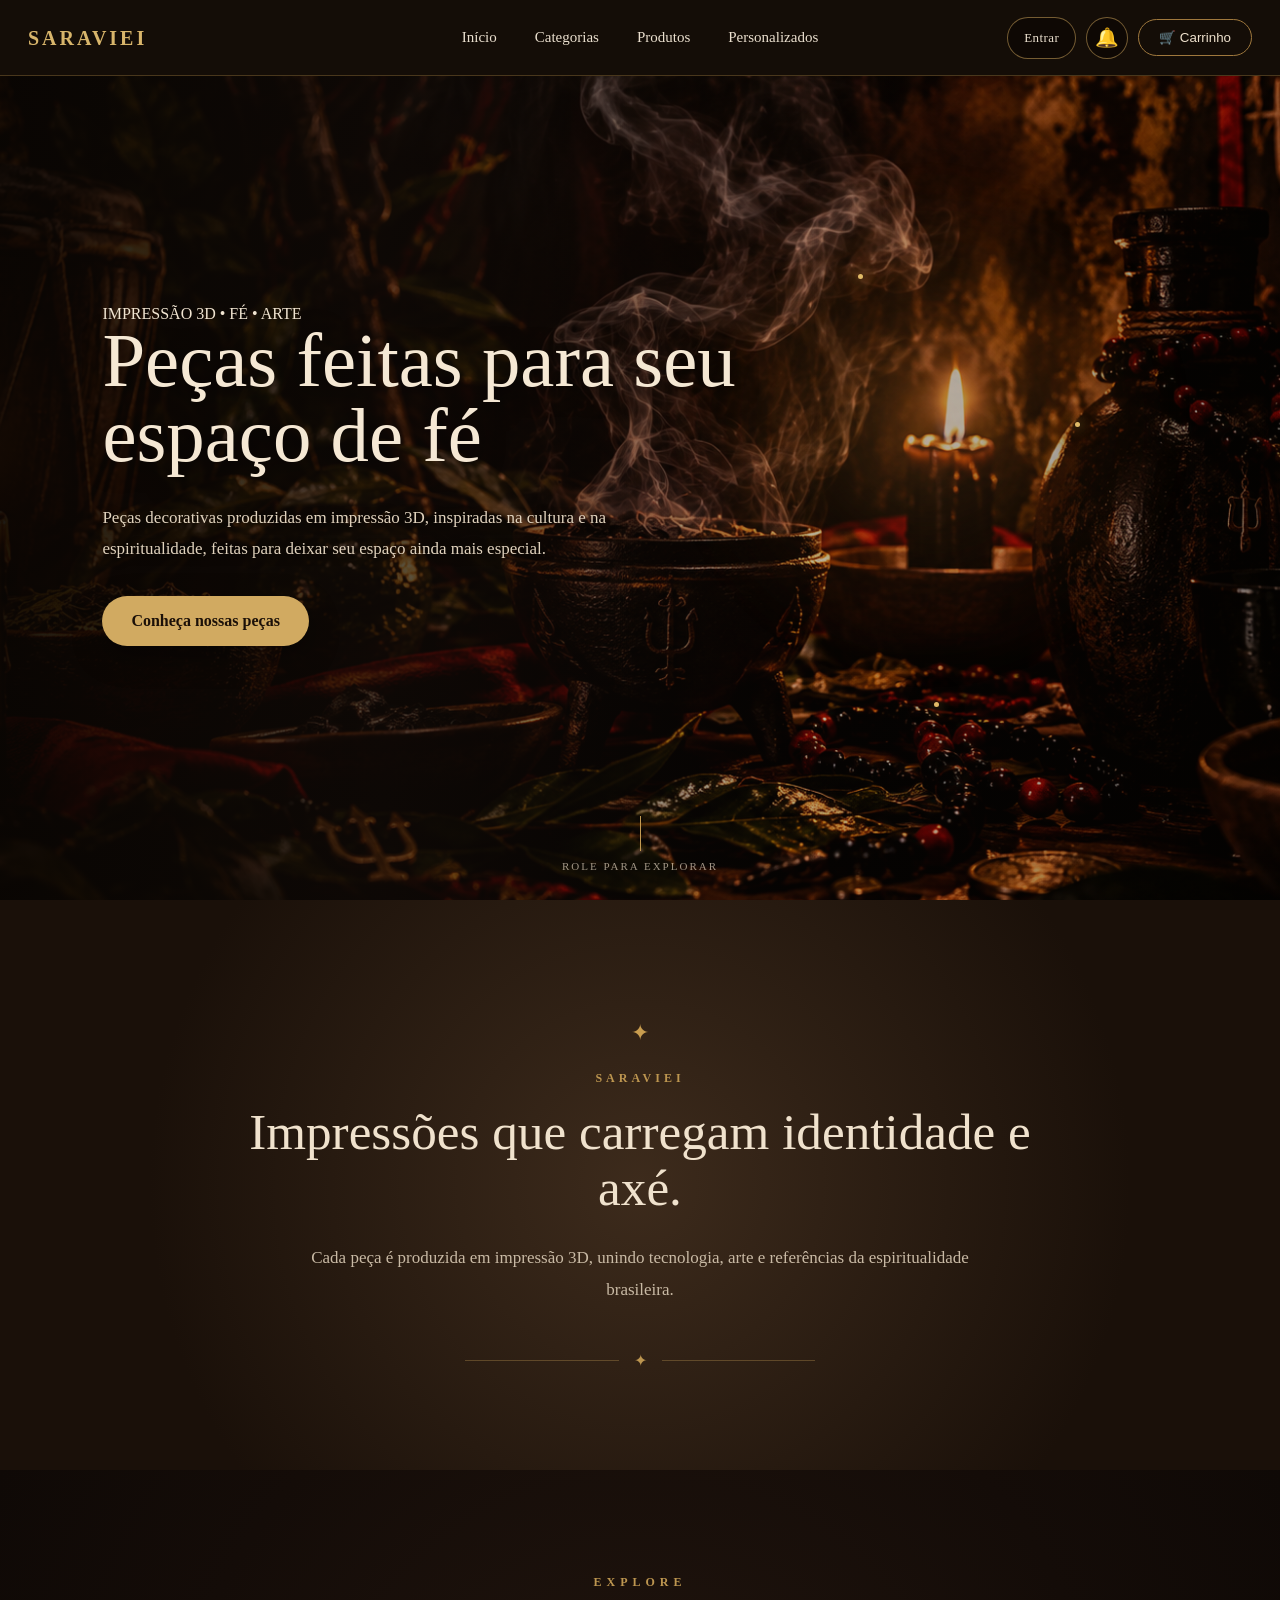
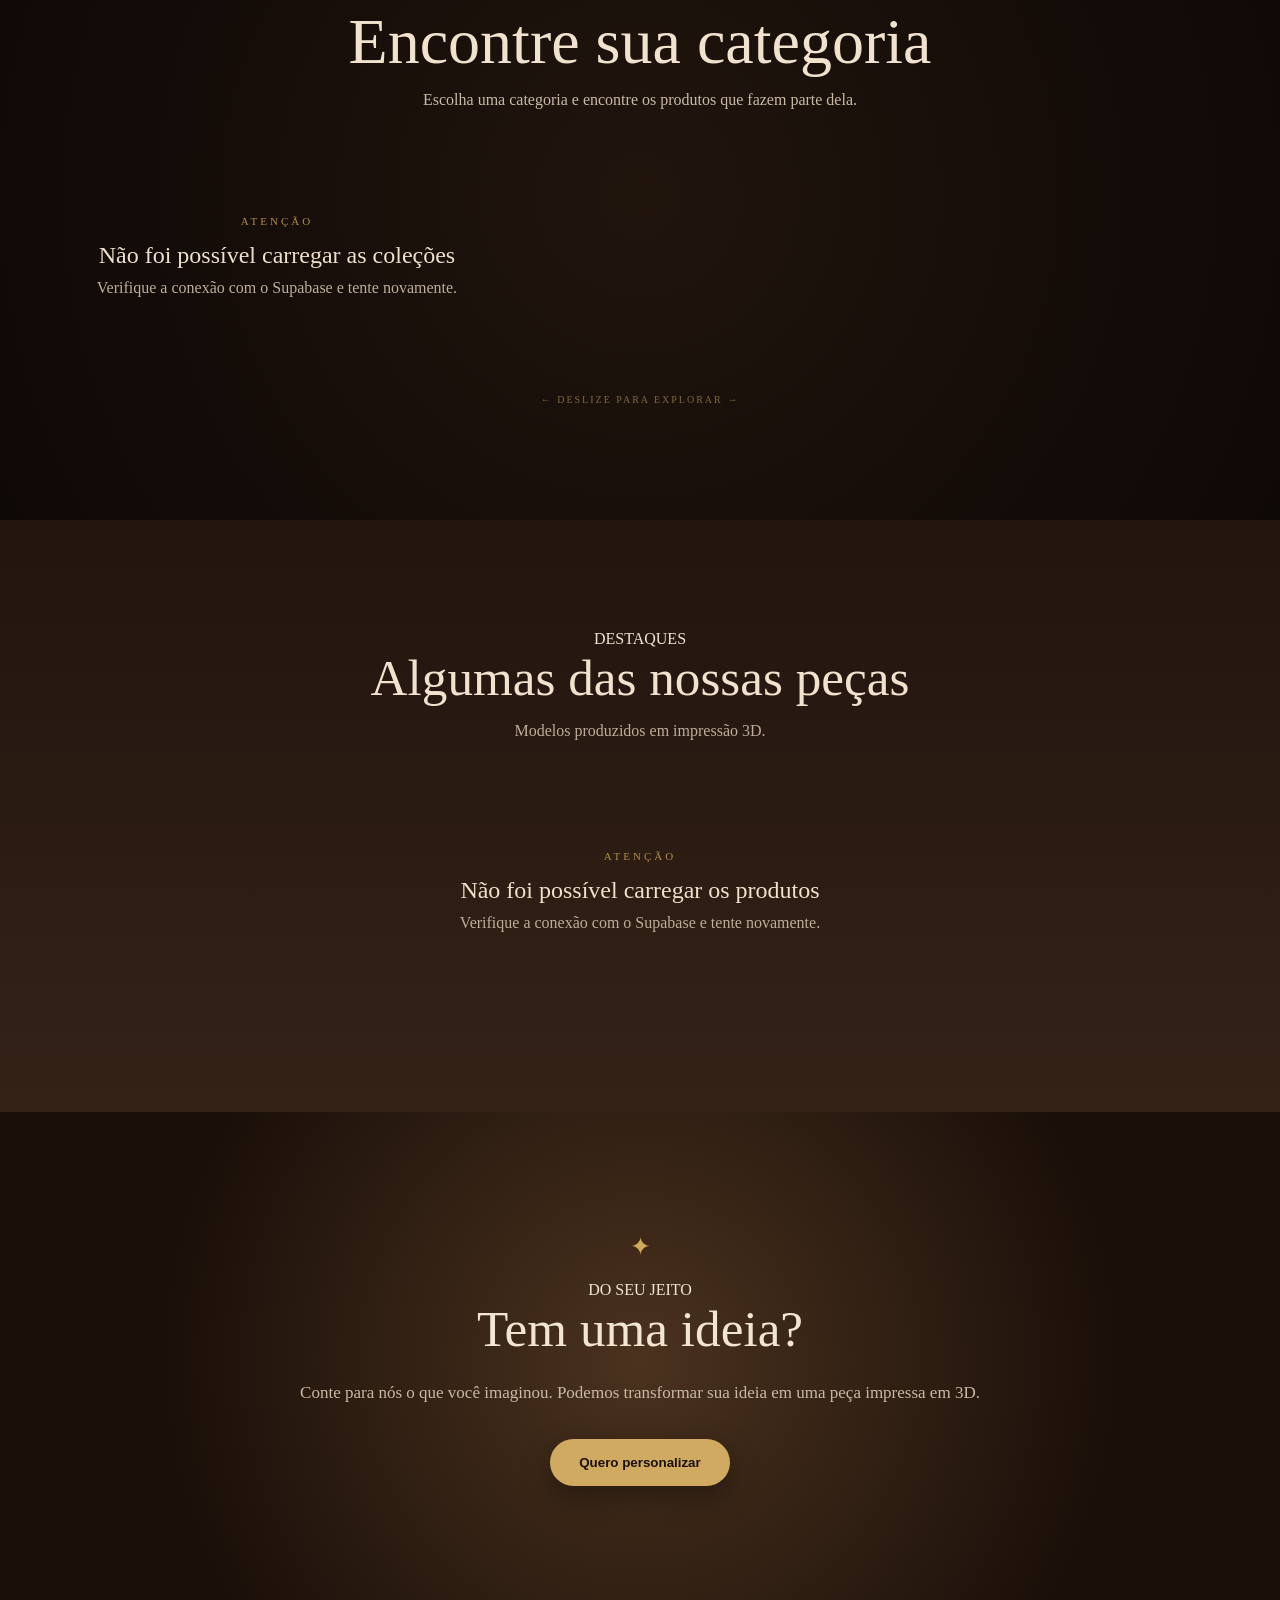
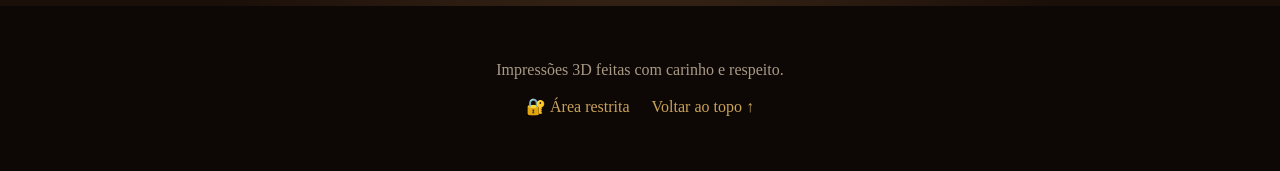
<file: index.html>
<!DOCTYPE html>
<html lang="pt-BR">

<head>
    <meta charset="UTF-8">
    <meta name="viewport" content="width=device-width, initial-scale=1.0">

    <title>Saraviei | Impressões 3D</title>

    <link rel="stylesheet" href="style.css">

<style>
    .cabecalho {
        position: relative !important;
        display: flex !important;
        align-items: center !important;
        justify-content: center !important;
        width: 100%;
    }

    .logo {
        position: absolute !important;
        left: 28px;
        top: 50%;
        transform: translateY(-50%);
    }

    .menu {
        display: flex !important;
        align-items: center;
        justify-content: center;
        margin: 0 auto !important;
    }

    .acoes-cliente {
        position: absolute !important;
        right: 28px;
        top: 50%;
        transform: translateY(-50%);
        display: flex;
        align-items: center;
        justify-content: flex-end;
        gap: 10px;
        margin: 0 !important;
        white-space: nowrap;
    }

    .acoes-cliente .botao-carrinho {
        position: static !important;
        margin: 0 !important;
        flex-shrink: 0;
    }

    .acoes-cliente .botao-conta,
    .acoes-cliente .botao-notificacoes {
        flex-shrink: 0;
    }

    .botao-conta,
    .botao-notificacoes {
        display: inline-flex;
        align-items: center;
        justify-content: center;
        min-height: 42px;
        border: 1px solid rgba(202, 163, 90, 0.55);
        background: rgba(13, 8, 5, 0.72);
        color: #eadfce;
        text-decoration: none;
        cursor: pointer;
        transition: 0.3s ease;
        box-sizing: border-box;
    }

    .botao-conta {
        padding: 0 16px;
        border-radius: 999px;
        font-size: 13px;
        letter-spacing: 0.4px;
    }

    .botao-notificacoes {
        width: 42px;
        padding: 0;
        border-radius: 50%;
        font-size: 19px;
        position: relative;
    }

    .botao-conta:hover,
    .botao-notificacoes:hover {
        color: #f0cc7b;
        border-color: #caa35a;
        background: rgba(118, 80, 43, 0.28);
        transform: translateY(-1px);
    }

    @media (max-width: 900px) {
        .logo {
            position: static !important;
            transform: none !important;
        }

        .acoes-cliente {
            position: static !important;
            transform: none !important;
            margin-left: 0 !important;
            gap: 8px;
        }

        .acoes-cliente .botao-carrinho {
            flex-shrink: 0;
        }

        .botao-conta {
            padding: 0 12px;
            font-size: 12px;
        }

        .botao-notificacoes {
            width: 40px;
            min-height: 40px;
        }
    }

    @media (max-width: 600px) {
        .acoes-cliente {
            gap: 6px;
        }

        .botao-conta {
            min-height: 38px;
            padding: 0 10px;
            font-size: 11px;
        }

        .botao-notificacoes {
            width: 38px;
            min-height: 38px;
            font-size: 17px;
        }
    }
</style>

</head>

<body>

    <!-- CABEÇALHO -->
    <header class="cabecalho">

        <div class="logo">
            SARAVIEI
        </div>

        <nav class="menu">
            <a href="index.html">Início</a>
            <a href="#categorias">Categorias</a>
            <a href="produtos.html">Produtos</a>
            <a href="#personalizados">Personalizados</a>
        </nav>

        <div class="acoes-cliente">
            <a
                href="cliente-login.html"
                class="botao-conta"
                aria-label="Entrar ou acessar minha conta"
            >
                Entrar
            </a>

            <a
                href="meus-pedidos.html"
                class="botao-notificacoes"
                aria-label="Acompanhar pedidos e notificações"
                title="Acompanhar pedidos"
            >
                🔔
            </a>

            <button
                class="botao-carrinho"
                type="button"
                onclick="window.location.href='carrinho.html'"
            >
                🛒 Carrinho
            </button>
        </div>

    </header>


    <!-- CONTEÚDO -->
    <main>

        <!-- HERO -->
        <section class="hero-preto">

            <div class="hero-imagem"></div>

            <div class="hero-sombra"></div>

            <div class="brilho brilho-1"></div>
            <div class="brilho brilho-2"></div>
            <div class="brilho brilho-3"></div>

            <div class="folha-flutuante folha-1"></div>
            <div class="folha-flutuante folha-2"></div>
            <div class="folha-flutuante folha-3"></div>
            <div class="folha-flutuante folha-4"></div>

            <div class="fumaca fumaca-1"></div>
            <div class="fumaca fumaca-2"></div>

            <div class="hero-conteudo">

                <span class="hero-label">
                    IMPRESSÃO 3D • FÉ • ARTE
                </span>

                <h1>
                    Peças feitas para
                    <span>seu espaço de fé</span>
                </h1>

                <p>
                    Peças decorativas produzidas em impressão 3D,
                    inspiradas na cultura e na espiritualidade,
                    feitas para deixar seu espaço ainda mais especial.
                </p>

                <a
                    href="#categorias"
                    class="botao-principal"
                >
                    Conheça nossas peças
                </a>

                <div class="linha-decorativa"></div>

            </div>

            <div class="indicador-scroll">
                <span></span>
                ROLE PARA EXPLORAR
            </div>

        </section>


        <!-- INTRODUÇÃO -->
        <section class="introducao">

            <div class="ornamento">
                ✦
            </div>

            <span class="pequeno-titulo">
                SARAVIEI
            </span>

            <h2>
                Impressões que carregam
                <span>identidade e axé.</span>
            </h2>

            <p>
                Cada peça é produzida em impressão 3D,
                unindo tecnologia, arte e referências
                da espiritualidade brasileira.
            </p>

            <div class="linha-ornamental">
                <span></span>
                ✦
                <span></span>
            </div>

        </section>


        <!-- CATEGORIAS / COLEÇÕES -->
        <section
            class="categorias"
            id="categorias"
        >

            <div class="titulo-secao">

                <span>
                    EXPLORE
                </span>

                <h2>
                    Encontre sua categoria
                </h2>

                <p>
                    Escolha uma categoria e encontre os produtos que fazem parte dela.
                </p>

            </div>


            <div
                class="grade-categorias"
                id="gradeColecoes"
            >

                <div
                    style="
                        grid-column: 1 / -1;
                        text-align: center;
                        padding: 50px 20px;
                        color: #bcae9a;
                    "
                >
                    Carregando coleções...
                </div>

            </div>

        </section>


        <!-- PRODUTOS EM DESTAQUE -->
        <section
            class="pecas"
            id="produtos"
        >

            <div class="titulo-secao">

                <span>
                    DESTAQUES
                </span>

                <h2>
                    Algumas das nossas peças
                </h2>

                <p>
                    Modelos produzidos em impressão 3D.
                </p>

            </div>


            <div
                class="grade-produtos"
                id="gradeProdutos"
            >

                <article class="produto">

                    <div class="produto-imagem imagem-madeira">

                        <div style="font-size: 70px;">
                            ✨
                        </div>

                    </div>

                    <div class="produto-info">

                        <span class="produto-categoria">
                            CARREGANDO
                        </span>

                        <h3>
                            Carregando produtos...
                        </h3>

                        <p>
                            Aguarde enquanto buscamos as peças disponíveis.
                        </p>

                        <div class="produto-final">

                            <strong>
                                —
                            </strong>

                        </div>

                    </div>

                </article>

            </div>

        </section>


        <!-- PERSONALIZADOS -->
        <section
            class="personalizados"
            id="personalizados"
        >

            <div class="personalizados-conteudo">

                <div class="ornamento-dourado">
                    ✦
                </div>

                <span>
                    DO SEU JEITO
                </span>

                <h2>
                    Tem uma ideia?
                </h2>

                <p>
                    Conte para nós o que você imaginou.
                    Podemos transformar sua ideia em uma peça
                    impressa em 3D.
                </p>

                <button
                    class="botao-principal"
                    type="button"
                    onclick="window.location.href='personalizados.html'"
                >
                    Quero personalizar
                </button>

            </div>

        </section>

    </main>


    <!-- RODAPÉ -->
    <footer class="rodape">

        <div class="logo">
            SARAVIEI
        </div>

        <p>
            Impressões 3D feitas com carinho e respeito.
        </p>

        <div
            style="
                display: flex;
                align-items: center;
                justify-content: center;
                gap: 22px;
                flex-wrap: wrap;
                margin-top: 18px;
            "
        >

            <a
                href="admin-login.html"
                class="voltar"
            >
                🔐 Área restrita
            </a>

            <a
                href="#"
                class="voltar"
                onclick="window.scrollTo({top: 0, behavior: 'smooth'}); return false;"
            >
                Voltar ao topo ↑
            </a>

        </div>

    </footer>


    <script>

        const SUPABASE_URL =
            "https://gmimzvnuvraletepczrp.supabase.co";

        const SUPABASE_ANON_KEY =
            "sb_publishable_NtJmSYaKmuQuLY2QvfQKLQ_rFA8Ceqx";


        const gradeProdutos =
            document.getElementById("gradeProdutos");

        const gradeColecoes =
            document.getElementById("gradeColecoes");


        function escaparHTML(valor) {

            if (
                valor === null ||
                valor === undefined
            ) {
                return "";
            }

            return String(valor)
                .replaceAll("&", "&amp;")
                .replaceAll("<", "&lt;")
                .replaceAll(">", "&gt;")
                .replaceAll('"', "&quot;")
                .replaceAll("'", "&#039;");
        }


        function formatarPreco(valor) {

            const numero =
                Number(valor);

            if (!Number.isFinite(numero)) {
                return "R$ 0,00";
            }

            return numero.toLocaleString(
                "pt-BR",
                {
                    style: "currency",
                    currency: "BRL"
                }
            );
        }


        function escolherImagemProduto(produto) {

            return (
                produto.imagem_url ||
                produto.imagem ||
                produto.image_url ||
                produto.foto_url ||
                ""
            );
        }


        function escolherDescricao(produto) {

            return (
                produto.descricao ||
                produto.description ||
                "Peça produzida em impressão 3D."
            );
        }


        function escolherPreco(produto) {

            const promocional =
                Number(
                    produto.preco_promocional
                );

            const preco =
                Number(
                    produto.preco
                );

            if (
                Number.isFinite(promocional) &&
                promocional > 0
            ) {
                return promocional;
            }

            if (
                Number.isFinite(preco)
            ) {
                return preco;
            }

            return 0;
        }


        function escolherNomeProduto(produto) {

            return (
                produto.nome ||
                produto.name ||
                produto.titulo ||
                produto.title ||
                "Produto Saraviei"
            );
        }


        function classeImagem(indice) {

            const classes = [
                "imagem-ervas",
                "imagem-madeira",
                "imagem-placa"
            ];

            return classes[
                indice % classes.length
            ];
        }


        function simboloProduto(indice) {

            const simbolos = [
                "🕯️",
                "🌿",
                "✨"
            ];

            return simbolos[
                indice % simbolos.length
            ];
        }


        function criarCardProduto(
            produto,
            indice
        ) {

            const nome =
                escolherNomeProduto(
                    produto
                );

            const descricao =
                escolherDescricao(
                    produto
                );

            const preco =
                escolherPreco(
                    produto
                );

            const imagem =
                escolherImagemProduto(
                    produto
                );


            const card =
                document.createElement(
                    "article"
                );

            card.className =
                "produto";

            card.setAttribute(
                "role",
                "button"
            );

            card.setAttribute(
                "tabindex",
                "0"
            );


            let imagemHTML;


            if (imagem) {

                const imagemSegura =
                    String(imagem)
                        .replaceAll(
                            "'",
                            "\\'"
                        );

                imagemHTML = `
                    <div
                        class="produto-imagem"
                        style="
                            background-image:
                                url('${imagemSegura}');
                            background-size: cover;
                            background-position: center;
                        "
                    ></div>
                `;

            } else {

                imagemHTML = `
                    <div
                        class="produto-imagem ${classeImagem(indice)}"
                    >
                        <div style="font-size: 70px;">
                            ${simboloProduto(indice)}
                        </div>
                    </div>
                `;
            }


            card.innerHTML = `

                ${imagemHTML}

                <div class="produto-info">

                    <span class="produto-categoria">
                        SARAVIEI
                    </span>

                    <h3>
                        ${escaparHTML(
                            nome
                        )}
                    </h3>

                    <p>
                        ${escaparHTML(
                            descricao
                        )}
                    </p>

                    <div class="produto-final">

                        <strong>
                            ${formatarPreco(
                                preco
                            )}
                        </strong>

                        <button
                            type="button"
                            class="botao-ver-produto"
                        >
                            Ver produto
                        </button>

                    </div>

                </div>
            `;


            function abrirProduto() {

                if (!produto.id) {
                    return;
                }

                window.location.href =
                    "produto.html?id=" +
                    encodeURIComponent(
                        produto.id
                    );
            }


            card.addEventListener(
                "click",
                abrirProduto
            );


            card.addEventListener(
                "keydown",
                function(evento) {

                    if (
                        evento.key === "Enter" ||
                        evento.key === " "
                    ) {

                        evento.preventDefault();

                        abrirProduto();
                    }
                }
            );


            return card;
        }


        function criarCardColecao(
            colecao,
            indice
        ) {

            const id =
                colecao.id;

            const nome =
                colecao.nome ||
                colecao.name ||
                "Coleção";


            const icones = [
                "🖨️",
                "🕯️",
                "🌿",
                "📿",
                "✨",
                "🎨",
                "🎁",
                "🕊️",
                "🔮",
                "🌙",
                "⭐",
                "🪬"
            ];


            const etiquetas = [
                "CRIATIVIDADE",
                "LUZ",
                "AROMA",
                "FÉ",
                "AMBIENTE",
                "EXCLUSIVO",
                "COMBINAÇÕES",
                "TRADIÇÃO",
                "ESSÊNCIA",
                "ENERGIA",
                "ESPECIAL",
                "SARAVIEI"
            ];


            const classes = [
                "categoria-impressao",
                "categoria-velas",
                "categoria-defumacao",
                "categoria-acessorios",
                "categoria-decoracao",
                "categoria-personalizados",
                "categoria-kits",
                "categoria-artigos"
            ];


            const card =
                document.createElement("a");


            card.href =
                "produtos.html?colecao=" +
                encodeURIComponent(
                    String(id)
                );


            card.className =
                "categoria " +
                classes[
                    indice % classes.length
                ];


            card.innerHTML = `

                <div class="categoria-icone">
                    ${icones[indice % icones.length]}
                </div>

                <div class="categoria-texto">

                    <span>
                        ${etiquetas[indice % etiquetas.length]}
                    </span>

                    <h3>
                        ${escaparHTML(nome)}
                    </h3>

                    <p>
                        Encontre os produtos desta coleção.
                    </p>

                </div>

                <div class="seta">
                    →
                </div>
            `;


            return card;
        }


        async function carregarColecoes() {

            gradeColecoes.innerHTML = `

                <div
                    style="
                        grid-column: 1 / -1;
                        text-align: center;
                        padding: 50px 20px;
                        color: #bcae9a;
                    "
                >
                    Carregando coleções...
                </div>
            `;


            try {

                const resposta =
                    await fetch(
                        SUPABASE_URL +
                        "/rest/v1/collections" +
                        "?select=*" +
                        "&order=created_at.asc",
                        {
                            method: "GET",

                            headers: {
                                "apikey":
                                    SUPABASE_ANON_KEY,

                                "Authorization":
                                    "Bearer " +
                                    SUPABASE_ANON_KEY,

                                "Content-Type":
                                    "application/json"
                            }
                        }
                    );


                if (!resposta.ok) {

                    const texto =
                        await resposta.text();

                    throw new Error(
                        texto ||
                        "Não foi possível carregar as coleções."
                    );
                }


                const colecoes =
                    await resposta.json();


                if (
                    !Array.isArray(colecoes) ||
                    colecoes.length === 0
                ) {

                    gradeColecoes.innerHTML = `

                        <div
                            style="
                                grid-column: 1 / -1;
                                text-align: center;
                                padding: 50px 20px;
                                color: #bcae9a;
                            "
                        >

                            <span
                                style="
                                    display: block;
                                    color: #b68d4b;
                                    letter-spacing: 3px;
                                    font-size: 11px;
                                    margin-bottom: 15px;
                                "
                            >
                                SARAVIEI
                            </span>

                            <h3
                                style="
                                    color: #eee0ca;
                                    font-size: 24px;
                                    font-weight: normal;
                                    margin-bottom: 10px;
                                "
                            >
                                Nenhuma coleção disponível
                            </h3>

                            <p>
                                As coleções cadastradas no painel aparecerão aqui.
                            </p>

                        </div>
                    `;

                    return;
                }


                gradeColecoes.innerHTML = "";


                colecoes.forEach(
                    function(
                        colecao,
                        indice
                    ) {

                        gradeColecoes.appendChild(
                            criarCardColecao(
                                colecao,
                                indice
                            )
                        );

                    }
                );


            } catch (erro) {

                console.error(
                    "Erro ao carregar coleções:",
                    erro
                );


                gradeColecoes.innerHTML = `

                    <div
                        style="
                            grid-column: 1 / -1;
                            text-align: center;
                            padding: 50px 20px;
                            color: #bcae9a;
                        "
                    >

                        <span
                            style="
                                display: block;
                                color: #b68d4b;
                                letter-spacing: 3px;
                                font-size: 11px;
                                margin-bottom: 15px;
                            "
                        >
                            ATENÇÃO
                        </span>

                        <h3
                            style="
                                color: #eee0ca;
                                font-size: 24px;
                                font-weight: normal;
                                margin-bottom: 10px;
                            "
                        >
                            Não foi possível carregar as coleções
                        </h3>

                        <p>
                            Verifique a conexão com o Supabase e tente novamente.
                        </p>

                    </div>
                `;
            }
        }


        async function carregarProdutosHome() {

            gradeProdutos.innerHTML = `

                <article class="produto">

                    <div class="produto-imagem imagem-madeira">

                        <div style="font-size: 70px;">
                            ✨
                        </div>

                    </div>

                    <div class="produto-info">

                        <span class="produto-categoria">
                            SARAVIEI
                        </span>

                        <h3>
                            Carregando produtos...
                        </h3>

                        <p>
                            Buscando os produtos disponíveis.
                        </p>

                    </div>

                </article>
            `;


            try {

                const resposta =
                    await fetch(
                        SUPABASE_URL +
                        "/rest/v1/products" +
                        "?select=*" +
                        "&mostrar_na_home=eq.true",
                        {
                            method: "GET",

                            headers: {
                                "apikey":
                                    SUPABASE_ANON_KEY,

                                "Authorization":
                                    "Bearer " +
                                    SUPABASE_ANON_KEY,

                                "Content-Type":
                                    "application/json"
                            }
                        }
                    );


                if (!resposta.ok) {

                    const erroTexto =
                        await resposta.text();

                    throw new Error(
                        erroTexto ||
                        "Erro ao consultar produtos."
                    );
                }


                let produtos =
                    await resposta.json();


                if (!Array.isArray(produtos)) {
                    produtos = [];
                }


                produtos =
                    produtos.filter(
                        function(produto) {

                            return (
                                produto.ativo !== false &&
                                produto.active !== false
                            );

                        }
                    );


                if (produtos.length === 0) {

                    gradeProdutos.innerHTML = `

                        <div
                            style="
                                grid-column: 1 / -1;
                                text-align: center;
                                padding: 50px 20px;
                                color: #bcae9a;
                            "
                        >

                            <span
                                style="
                                    display: block;
                                    color: #b68d4b;
                                    letter-spacing: 3px;
                                    font-size: 11px;
                                    margin-bottom: 15px;
                                "
                            >
                                DESTAQUES
                            </span>

                            <h3
                                style="
                                    color: #eee0ca;
                                    font-size: 24px;
                                    font-weight: normal;
                                    margin-bottom: 10px;
                                "
                            >
                                Nenhum produto selecionado ainda
                            </h3>

                            <p>
                                Escolha no painel administrativo quais peças devem aparecer aqui.
                            </p>

                        </div>
                    `;

                    return;
                }


                gradeProdutos.innerHTML = "";


                produtos.forEach(
                    function(
                        produto,
                        indice
                    ) {

                        gradeProdutos.appendChild(
                            criarCardProduto(
                                produto,
                                indice
                            )
                        );

                    }
                );


            } catch (erro) {

                console.error(
                    "Erro ao carregar produtos:",
                    erro
                );


                gradeProdutos.innerHTML = `

                    <div
                        style="
                            grid-column: 1 / -1;
                            text-align: center;
                            padding: 50px 20px;
                            color: #bcae9a;
                        "
                    >

                        <span
                            style="
                                display: block;
                                color: #b68d4b;
                                letter-spacing: 3px;
                                font-size: 11px;
                                margin-bottom: 15px;
                            "
                        >
                            ATENÇÃO
                        </span>

                        <h3
                            style="
                                color: #eee0ca;
                                font-size: 24px;
                                font-weight: normal;
                                margin-bottom: 10px;
                            "
                        >
                            Não foi possível carregar os produtos
                        </h3>

                        <p>
                            Verifique a conexão com o Supabase e tente novamente.
                        </p>

                    </div>
                `;
            }
        }


        carregarColecoes();
        carregarProdutosHome();

    </script>

</body>

</html>
</file>
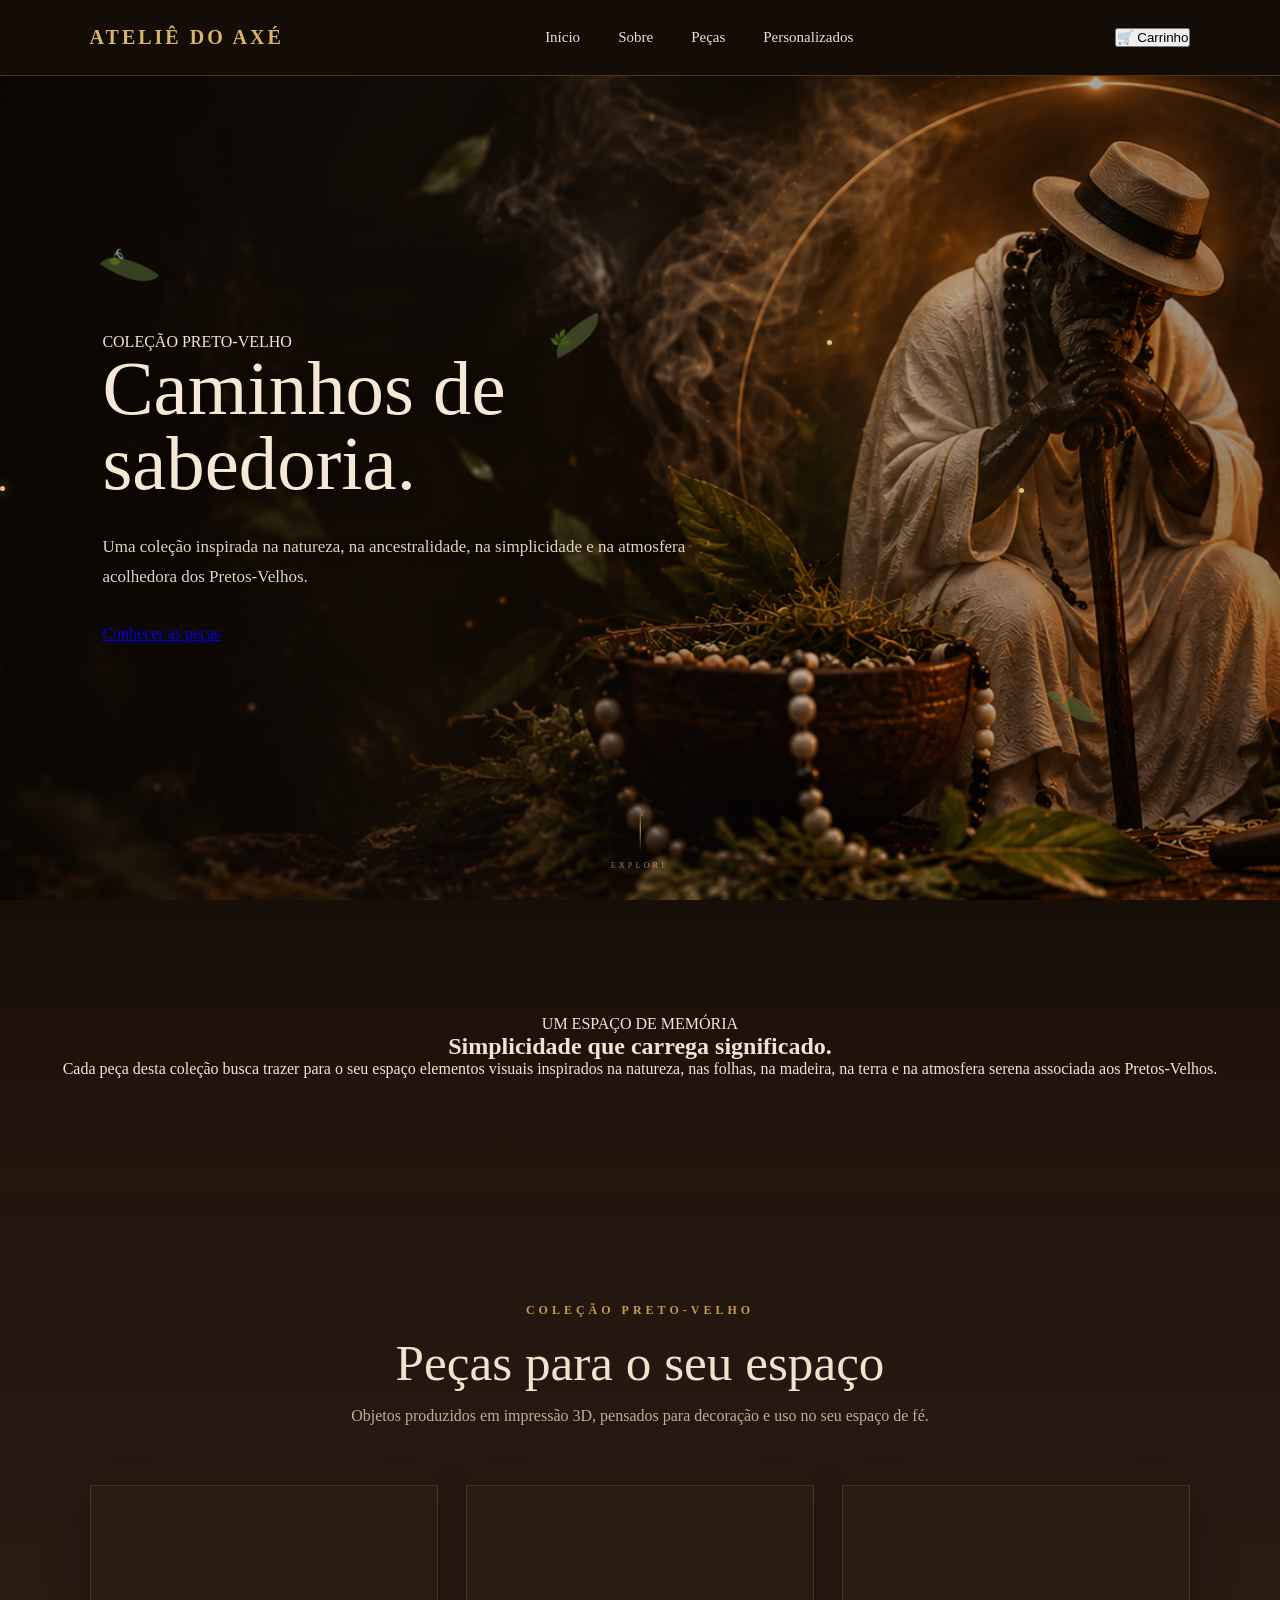
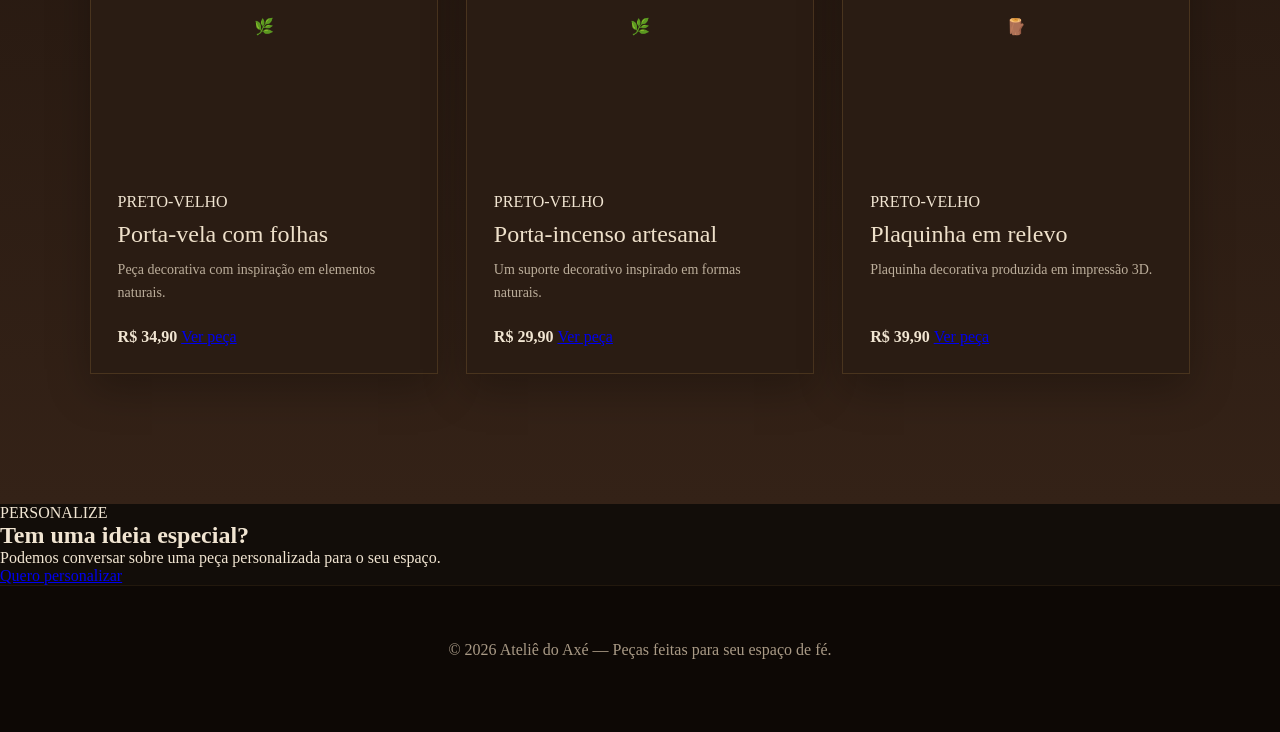
<file: colecao.html>
<!DOCTYPE html>
<html lang="pt-BR">

<head>
    <meta charset="UTF-8">
    <meta name="viewport" content="width=device-width, initial-scale=1.0">

    <title>Preto-Velho | Ateliê do Axé</title>

    <link rel="stylesheet" href="preto-velho.css">
</head>

<body>

    <header class="cabecalho">

        <a href="index.html" class="logo">
            ATELIÊ DO AXÉ
        </a>


        <nav class="menu">

            <a href="index.html">
                Início
            </a>

            <a href="#sobre">
                Sobre
            </a>

            <a href="#pecas">
                Peças
            </a>

            <a href="#personalizados">
                Personalizados
            </a>

        </nav>


        <button class="carrinho" type="button">
            🛒 Carrinho
        </button>

    </header>


    <main>


        <!-- =========================
             HERO
        ========================== -->

        <section class="hero-preto">

            <div class="hero-imagem"></div>

            <div class="hero-sombra"></div>

            <div class="luz-ambiente"></div>


            <div class="hero-conteudo">

                <span class="hero-legenda">
                    COLEÇÃO PRETO-VELHO
                </span>


                <h1>
                    Caminhos de sabedoria.
                </h1>


                <p>
                    Uma coleção inspirada na natureza,
                    na ancestralidade, na simplicidade
                    e na atmosfera acolhedora dos
                    Pretos-Velhos.
                </p>


                <a href="#pecas" class="hero-botao">
                    Conhecer as peças
                </a>

            </div>


            <div class="folha folha-1">
                🍃
            </div>

            <div class="folha folha-2">
                🌿
            </div>

            <div class="folha folha-3">
                🍂
            </div>


            <div class="fumaça fumaça-1"></div>

            <div class="fumaça fumaça-2"></div>

            <div class="fumaça fumaça-3"></div>


            <div class="brilho brilho-1"></div>

            <div class="brilho brilho-2"></div>

            <div class="brilho brilho-3"></div>


            <div class="scroll-indicator">

                <span>
                    ↓
                </span>

                <small>
                    explore
                </small>

            </div>

        </section>



        <!-- =========================
             SOBRE
        ========================== -->

        <section class="intro-preto" id="sobre">

            <div class="intro-texto">

                <span class="secao-legenda">
                    UM ESPAÇO DE MEMÓRIA
                </span>


                <h2>
                    Simplicidade que carrega significado.
                </h2>


                <p>
                    Cada peça desta coleção busca trazer
                    para o seu espaço elementos visuais
                    inspirados na natureza, nas folhas,
                    na madeira, na terra e na atmosfera
                    serena associada aos Pretos-Velhos.
                </p>

            </div>

        </section>



        <!-- =========================
             PEÇAS
        ========================== -->

        <section class="pecas-preto" id="pecas">


            <div class="titulo-secao">

                <span>
                    COLEÇÃO PRETO-VELHO
                </span>


                <h2>
                    Peças para o seu espaço
                </h2>


                <p>
                    Objetos produzidos em impressão 3D,
                    pensados para decoração e uso no
                    seu espaço de fé.
                </p>

            </div>



            <div class="produtos-grid">


                <!-- PRODUTO 1 -->

                <article class="produto-card">


                    <div class="produto-visual produto-folhas">

                        <span>
                            🌿
                        </span>

                    </div>


                    <div class="produto-info">

                        <span>
                            PRETO-VELHO
                        </span>


                        <h3>
                            Porta-vela com folhas
                        </h3>


                        <p>
                            Peça decorativa com inspiração
                            em elementos naturais.
                        </p>


                        <strong>
                            R$ 34,90
                        </strong>


                        <a
                            href="produto.html"
                            class="produto-botao">

                            Ver peça

                        </a>

                    </div>

                </article>



                <!-- PRODUTO 2 -->

                <article class="produto-card">


                    <div class="produto-visual produto-incenso">

                        <span>
                            🌿
                        </span>

                    </div>


                    <div class="produto-info">

                        <span>
                            PRETO-VELHO
                        </span>


                        <h3>
                            Porta-incenso artesanal
                        </h3>


                        <p>
                            Um suporte decorativo inspirado
                            em formas naturais.
                        </p>


                        <strong>
                            R$ 29,90
                        </strong>


                        <a
                            href="produto.html"
                            class="produto-botao">

                            Ver peça

                        </a>

                    </div>

                </article>



                <!-- PRODUTO 3 -->

                <article class="produto-card">


                    <div class="produto-visual produto-placa">

                        <span>
                            🪵
                        </span>

                    </div>


                    <div class="produto-info">

                        <span>
                            PRETO-VELHO
                        </span>


                        <h3>
                            Plaquinha em relevo
                        </h3>


                        <p>
                            Plaquinha decorativa produzida
                            em impressão 3D.
                        </p>


                        <strong>
                            R$ 39,90
                        </strong>


                        <a
                            href="produto.html"
                            class="produto-botao">

                            Ver peça

                        </a>

                    </div>

                </article>


            </div>

        </section>



        <!-- =========================
             PERSONALIZADOS
        ========================== -->

        <section
            class="personalizados-preto"
            id="personalizados">


            <div>

                <span>
                    PERSONALIZE
                </span>


                <h2>
                    Tem uma ideia especial?
                </h2>


                <p>
                    Podemos conversar sobre uma peça
                    personalizada para o seu espaço.
                </p>


                <a href="index.html#personalizados">

                    Quero personalizar

                </a>

            </div>

        </section>


    </main>



    <!-- =========================
         RODAPÉ
    ========================== -->

    <footer class="rodape">

        <p>
            © 2026 Ateliê do Axé —
            Peças feitas para seu espaço de fé.
        </p>

    </footer>



    <script>

        const elementosFumaca =
            document.querySelectorAll(".fumaça");


        elementosFumaca.forEach(
            (elemento, indice) => {

                elemento.style.animationDelay =
                    `${indice * 1.5}s`;

            }
        );


        const brilhos =
            document.querySelectorAll(".brilho");


        brilhos.forEach(
            (brilho, indice) => {

                brilho.style.animationDelay =
                    `${indice * 1.2}s`;

            }
        );

    </script>

</body>

</html>
</file>
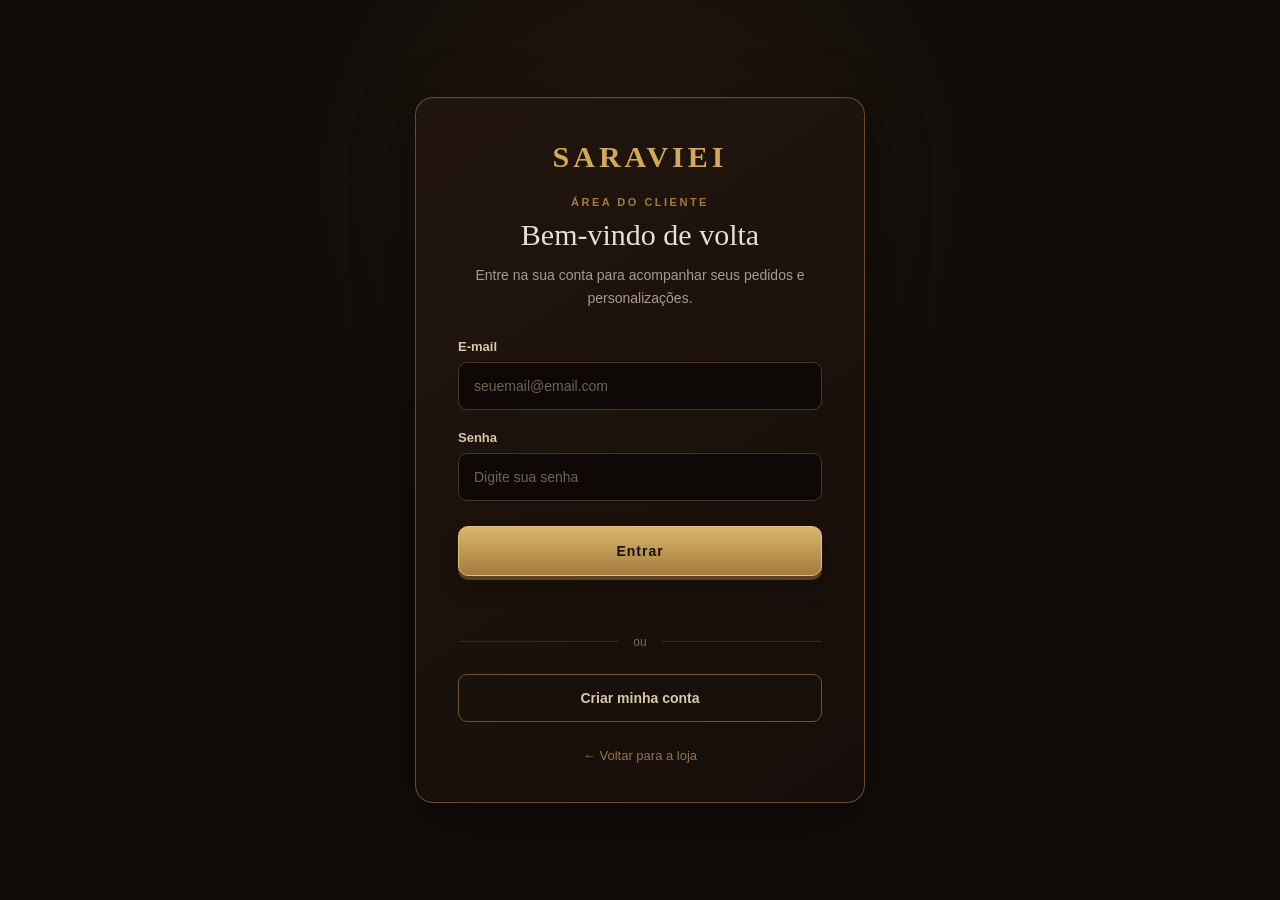
<file: login.html>
<!DOCTYPE html>
<html lang="pt-BR">

<head>

    <meta charset="UTF-8">

    <meta
        name="viewport"
        content="width=device-width, initial-scale=1.0"
    >

    <title>
        Entrar | Saraviei
    </title>

    <link
        rel="stylesheet"
        href="login.css"
    >

</head>


<body>


    <main class="pagina-login">


        <section class="caixa-login">


            <a
                href="index.html"
                class="logo"
            >
                SARAVIEI
            </a>


            <span class="subtitulo">
                ÁREA DO CLIENTE
            </span>


            <h1>
                Bem-vindo de volta
            </h1>


            <p class="descricao">
                Entre na sua conta para acompanhar seus pedidos
                e personalizações.
            </p>


            <form id="form-login">


                <div class="campo">

                    <label for="email">
                        E-mail
                    </label>

                    <input
                        type="email"
                        id="email"
                        placeholder="seuemail@email.com"
                        required
                    >

                </div>


                <div class="campo">

                    <label for="senha">
                        Senha
                    </label>

                    <input
                        type="password"
                        id="senha"
                        placeholder="Digite sua senha"
                        required
                    >

                </div>


                <button
                    type="submit"
                    class="botao-entrar"
                >
                    Entrar
                </button>


                <p
                    id="mensagem"
                    class="mensagem"
                ></p>


            </form>


            <div class="divisor">

                <span>
                    ou
                </span>

            </div>


            <button
                type="button"
                class="botao-cadastro"
                onclick="window.location.href='cadastro.html'"
            >
                Criar minha conta
            </button>


            <a
                href="index.html"
                class="voltar"
            >
                ← Voltar para a loja
            </a>


        </section>


    </main>


</body>

</html>
</file>
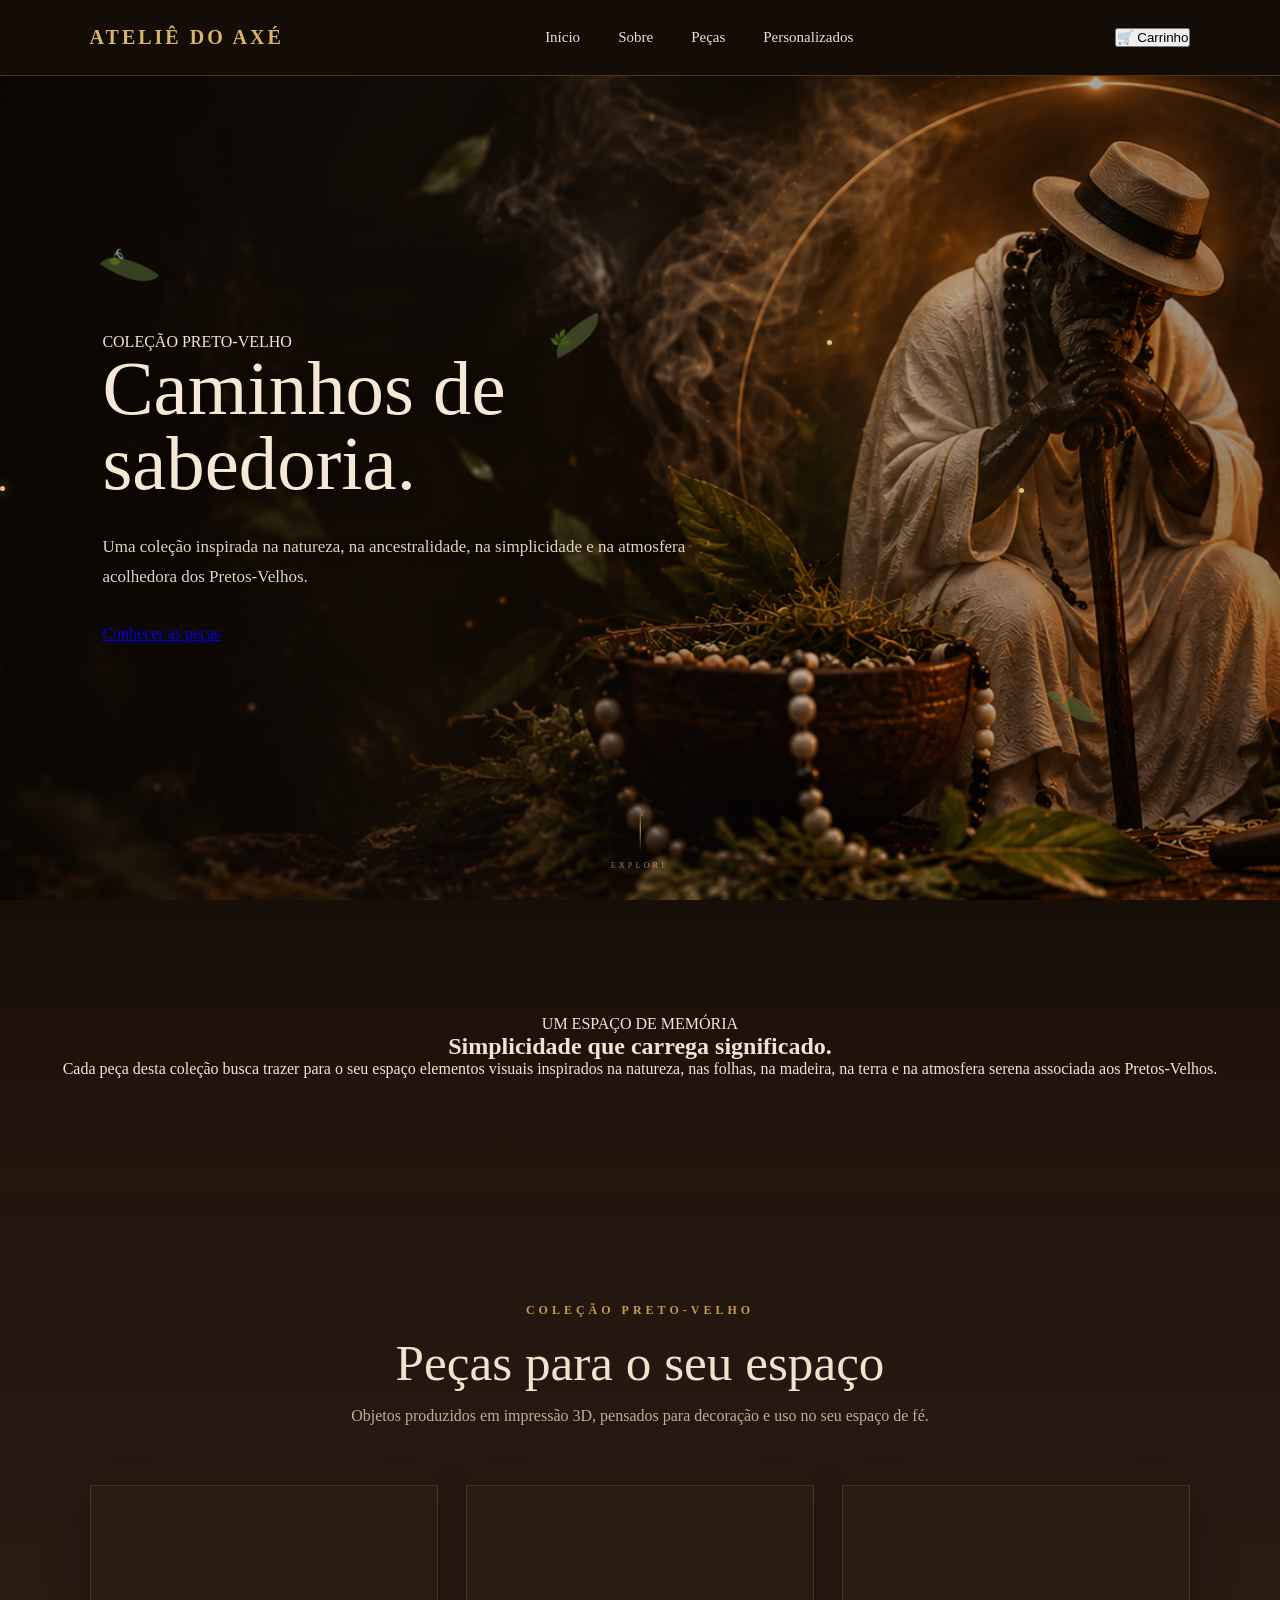
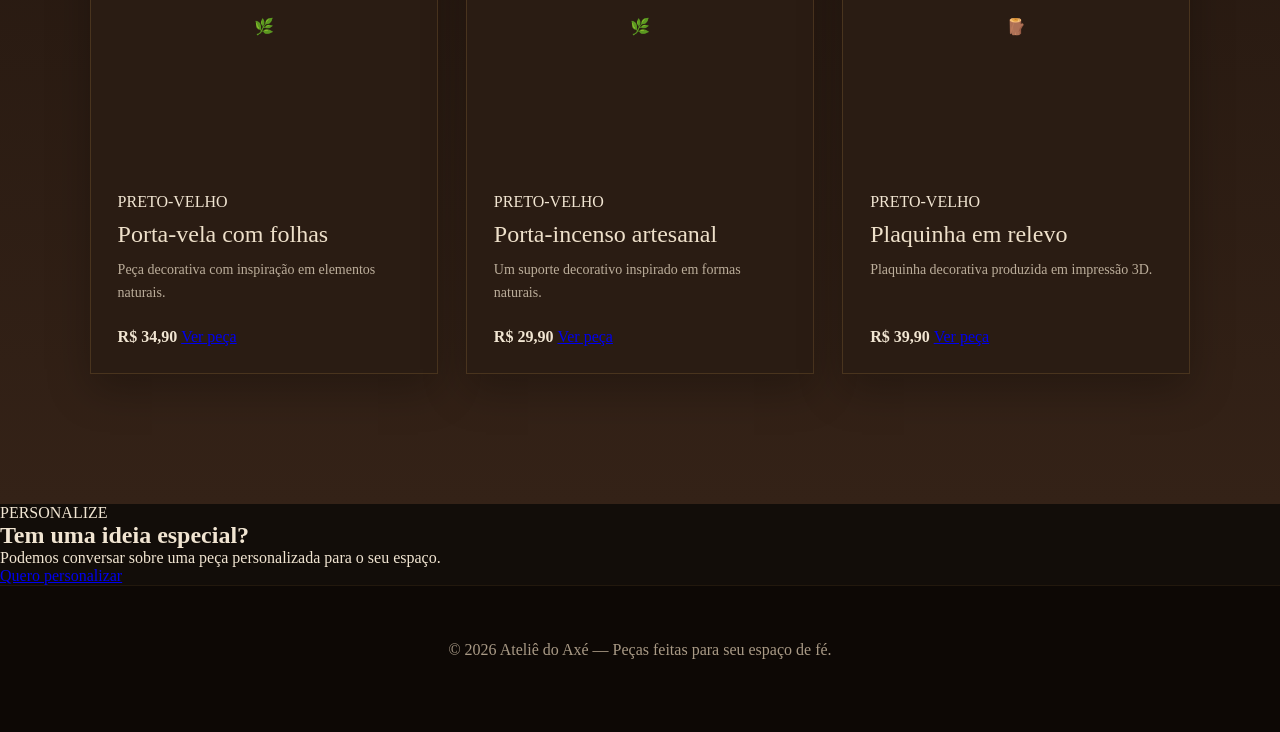
<file: preto-velho.html>
<!DOCTYPE html>
<html lang="pt-BR">

<head>
    <meta charset="UTF-8">
    <meta name="viewport" content="width=device-width, initial-scale=1.0">

    <title>Preto-Velho | Ateliê do Axé</title>

    <link rel="stylesheet" href="preto-velho.css">
</head>

<body>

    <header class="cabecalho">

        <a href="index.html" class="logo">
            ATELIÊ DO AXÉ
        </a>


        <nav class="menu">

            <a href="index.html">
                Início
            </a>

            <a href="#sobre">
                Sobre
            </a>

            <a href="#pecas">
                Peças
            </a>

            <a href="#personalizados">
                Personalizados
            </a>

        </nav>


        <button
            class="carrinho"
            type="button"
            id="botao-carrinho">

            🛒 Carrinho

        </button>

    </header>


    <main>


        <!-- HERO -->

        <section class="hero-preto">

            <div class="hero-imagem"></div>

            <div class="hero-sombra"></div>

            <div class="luz-ambiente"></div>


            <div class="hero-conteudo">

                <span class="hero-legenda">
                    COLEÇÃO PRETO-VELHO
                </span>


                <h1>
                    Caminhos de sabedoria.
                </h1>


                <p>
                    Uma coleção inspirada na natureza,
                    na ancestralidade, na simplicidade
                    e na atmosfera acolhedora dos
                    Pretos-Velhos.
                </p>


                <a href="#pecas" class="hero-botao">
                    Conhecer as peças
                </a>

            </div>


            <div class="folha folha-1">
                🍃
            </div>

            <div class="folha folha-2">
                🌿
            </div>

            <div class="folha folha-3">
                🍂
            </div>


            <div class="fumaça fumaça-1"></div>

            <div class="fumaça fumaça-2"></div>

            <div class="fumaça fumaça-3"></div>


            <div class="brilho brilho-1"></div>

            <div class="brilho brilho-2"></div>

            <div class="brilho brilho-3"></div>


            <div class="scroll-indicator">

                <span>
                    ↓
                </span>

                <small>
                    explore
                </small>

            </div>

        </section>


        <!-- SOBRE -->

        <section class="intro-preto" id="sobre">

            <div class="intro-texto">

                <span class="secao-legenda">
                    UM ESPAÇO DE MEMÓRIA
                </span>


                <h2>
                    Simplicidade que carrega significado.
                </h2>


                <p>
                    Cada peça desta coleção busca trazer
                    para o seu espaço elementos visuais
                    inspirados na natureza, nas folhas,
                    na madeira, na terra e na atmosfera
                    serena associada aos Pretos-Velhos.
                </p>

            </div>

        </section>


        <!-- PEÇAS -->

        <section class="pecas-preto" id="pecas">


            <div class="titulo-secao">

                <span>
                    COLEÇÃO PRETO-VELHO
                </span>


                <h2>
                    Peças para o seu espaço
                </h2>


                <p>
                    Objetos produzidos em impressão 3D,
                    pensados para decoração e uso no
                    seu espaço de fé.
                </p>

            </div>


            <div class="produtos-grid">


                <!-- PRODUTO 1 -->

                <article class="produto-card">

                    <div class="produto-visual produto-folhas">

                        <span>
                            🌿
                        </span>

                    </div>


                    <div class="produto-info">

                        <span>
                            PRETO-VELHO
                        </span>


                        <h3>
                            Porta-vela com folhas
                        </h3>


                        <p>
                            Peça decorativa com inspiração
                            em elementos naturais.
                        </p>


                        <strong>
                            R$ 34,90
                        </strong>


                        <a
                            href="produto.html?produto=porta-vela"
                            class="produto-botao">

                            Ver peça

                        </a>

                    </div>

                </article>


                <!-- PRODUTO 2 -->

                <article class="produto-card">

                    <div class="produto-visual produto-incenso">

                        <span>
                            🌿
                        </span>

                    </div>


                    <div class="produto-info">

                        <span>
                            PRETO-VELHO
                        </span>


                        <h3>
                            Porta-incenso artesanal
                        </h3>


                        <p>
                            Um suporte decorativo inspirado
                            em formas naturais.
                        </p>


                        <strong>
                            R$ 29,90
                        </strong>


                        <a
                            href="produto.html?produto=porta-incenso"
                            class="produto-botao">

                            Ver peça

                        </a>

                    </div>

                </article>


                <!-- PRODUTO 3 -->

                <article class="produto-card">

                    <div class="produto-visual produto-placa">

                        <span>
                            🪵
                        </span>

                    </div>


                    <div class="produto-info">

                        <span>
                            PRETO-VELHO
                        </span>


                        <h3>
                            Plaquinha em relevo
                        </h3>


                        <p>
                            Plaquinha decorativa produzida
                            em impressão 3D.
                        </p>


                        <strong>
                            R$ 39,90
                        </strong>


                        <a
                            href="produto.html?produto=plaquinha"
                            class="produto-botao">

                            Ver peça

                        </a>

                    </div>

                </article>


            </div>

        </section>


        <!-- PERSONALIZADOS -->

        <section
            class="personalizados-preto"
            id="personalizados">


            <div>

                <span>
                    PERSONALIZE
                </span>


                <h2>
                    Tem uma ideia especial?
                </h2>


                <p>
                    Podemos conversar sobre uma peça
                    personalizada para o seu espaço.
                </p>


                <a href="index.html#personalizados">

                    Quero personalizar

                </a>

            </div>

        </section>


    </main>


    <footer class="rodape">

        <p>
            © 2026 Ateliê do Axé —
            Peças feitas para seu espaço de fé.
        </p>

    </footer>


    <script>

        /*
        ============================================
        ANIMAÇÕES EXISTENTES
        ============================================
        */

        const elementosFumaca =
            document.querySelectorAll(".fumaça");


        elementosFumaca.forEach(
            (elemento, indice) => {

                elemento.style.animationDelay =
                    `${indice * 1.5}s`;

            }
        );


        const brilhos =
            document.querySelectorAll(".brilho");


        brilhos.forEach(
            (brilho, indice) => {

                brilho.style.animationDelay =
                    `${indice * 1.2}s`;

            }
        );


        /*
        ============================================
        BOTÃO CARRINHO
        ============================================
        */

        document
            .getElementById("botao-carrinho")
            .addEventListener("click", () => {

                window.location.href =
                    "carrinho.html";

            });

    </script>

</body>

</html>
</file>
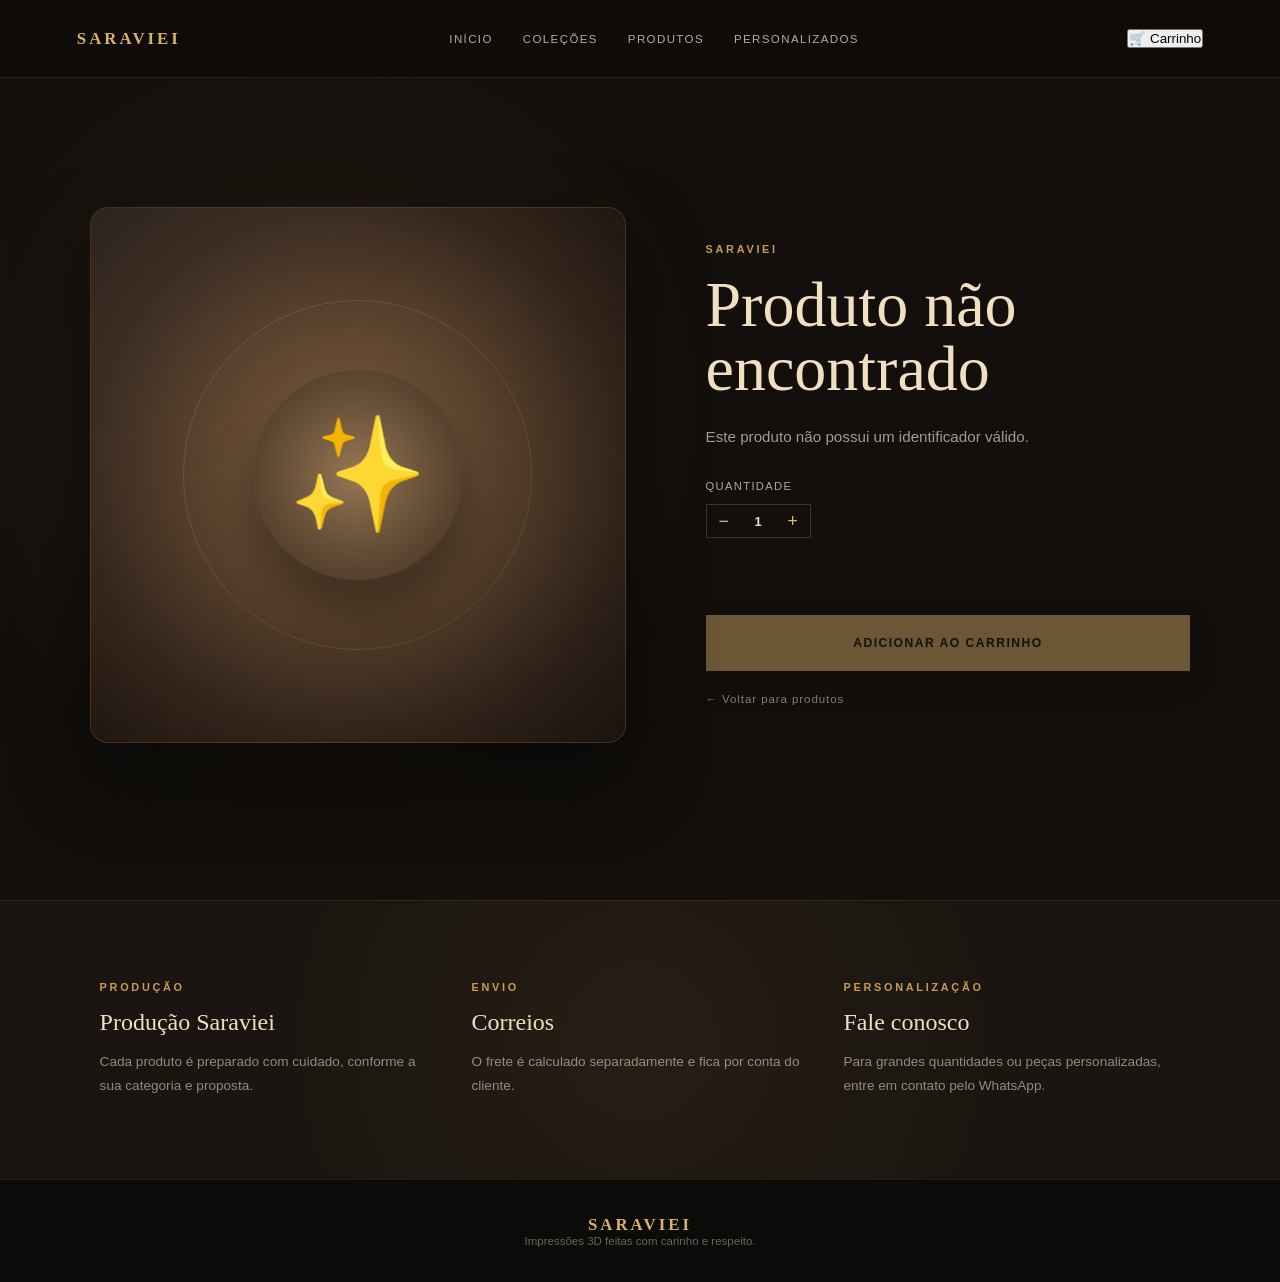
<file: produto.html>
<!DOCTYPE html>
<html lang="pt-BR">

<head>

    <meta charset="UTF-8">

    <meta
        name="viewport"
        content="width=device-width, initial-scale=1.0"
    >

    <title>Produto | Saraviei</title>

    <link
        rel="stylesheet"
        href="produto.css"
    >

    <style>
        .botao-adicionar {
            appearance: none;
            -webkit-appearance: none;
            display: inline-flex;
            align-items: center;
            justify-content: center;
            width: 100%;
            min-height: 56px;
            padding: 16px 24px;
            color: #1b1008;
            background: #d1aa61;
            border: 1px solid #d1aa61;
            border-radius: 35px;
            font-family: inherit;
            font-size: 15px;
            font-weight: bold;
            cursor: pointer;
            opacity: 1;
            filter: none;
            box-shadow: 0 10px 30px rgba(0, 0, 0, 0.25);
            transition: transform 0.3s, background 0.3s, box-shadow 0.3s, opacity 0.3s;
        }

        .botao-adicionar:hover:not(:disabled) {
            transform: translateY(-3px);
            background: #e2c17e;
            border-color: #e2c17e;
            box-shadow: 0 14px 35px rgba(202, 158, 76, 0.3);
        }

        .botao-adicionar:active:not(:disabled) {
            transform: translateY(-1px);
        }

        .botao-adicionar:disabled {
            cursor: not-allowed;
            opacity: 0.55;
            filter: grayscale(0.15);
        }

        .produto-esgotado-aviso {
            display: none;
            margin: 18px 0;
            padding: 14px 16px;
            border: 1px solid rgba(196, 154, 76, .45);
            border-radius: 14px;
            background: rgba(196, 154, 76, .08);
            font-weight: 700;
            line-height: 1.45;
        }

        .produto-esgotado-aviso.visivel {
            display: block;
        }

        .quantidade button:disabled,
        .cor:disabled {
            cursor: not-allowed;
            opacity: .45;
        }
    
        .opcoes-variacao {
            display: flex;
            flex-wrap: wrap;
            gap: 10px;
            margin-top: 10px;
        }

        .botao-opcao-variacao {
            min-width: 48px;
            min-height: 42px;
            padding: 8px 14px;
            border: 1px solid rgba(118, 80, 43, .45);
            border-radius: 999px;
            background: #fffaf3;
            color: #3b2718;
            cursor: pointer;
            font: inherit;
            transition: .2s ease;
        }

        .botao-opcao-variacao:hover:not(:disabled) {
            transform: translateY(-1px);
            border-color: #76502b;
        }

        .botao-opcao-variacao.selecionado {
            border-color: #76502b;
            box-shadow: 0 0 0 2px rgba(118, 80, 43, .14);
            font-weight: 700;
        }

        .botao-opcao-variacao:disabled {
            opacity: .42;
            cursor: not-allowed;
            text-decoration: line-through;
        }

        .botao-opcao-variacao.indisponivel {
            opacity: .42;
            text-decoration: line-through;
        }

        .produto-combinacao-aviso {
            display: none;
            margin: 12px 0 0;
            font-size: 14px;
            opacity: .78;
        }

        .produto-combinacao-aviso.visivel {
            display: block;
        }

    
        /* =====================================================
           COMPATIBILIDADE COM O PRODUTO.CSS ATUAL
           ===================================================== */

        body {
            background: #120f0c;
            color: #f4ead9;
        }

        main {
            display: block;
            width: 100%;
            min-height: 100vh;
        }

        .produto-detalhe {
            min-height: 100vh;
            padding: 150px 7% 100px;
            display: grid;
            grid-template-columns: 1.05fr 0.95fr;
            gap: 80px;
            align-items: center;
            background:
                radial-gradient(
                    circle at 25% 45%,
                    rgba(115, 82, 48, 0.18),
                    transparent 38%
                ),
                #120f0c;
        }

        .produto-visual {
            width: 100%;
        }

        .produto-imagem-detalhe {
            position: relative;
            width: 100%;
            aspect-ratio: 1 / 1;
            min-height: 420px;
            overflow: hidden;
            border-radius: 18px;
            border: 1px solid rgba(201, 155, 82, 0.18);
            background:
                radial-gradient(
                    circle at center,
                    #896b4d 0%,
                    #624831 35%,
                    #36271d 72%,
                    #211811 100%
                );
            box-shadow: 0 35px 80px rgba(0, 0, 0, 0.45);
            display: flex;
            align-items: center;
            justify-content: center;
        }

        .produto-imagem-detalhe::before {
            content: "";
            position: absolute;
            width: 65%;
            height: 65%;
            border-radius: 50%;
            border: 1px solid rgba(235, 201, 131, 0.15);
            animation: produtoCirculo 12s linear infinite;
            pointer-events: none;
        }

        .produto-imagem-detalhe::after {
            content: "";
            position: absolute;
            inset: 0;
            background:
                linear-gradient(
                    135deg,
                    rgba(255, 255, 255, 0.05),
                    transparent 35%,
                    rgba(0, 0, 0, 0.22)
                );
            pointer-events: none;
        }

        .produto-simbolo {
            position: relative;
            z-index: 2;
            width: 210px;
            height: 210px;
            display: flex;
            align-items: center;
            justify-content: center;
            border-radius: 50%;
            background:
                radial-gradient(
                    circle,
                    rgba(209, 175, 117, 0.25),
                    rgba(53, 39, 28, 0.65)
                );
            box-shadow: 0 30px 45px rgba(0, 0, 0, 0.35);
            animation: produtoFlutuar 5s ease-in-out infinite;
            font-size: 7rem;
        }

        .produto-informacoes {
            max-width: 570px;
            width: 100%;
        }

        .produto-informacoes h1 {
            margin: 0 0 22px;
            color: #f1dfc1;
            font-size: clamp(2.8rem, 5vw, 5rem);
            font-weight: normal;
            line-height: 1;
        }

        .produto-categoria {
            display: block;
            margin-bottom: 18px;
            color: #c99b52;
            font-family: Arial, Helvetica, sans-serif;
            font-size: 0.68rem;
            font-weight: bold;
            letter-spacing: 0.25em;
        }

        .produto-descricao {
            max-width: 510px;
            color: rgba(244, 234, 217, 0.64);
            font-family: Arial, Helvetica, sans-serif;
            font-size: 0.95rem;
            line-height: 1.8;
        }

        .controle-produto {
            margin: 30px 0;
        }

        .controle-produto > span {
            display: block;
            margin-bottom: 12px;
            color: rgba(244, 234, 217, 0.7);
            font-family: Arial, Helvetica, sans-serif;
            font-size: 0.7rem;
            text-transform: uppercase;
            letter-spacing: 0.12em;
        }

        .opcoes-variacao {
            display: flex;
            flex-wrap: wrap;
            gap: 10px;
            margin-top: 10px;
        }

        .botao-opcao-variacao {
            min-width: 48px;
            min-height: 42px;
            padding: 8px 14px;
            border: 1px solid rgba(201, 155, 82, 0.35);
            border-radius: 999px;
            background: rgba(201, 155, 82, 0.06);
            color: #f1dfc1;
            cursor: pointer;
            font: inherit;
            transition: 0.2s ease;
        }

        .botao-opcao-variacao:hover:not(:disabled) {
            transform: translateY(-1px);
            border-color: #c99b52;
        }

        .botao-opcao-variacao.selecionado {
            border-color: #e1c27d;
            background: rgba(201, 155, 82, 0.14);
            box-shadow: 0 0 0 2px rgba(201, 155, 82, 0.12);
            font-weight: 700;
        }

        .botao-opcao-variacao:disabled {
            opacity: 0.42;
            cursor: not-allowed;
            text-decoration: line-through;
        }

        .produto-combinacao-aviso {
            display: none;
            margin: 12px 0 0;
            color: rgba(244, 234, 217, 0.58);
            font-family: Arial, Helvetica, sans-serif;
            font-size: 0.8rem;
            line-height: 1.5;
        }

        .produto-combinacao-aviso.visivel {
            display: block;
        }

        .quantidade {
            display: flex;
            align-items: center;
            width: max-content;
            height: 34px;
            border: 1px solid rgba(201, 155, 82, 0.25);
        }

        .quantidade button {
            width: 34px;
            height: 32px;
            border: 0;
            background: transparent;
            color: #d7b875;
            font-size: 1.1rem;
            cursor: pointer;
        }

        .quantidade button:disabled {
            cursor: not-allowed;
            opacity: 0.4;
        }

        .quantidade strong {
            min-width: 35px;
            text-align: center;
            color: #f1dfc1;
            font-family: Arial, Helvetica, sans-serif;
            font-size: 0.8rem;
        }

        .preco-produto {
            display: flex;
            flex-direction: column;
            gap: 4px;
            margin: 25px 0;
        }

        .preco-produto span {
            min-height: 18px;
            color: rgba(244, 234, 217, 0.35);
            font-family: Arial, Helvetica, sans-serif;
            font-size: 0.8rem;
            text-decoration: line-through;
        }

        .preco-produto strong {
            color: #e0c17d;
            font-family: Arial, Helvetica, sans-serif;
            font-size: 2rem;
            font-weight: bold;
        }

        .botao-adicionar {
            width: 100%;
            min-height: 56px;
            padding: 17px 25px;
            border: 1px solid #c99b52;
            border-radius: 0;
            background: #c99b52;
            color: #17130f;
            font-family: Arial, Helvetica, sans-serif;
            font-size: 0.76rem;
            font-weight: bold;
            letter-spacing: 0.12em;
            text-transform: uppercase;
            cursor: pointer;
            transition: 0.3s ease;
        }

        .botao-adicionar:hover:not(:disabled) {
            background: #dfbd78;
            border-color: #dfbd78;
            transform: translateY(-2px);
            box-shadow: 0 15px 30px rgba(201, 155, 82, 0.15);
        }

        .botao-adicionar:disabled {
            cursor: not-allowed;
            opacity: 0.5;
        }

        .voltar-produtos {
            display: inline-block;
            margin-top: 22px;
            color: rgba(244, 234, 217, 0.5);
            font-family: Arial, Helvetica, sans-serif;
            font-size: 0.72rem;
            letter-spacing: 0.08em;
            transition: color 0.3s ease;
        }

        .voltar-produtos:hover {
            color: #d8b36a;
        }

        .produto-esgotado-aviso {
            display: none;
            margin: 18px 0;
            padding: 14px 16px;
            border: 1px solid rgba(196, 154, 76, 0.45);
            border-radius: 10px;
            background: rgba(196, 154, 76, 0.08);
            color: #f1dfc1;
            font-family: Arial, Helvetica, sans-serif;
            font-size: 0.82rem;
            line-height: 1.45;
        }

        .produto-esgotado-aviso.visivel {
            display: block;
        }

        .produto-extra {
            display: grid;
            grid-template-columns: repeat(3, 1fr);
            gap: 15px;
            margin: 0;
            padding: 70px 7%;
            border-top: 1px solid rgba(201, 155, 82, 0.12);
            background:
                radial-gradient(
                    circle at center,
                    rgba(201, 155, 82, 0.07),
                    transparent 55%
                ),
                #1a1510;
        }

        .produto-extra > div {
            padding: 10px;
        }

        .produto-extra > div > span {
            display: block;
            margin-bottom: 16px;
            color: #c99b52;
            font-family: Arial, Helvetica, sans-serif;
            font-size: 0.68rem;
            font-weight: bold;
            letter-spacing: 0.25em;
        }

        .produto-extra h2 {
            margin-bottom: 14px;
            color: #f1dfc1;
            font-size: 1.5rem;
            font-weight: normal;
        }

        .produto-extra p {
            color: rgba(244, 234, 217, 0.55);
            font-family: Arial, Helvetica, sans-serif;
            font-size: 0.85rem;
            line-height: 1.8;
        }

        @keyframes produtoCirculo {
            from {
                transform: rotate(0deg) scale(1);
            }
            to {
                transform: rotate(360deg) scale(1.05);
            }
        }

        @keyframes produtoFlutuar {
            0%, 100% {
                transform: translateY(0) rotate(-2deg);
            }
            50% {
                transform: translateY(-12px) rotate(2deg);
            }
        }

        @media (max-width: 900px) {
            .produto-detalhe {
                grid-template-columns: 1fr;
                gap: 55px;
                padding-top: 130px;
            }

            .produto-informacoes {
                max-width: 100%;
            }

            .produto-extra {
                grid-template-columns: 1fr;
            }
        }

        @media (max-width: 650px) {
            .produto-detalhe {
                padding: 115px 6% 70px;
            }

            .produto-imagem-detalhe {
                min-height: 300px;
            }

            .produto-simbolo {
                width: 160px;
                height: 160px;
                font-size: 5rem;
            }

            .produto-informacoes h1 {
                font-size: 3rem;
            }

            .menu {
                display: none;
            }

            .produto-extra {
                padding: 55px 7%;
            }
        }

    </style>

</head>


<body>

    <!-- CABEÇALHO -->

    <header class="cabecalho">

        <div class="logo">
            SARAVIEI
        </div>

        <nav class="menu">

            <a href="index.html">
                Início
            </a>

            <a href="index.html#categorias">
                Coleções
            </a>

            <a href="index.html#produtos">
                Produtos
            </a>

            <a href="index.html#personalizados">
                Personalizados
            </a>

        </nav>

        <button
            class="botao-carrinho"
            type="button"
            onclick="window.location.href='carrinho.html'"
        >
            🛒 Carrinho
        </button>

    </header>


    <!-- PRODUTO -->

    <main>

        <section class="produto-detalhe">

            <div class="produto-visual">

                <div
                    class="produto-imagem-detalhe"
                    id="produtoImagem"
                >

                    <div
                        class="produto-simbolo"
                        id="produtoSimbolo"
                    >
                        ✨
                    </div>

                </div>

            </div>


            <div class="produto-informacoes">

                <span
                    class="produto-categoria"
                    id="produtoCategoria"
                >
                    PRODUTO SARAVIEI
                </span>


                <h1 id="produtoNome">
                    Carregando produto...
                </h1>


                <p
                    class="produto-descricao"
                    id="produtoDescricao"
                >
                    Carregando informações da peça...
                </p>


                <!-- OPÇÕES DE COR E TAMANHO -->

                <div
                    class="controle-produto"
                    id="controleCor"
                    hidden
                >

                    <span>
                        Cor
                    </span>

                    <div
                        class="opcoes-variacao"
                        id="opcoesCores"
                    ></div>

                </div>


                <div
                    class="controle-produto"
                    id="controleTamanho"
                    hidden
                >

                    <span>
                        Tamanho
                    </span>

                    <div
                        class="opcoes-variacao"
                        id="opcoesTamanhos"
                    ></div>

                </div>


                <p
                    class="produto-combinacao-aviso"
                    id="produtoCombinacaoAviso"
                ></p>


                <!-- QUANTIDADE -->

                <div class="controle-produto">

                    <span>
                        Quantidade
                    </span>

                    <div class="quantidade">

                        <button
                            type="button"
                            id="diminuirQuantidade"
                        >
                            −
                        </button>

                        <strong id="quantidade">
                            1
                        </strong>

                        <button
                            type="button"
                            id="aumentarQuantidade"
                        >
                            +
                        </button>

                    </div>

                </div>


                <!-- PREÇO -->

                <div
                    class="produto-esgotado-aviso"
                    id="produtoEsgotadoAviso"
                >
                    Este produto está esgotado no momento e não pode ser adicionado ao carrinho.
                </div>


                <div class="preco-produto">

                    <span id="precoAntigo"></span>

                    <strong id="preco">
                        —
                    </strong>

                </div>


                <!-- BOTÃO -->

                <button
                    type="button"
                    class="botao-adicionar"
                    id="botaoAdicionar"
                >
                    Adicionar ao carrinho
                </button>


                <a
                    href="index.html#produtos"
                    class="voltar-produtos"
                >
                    ← Voltar para produtos
                </a>

            </div>

        </section>


        <!-- INFORMAÇÕES -->

        <section class="produto-extra">

            <div>

                <span>
                    PRODUÇÃO
                </span>

                <h2>
                    Produção Saraviei
                </h2>

                <p>
                    Cada produto é preparado com cuidado, conforme a sua categoria e proposta.
                </p>

            </div>


            <div>

                <span>
                    ENVIO
                </span>

                <h2>
                    Correios
                </h2>

                <p>
                    O frete é calculado separadamente
                    e fica por conta do cliente.
                </p>

            </div>


            <div>

                <span>
                    PERSONALIZAÇÃO
                </span>

                <h2>
                    Fale conosco
                </h2>

                <p>
                    Para grandes quantidades ou peças
                    personalizadas, entre em contato pelo WhatsApp.
                </p>

            </div>

        </section>

    </main>


    <!-- RODAPÉ -->

    <footer class="rodape">

        <div class="logo">
            SARAVIEI
        </div>

        <p>
            Impressões 3D feitas com carinho e respeito.
        </p>

    </footer>


    <script>

        const SUPABASE_URL =
            "https://gmimzvnuvraletepczrp.supabase.co";

        const SUPABASE_ANON_KEY =
            "sb_publishable_NtJmSYaKmuQuLY2QvfQKLQ_rFA8Ceqx";

        const CHAVE_CARRINHO =
            "atelieDoAxeCarrinho";


        const parametros =
            new URLSearchParams(
                window.location.search
            );

        const produtoId =
            parametros.get("id");


        const elementos = {

            imagem:
                document.getElementById(
                    "produtoImagem"
                ),

            simbolo:
                document.getElementById(
                    "produtoSimbolo"
                ),

            categoria:
                document.getElementById(
                    "produtoCategoria"
                ),

            nome:
                document.getElementById(
                    "produtoNome"
                ),

            descricao:
                document.getElementById(
                    "produtoDescricao"
                ),

            preco:
                document.getElementById(
                    "preco"
                ),

            precoAntigo:
                document.getElementById(
                    "precoAntigo"
                ),

            quantidade:
                document.getElementById(
                    "quantidade"
                ),

            botaoAdicionar:
                document.getElementById(
                    "botaoAdicionar"
                ),

            avisoEsgotado:
                document.getElementById(
                    "produtoEsgotadoAviso"
                ),

            controleCor:
                document.getElementById(
                    "controleCor"
                ),

            opcoesCores:
                document.getElementById(
                    "opcoesCores"
                ),

            controleTamanho:
                document.getElementById(
                    "controleTamanho"
                ),

            opcoesTamanhos:
                document.getElementById(
                    "opcoesTamanhos"
                ),

            combinacaoAviso:
                document.getElementById(
                    "produtoCombinacaoAviso"
                )

        };


        let produtoAtual =
            null;


        let variacoesProduto =
            [];


        let quantidadeAtual =
            1;


        let corSelecionada =
            "";


        let tamanhoSelecionado =
            "";


        let varianteSelecionada =
            null;


        function escaparHTML(valor) {

            if (
                valor === null ||
                valor === undefined
            ) {
                return "";
            }

            return String(valor)
                .replaceAll("&", "&amp;")
                .replaceAll("<", "&lt;")
                .replaceAll(">", "&gt;")
                .replaceAll('"', "&quot;")
                .replaceAll("'", "&#039;");

        }


        function formatarPreco(valor) {

            const numero =
                Number(valor);

            if (
                !Number.isFinite(numero)
            ) {
                return "R$ 0,00";
            }

            return numero.toLocaleString(
                "pt-BR",
                {
                    style: "currency",
                    currency: "BRL"
                }
            );

        }


        function obterNome(produto) {

            return (
                produto.nome ||
                produto.name ||
                produto.titulo ||
                produto.title ||
                "Produto Saraviei"
            );

        }


        function obterDescricao(produto) {

            return (
                produto.descricao ||
                produto.description ||
                "Peça produzida em impressão 3D."
            );

        }


        function obterCategoria(produto) {

            return (
                produto.colecao ||
                produto.categoria ||
                produto.category ||
                "SARAVIEI"
            );

        }


        function obterPrecoBase(produto) {

            const preco =
                Number(
                    produto?.preco
                );

            return Number.isFinite(preco)
                ? preco
                : 0;

        }


        function obterPrecoPromocionalBase(produto) {

            const promocional =
                Number(
                    produto?.preco_promocional
                );

            return (
                Number.isFinite(promocional) &&
                promocional > 0
            )
                ? promocional
                : null;

        }


        function obterPrecoAtual() {

            if (varianteSelecionada) {
                const promocional =
                    Number(
                        varianteSelecionada.preco_promocional
                    );

                if (
                    Number.isFinite(promocional) &&
                    promocional > 0
                ) {
                    return promocional;
                }

                const preco =
                    Number(
                        varianteSelecionada.preco
                    );

                return Number.isFinite(preco)
                    ? preco
                    : 0;
            }

            const promocional =
                obterPrecoPromocionalBase(
                    produtoAtual
                );

            if (promocional !== null) {
                return promocional;
            }

            return obterPrecoBase(
                produtoAtual
            );

        }


        function obterPrecoNormalAtual() {

            if (varianteSelecionada) {
                const preco =
                    Number(
                        varianteSelecionada.preco
                    );

                return Number.isFinite(preco)
                    ? preco
                    : obterPrecoBase(
                        produtoAtual
                    );
            }

            return obterPrecoBase(
                produtoAtual
            );

        }


        function obterPrecoPromocionalAtual() {

            if (varianteSelecionada) {
                const promocional =
                    Number(
                        varianteSelecionada.preco_promocional
                    );

                return (
                    Number.isFinite(promocional) &&
                    promocional > 0
                )
                    ? promocional
                    : null;
            }

            return obterPrecoPromocionalBase(
                produtoAtual
            );

        }


        function gerarUrlImagemStorage(caminho) {

            if (!caminho) {
                return "";
            }

            caminho =
                String(caminho).trim();

            if (
                /^https?:\/\//i.test(
                    caminho
                )
            ) {
                return caminho;
            }

            caminho =
                caminho.replace(
                    /^\/+/,
                    ""
                );

            if (
                caminho.startsWith(
                    "storage/v1/object/public/"
                )
            ) {
                return `${SUPABASE_URL}/${caminho}`;
            }

            const partes =
                caminho
                    .split("/")
                    .filter(Boolean)
                    .map(
                        (parte) =>
                            encodeURIComponent(
                                parte
                            )
                    );

            return `${SUPABASE_URL}/storage/v1/object/public/produtos/${partes.join("/")}`;

        }


        function obterImagem(produto) {

            if (!produto) {
                return "";
            }

            if (produto.imagem_url) {
                return String(
                    produto.imagem_url
                ).trim();
            }

            if (produto.imagem_path) {
                return gerarUrlImagemStorage(
                    produto.imagem_path
                );
            }

            return (
                produto.imagem ||
                produto.image_url ||
                produto.foto_url ||
                produto.image ||
                produto.foto ||
                ""
            );

        }


        function produtoEsgotado(produto) {

            return (
                produto?.esgotado === true ||
                produto?.esgotado === 1 ||
                produto?.esgotado === "1" ||
                String(
                    produto?.esgotado
                ).toLowerCase() === "true"
            );

        }


        function varianteEsgotada(variante) {

            if (!variante) {
                return true;
            }

            const estoque =
                Number(
                    variante.estoque
                );

            return (
                variante.esgotado === true ||
                variante.esgotado === 1 ||
                variante.esgotado === "1" ||
                String(
                    variante.esgotado
                ).toLowerCase() === "true" ||
                !Number.isFinite(estoque) ||
                estoque <= 0
            );

        }


        function obterCampo(produto, nomes) {

            for (
                const nome
                of nomes
            ) {

                if (
                    produto?.[nome] !== undefined &&
                    produto?.[nome] !== null
                ) {
                    return produto[nome];
                }

            }

            return null;

        }


        function obterOpcoesUnicas(campo) {

            return [
                ...new Set(
                    variacoesProduto
                        .map(
                            (variante) =>
                                String(
                                    variante?.[campo] || ""
                                ).trim()
                        )
                        .filter(Boolean)
                )
            ];

        }


        function encontrarVariante() {

            const temCor =
                produtoAtual?.tem_cor === true;

            const temTamanho =
                produtoAtual?.tem_tamanho === true;

            if (!temCor && !temTamanho) {
                return null;
            }

            return (
                variacoesProduto.find(
                    (variante) => {

                        const corConfere =
                            !temCor ||
                            String(
                                variante.cor || ""
                            ).trim() ===
                            String(
                                corSelecionada || ""
                            ).trim();

                        const tamanhoConfere =
                            !temTamanho ||
                            String(
                                variante.tamanho || ""
                            ).trim() ===
                            String(
                                tamanhoSelecionado || ""
                            ).trim();

                        return (
                            corConfere &&
                            tamanhoConfere
                        );

                    }
                ) ||
                null
            );

        }


        function selecionarPrimeirasOpcoes() {

            const temCor =
                produtoAtual?.tem_cor === true;

            const temTamanho =
                produtoAtual?.tem_tamanho === true;

            const cores =
                obterOpcoesUnicas(
                    "cor"
                );

            const tamanhos =
                obterOpcoesUnicas(
                    "tamanho"
                );

            if (temCor) {
                corSelecionada =
                    cores[0] || "";
            } else {
                corSelecionada = "";
            }

            if (temTamanho) {
                tamanhoSelecionado =
                    tamanhos[0] || "";
            } else {
                tamanhoSelecionado = "";
            }

            varianteSelecionada =
                encontrarVariante();

        }


        function renderizarOpcoesVariacao() {

            const temCor =
                produtoAtual?.tem_cor === true;

            const temTamanho =
                produtoAtual?.tem_tamanho === true;


            if (elementos.controleCor) {
                elementos.controleCor.hidden =
                    !temCor;
            }


            if (elementos.controleTamanho) {
                elementos.controleTamanho.hidden =
                    !temTamanho;
            }


            if (
                elementos.opcoesCores &&
                temCor
            ) {

                const cores =
                    obterOpcoesUnicas(
                        "cor"
                    );

                elementos.opcoesCores.innerHTML =
                    cores
                        .map(
                            (cor) => `
                                <button
                                    type="button"
                                    class="botao-opcao-variacao ${
                                        cor === corSelecionada
                                            ? "selecionado"
                                            : ""
                                    }"
                                    data-tipo-opcao="cor"
                                    data-valor-opcao="${escaparHTML(cor)}"
                                >
                                    ${escaparHTML(cor)}
                                </button>
                            `
                        )
                        .join("");

            } else if (elementos.opcoesCores) {
                elementos.opcoesCores.innerHTML = "";
            }


            if (
                elementos.opcoesTamanhos &&
                temTamanho
            ) {

                const tamanhos =
                    obterOpcoesUnicas(
                        "tamanho"
                    );

                elementos.opcoesTamanhos.innerHTML =
                    tamanhos
                        .map(
                            (tamanho) => `
                                <button
                                    type="button"
                                    class="botao-opcao-variacao ${
                                        tamanho === tamanhoSelecionado
                                            ? "selecionado"
                                            : ""
                                    }"
                                    data-tipo-opcao="tamanho"
                                    data-valor-opcao="${escaparHTML(tamanho)}"
                                >
                                    ${escaparHTML(tamanho)}
                                </button>
                            `
                        )
                        .join("");

            } else if (elementos.opcoesTamanhos) {
                elementos.opcoesTamanhos.innerHTML = "";
            }


            configurarCliquesOpcoes();

            atualizarDisponibilidadeOpcoes();

        }


        function configurarCliquesOpcoes() {

            document
                .querySelectorAll(
                    ".botao-opcao-variacao"
                )
                .forEach(
                    (botao) => {

                        botao.addEventListener(
                            "click",
                            () => {

                                if (
                                    botao.disabled
                                ) {
                                    return;
                                }

                                const tipo =
                                    botao.dataset.tipoOpcao;

                                const valor =
                                    botao.dataset.valorOpcao || "";

                                if (tipo === "cor") {
                                    corSelecionada =
                                        valor;
                                }

                                if (
                                    tipo ===
                                    "tamanho"
                                ) {
                                    tamanhoSelecionado =
                                        valor;
                                }

                                quantidadeAtual =
                                    1;

                                varianteSelecionada =
                                    encontrarVariante();

                                renderizarOpcoesVariacao();
                                atualizarPreco();
                                atualizarQuantidade();
                                atualizarEstadoEsgotado();

                            }
                        );

                    }
                );

        }


        function combinacaoDisponivel(
            cor,
            tamanho
        ) {

            const temCor =
                produtoAtual?.tem_cor === true;

            const temTamanho =
                produtoAtual?.tem_tamanho === true;

            return variacoesProduto.some(
                (variante) => {

                    if (
                        temCor &&
                        String(
                            variante.cor || ""
                        ).trim() !==
                        String(
                            cor || ""
                        ).trim()
                    ) {
                        return false;
                    }

                    if (
                        temTamanho &&
                        String(
                            variante.tamanho || ""
                        ).trim() !==
                        String(
                            tamanho || ""
                        ).trim()
                    ) {
                        return false;
                    }

                    return !varianteEsgotada(
                        variante
                    );

                }
            );

        }


        function atualizarDisponibilidadeOpcoes() {

            if (!produtoAtual) {
                return;
            }

            const temCor =
                produtoAtual.tem_cor === true;

            const temTamanho =
                produtoAtual.tem_tamanho === true;


            document
                .querySelectorAll(
                    '.botao-opcao-variacao[data-tipo-opcao="cor"]'
                )
                .forEach(
                    (botao) => {

                        const valor =
                            botao.dataset.valorOpcao || "";

                        const disponivel =
                            combinacaoDisponivel(
                                valor,
                                temTamanho
                                    ? tamanhoSelecionado
                                    : ""
                            );

                        botao.disabled =
                            !disponivel;

                        botao.classList.toggle(
                            "indisponivel",
                            !disponivel
                        );

                    }
                );


            document
                .querySelectorAll(
                    '.botao-opcao-variacao[data-tipo-opcao="tamanho"]'
                )
                .forEach(
                    (botao) => {

                        const valor =
                            botao.dataset.valorOpcao || "";

                        const disponivel =
                            combinacaoDisponivel(
                                temCor
                                    ? corSelecionada
                                    : "",
                                valor
                            );

                        botao.disabled =
                            !disponivel;

                        botao.classList.toggle(
                            "indisponivel",
                            !disponivel
                        );

                    }
                );

        }


        function atualizarQuantidade() {

            if (elementos.quantidade) {
                elementos.quantidade.textContent =
                    quantidadeAtual;
            }

        }


        function atualizarPreco() {

            if (!produtoAtual) {
                return;
            }


            const precoUnitario =
                obterPrecoAtual();


            const total =
                precoUnitario *
                quantidadeAtual;


            elementos.preco.textContent =
                formatarPreco(
                    total
                );


            const precoNormal =
                obterPrecoNormalAtual();

            const precoPromocional =
                obterPrecoPromocionalAtual();


            if (
                precoPromocional !== null &&
                precoNormal >
                precoPromocional
            ) {

                elementos.precoAntigo.textContent =
                    formatarPreco(
                        precoNormal *
                        quantidadeAtual
                    );

            } else {

                elementos.precoAntigo.textContent =
                    "";

            }

        }


        function atualizarEstadoEsgotado() {

            const produtoIndisponivel =
                produtoEsgotado(
                    produtoAtual
                );

            const temVariacoes =
                produtoAtual?.tem_cor === true ||
                produtoAtual?.tem_tamanho === true;

            const varianteIndisponivel =
                temVariacoes &&
                (
                    !varianteSelecionada ||
                    varianteEsgotada(
                        varianteSelecionada
                    )
                );

            const esgotado =
                produtoIndisponivel ||
                varianteIndisponivel;


            const controlesQuantidade =
                document.querySelectorAll(
                    "#diminuirQuantidade, #aumentarQuantidade"
                );


            controlesQuantidade.forEach(
                (botao) => {
                    botao.disabled =
                        esgotado;
                }
            );


            if (
                !esgotado &&
                varianteSelecionada
            ) {

                const estoque =
                    Number(
                        varianteSelecionada.estoque
                    );

                if (
                    Number.isFinite(estoque) &&
                    estoque > 0
                ) {
                    quantidadeAtual =
                        Math.min(
                            quantidadeAtual,
                            estoque
                        );

                    document
                        .getElementById(
                            "aumentarQuantidade"
                        )
                        .disabled =
                        quantidadeAtual >= estoque;
                }

            }


            if (elementos.botaoAdicionar) {
                elementos.botaoAdicionar.disabled =
                    esgotado;

                elementos.botaoAdicionar.textContent =
                    esgotado
                        ? (
                            produtoIndisponivel
                                ? "Produto esgotado"
                                : "Variação esgotada"
                        )
                        : "Adicionar ao carrinho";
            }


            if (elementos.avisoEsgotado) {
                elementos.avisoEsgotado.classList.toggle(
                    "visivel",
                    esgotado
                );

                if (esgotado) {
                    elementos.avisoEsgotado.textContent =
                        produtoIndisponivel
                            ? "Este produto está esgotado no momento e não pode ser adicionado ao carrinho."
                            : "Esta combinação de cor/tamanho está esgotada no momento.";
                }
            }


            if (elementos.combinacaoAviso) {

                const mostrar =
                    temVariacoes &&
                    (
                        !varianteSelecionada ||
                        varianteIndisponivel
                    ) &&
                    !produtoIndisponivel;

                elementos.combinacaoAviso.classList.toggle(
                    "visivel",
                    mostrar
                );

                elementos.combinacaoAviso.textContent =
                    mostrar
                        ? "Essa combinação de cor e tamanho não está disponível."
                        : "";

            }

        }


        function carregarVisual(produto) {

            const imagem =
                obterImagem(produto);


            if (imagem) {

                elementos.imagem.style.backgroundImage =
                    "url('" +
                    imagem.replaceAll(
                        "'",
                        "\\'"
                    ) +
                    "')";

                elementos.imagem.style.backgroundSize =
                    "cover";

                elementos.imagem.style.backgroundPosition =
                    "center";

                elementos.imagem.style.backgroundRepeat =
                    "no-repeat";


                elementos.simbolo.style.display =
                    "none";

            } else {

                elementos.imagem.style.backgroundImage =
                    "radial-gradient(circle at center, #76502b, #21140b)";

                elementos.simbolo.style.display =
                    "block";

            }

        }


        function preencherProduto(produto) {

            produtoAtual =
                produto;


            elementos.nome.textContent =
                obterNome(
                    produto
                );


            elementos.categoria.textContent =
                String(
                    obterCategoria(
                        produto
                    )
                ).toUpperCase();


            elementos.descricao.textContent =
                obterDescricao(
                    produto
                );


            carregarVisual(
                produto
            );


            quantidadeAtual =
                1;

            corSelecionada =
                "";

            tamanhoSelecionado =
                "";

            varianteSelecionada =
                null;

            selecionarPrimeirasOpcoes();

            renderizarOpcoesVariacao();

            atualizarQuantidade();

            atualizarPreco();

            atualizarEstadoEsgotado();

        }


        function mostrarErro(mensagem) {

            elementos.nome.textContent =
                "Produto não encontrado";


            elementos.categoria.textContent =
                "SARAVIEI";


            elementos.descricao.textContent =
                mensagem;


            elementos.preco.textContent =
                "";


            elementos.precoAntigo.textContent =
                "";


            elementos.botaoAdicionar.disabled =
                true;

        }


        async function buscarVariacoesProduto(
            id
        ) {

            const url =
                SUPABASE_URL +
                "/rest/v1/product_variants" +
                "?select=*" +
                "&product_id=eq." +
                encodeURIComponent(
                    String(id)
                ) +
                "&order=ordem.asc,created_at.asc";


            const resposta =
                await fetch(
                    url,
                    {
                        method: "GET",

                        headers: {

                            "apikey":
                                SUPABASE_ANON_KEY,

                            "Authorization":
                                "Bearer " +
                                SUPABASE_ANON_KEY,

                            "Content-Type":
                                "application/json"

                        }
                    }
                );


            if (!resposta.ok) {

                const texto =
                    await resposta.text();

                throw new Error(
                    texto ||
                    "Erro ao consultar as variações do produto."
                );

            }


            const dados =
                await resposta.json();


            return Array.isArray(
                dados
            )
                ? dados
                : [];

        }


        async function carregarProduto() {

            if (!produtoId) {

                mostrarErro(
                    "Este produto não possui um identificador válido."
                );

                return;

            }


            try {

                const url =
                    SUPABASE_URL +
                    "/rest/v1/products" +
                    "?select=*" +
                    "&id=eq." +
                    encodeURIComponent(
                        produtoId
                    ) +
                    "&limit=1";


                const resposta =
                    await fetch(
                        url,
                        {
                            method: "GET",

                            headers: {

                                "apikey":
                                    SUPABASE_ANON_KEY,

                                "Authorization":
                                    "Bearer " +
                                    SUPABASE_ANON_KEY,

                                "Content-Type":
                                    "application/json"

                            }
                        }
                    );


                if (!resposta.ok) {

                    const texto =
                        await resposta.text();

                    throw new Error(
                        texto ||
                        "Erro ao consultar o produto."
                    );

                }


                const dados =
                    await resposta.json();


                if (
                    !Array.isArray(dados) ||
                    dados.length === 0
                ) {

                    mostrarErro(
                        "A peça não foi encontrada no catálogo."
                    );

                    return;

                }


                const produto =
                    dados[0];


                variacoesProduto =
                    [];


                if (
                    produto.tem_cor === true ||
                    produto.tem_tamanho === true
                ) {
                    variacoesProduto =
                        await buscarVariacoesProduto(
                            produto.id
                        );
                }


                preencherProduto(
                    produto
                );


            } catch (erro) {

                console.error(
                    "Erro ao carregar produto:",
                    erro
                );


                mostrarErro(
                    "Não foi possível carregar os dados desta peça."
                );

            }

        }


        function adicionarAoCarrinho() {

            if (!produtoAtual) {
                return;
            }


            const temVariacoes =
                produtoAtual.tem_cor === true ||
                produtoAtual.tem_tamanho === true;


            if (
                produtoEsgotado(
                    produtoAtual
                )
            ) {
                alert(
                    "Este produto está esgotado e não pode ser adicionado ao carrinho."
                );

                return;
            }


            if (
                temVariacoes &&
                (
                    !varianteSelecionada ||
                    varianteEsgotada(
                        varianteSelecionada
                    )
                )
            ) {
                alert(
                    "Escolha uma combinação de cor/tamanho disponível."
                );

                return;
            }


            const precoNormal =
                obterPrecoNormalAtual();


            const precoPromocional =
                obterPrecoPromocionalAtual();


            const estoque =
                varianteSelecionada
                    ? Number(
                        varianteSelecionada.estoque
                    )
                    : null;


            if (
                Number.isFinite(estoque) &&
                estoque > 0 &&
                quantidadeAtual > estoque
            ) {
                quantidadeAtual =
                    estoque;

                atualizarQuantidade();

                return;
            }


            const item = {

                id:
                    produtoAtual.id,

                variant_id:
                    varianteSelecionada?.id ||
                    null,

                nome:
                    obterNome(
                        produtoAtual
                    ),

                colecao:
                    obterCategoria(
                        produtoAtual
                    ),

                preco:
                    precoNormal,

                precoPromocional:
                    precoPromocional,

                cor:
                    corSelecionada,

                tamanho:
                    tamanhoSelecionado,

                estoque:
                    Number.isFinite(
                        estoque
                    )
                        ? estoque
                        : null,

                esgotado:
                    false,

                quantidade:
                    quantidadeAtual,

                imagem_url:
                    obterImagem(
                        produtoAtual
                    ),

                peso_gramas:
                    obterCampo(
                        produtoAtual,
                        [
                            "peso_gramas",
                            "pesoGramas",
                            "peso"
                        ]
                    ),

                altura_cm:
                    obterCampo(
                        produtoAtual,
                        [
                            "altura_cm",
                            "alturaCm",
                            "altura"
                        ]
                    ),

                largura_cm:
                    obterCampo(
                        produtoAtual,
                        [
                            "largura_cm",
                            "larguraCm",
                            "largura"
                        ]
                    ),

                comprimento_cm:
                    obterCampo(
                        produtoAtual,
                        [
                            "comprimento_cm",
                            "comprimentoCm",
                            "comprimento"
                        ]
                    )

            };


            let carrinho = [];


            try {

                carrinho =
                    JSON.parse(
                        localStorage.getItem(
                            CHAVE_CARRINHO
                        )
                    ) || [];

            } catch {

                carrinho = [];

            }


            const existente =
                carrinho.find(
                    (itemCarrinho) => {

                        if (
                            String(
                                itemCarrinho.id
                            ) !==
                            String(
                                produtoAtual.id
                            )
                        ) {
                            return false;
                        }

                        if (
                            varianteSelecionada?.id
                        ) {
                            return (
                                String(
                                    itemCarrinho.variant_id ||
                                    ""
                                ) ===
                                String(
                                    varianteSelecionada.id
                                )
                            );
                        }

                        return (
                            String(
                                itemCarrinho.cor || ""
                            ) ===
                            String(
                                corSelecionada || ""
                            ) &&
                            String(
                                itemCarrinho.tamanho || ""
                            ) ===
                            String(
                                tamanhoSelecionado || ""
                            )
                        );

                    }
                );


            if (existente) {

                const novaQuantidade =
                    Number(
                        existente.quantidade || 0
                    ) +
                    quantidadeAtual;

                if (
                    Number.isFinite(estoque) &&
                    estoque > 0 &&
                    novaQuantidade > estoque
                ) {
                    alert(
                        `Só há ${estoque} unidade(s) dessa combinação em estoque.`
                    );

                    return;
                }

                existente.quantidade =
                    novaQuantidade;

            } else {

                carrinho.push(
                    item
                );

            }


            localStorage.setItem(
                CHAVE_CARRINHO,
                JSON.stringify(
                    carrinho
                )
            );


            window.location.href =
                "carrinho.html";

        }


        document
            .getElementById(
                "diminuirQuantidade"
            )
            .addEventListener(
                "click",
                function() {

                    if (
                        !produtoAtual ||
                        produtoEsgotado(
                            produtoAtual
                        ) ||
                        (
                            varianteSelecionada &&
                            varianteEsgotada(
                                varianteSelecionada
                            )
                        )
                    ) {
                        return;
                    }


                    if (
                        quantidadeAtual > 1
                    ) {

                        quantidadeAtual--;

                        atualizarQuantidade();

                        atualizarPreco();

                        atualizarEstadoEsgotado();

                    }

                }
            );


        document
            .getElementById(
                "aumentarQuantidade"
            )
            .addEventListener(
                "click",
                function() {

                    if (
                        !produtoAtual ||
                        produtoEsgotado(
                            produtoAtual
                        ) ||
                        (
                            varianteSelecionada &&
                            varianteEsgotada(
                                varianteSelecionada
                            )
                        )
                    ) {
                        return;
                    }


                    const estoque =
                        varianteSelecionada
                            ? Number(
                                varianteSelecionada.estoque
                            )
                            : null;


                    if (
                        Number.isFinite(
                            estoque
                        ) &&
                        estoque > 0 &&
                        quantidadeAtual >= estoque
                    ) {
                        return;
                    }


                    quantidadeAtual++;

                    atualizarQuantidade();

                    atualizarPreco();

                    atualizarEstadoEsgotado();

                }
            );


        elementos.botaoAdicionar.addEventListener(
            "click",
            adicionarAoCarrinho
        );


        carregarProduto();

    </script>

</body>

</html>
</file>
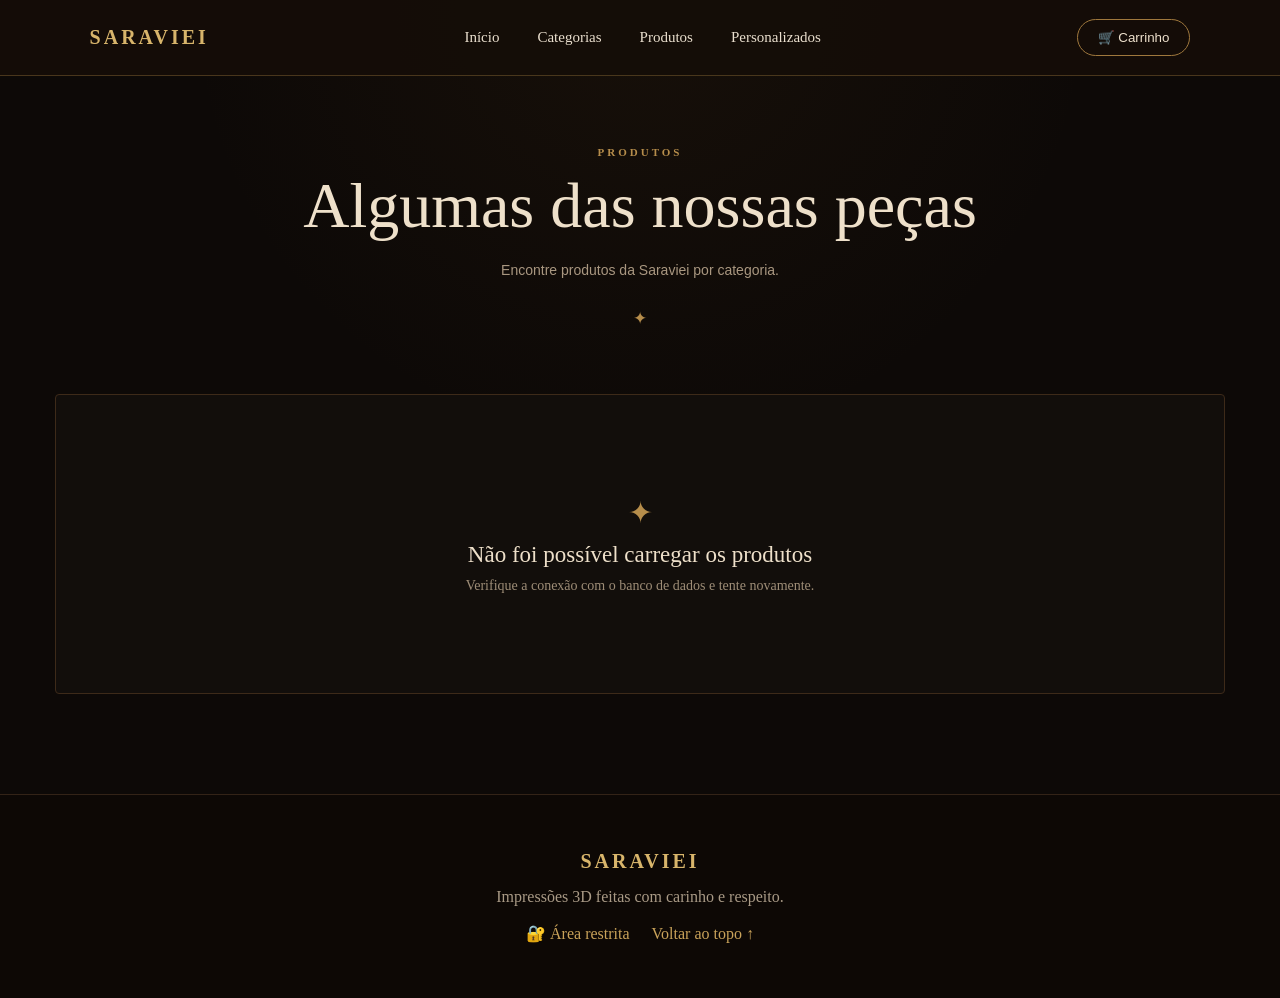
<file: produtos.html>
<!DOCTYPE html>
<html lang="pt-BR">

<head>

    <meta charset="UTF-8">

    <meta
        name="viewport"
        content="width=device-width, initial-scale=1.0"
    >

    <title>Produtos | Saraviei</title>

    <link
        rel="stylesheet"
        href="style.css"
    >

    <style>

        /* =====================================================
           AJUSTES VISUAIS DA PÁGINA DE PRODUTOS
           ===================================================== */

        .pagina-produtos {
            min-height: 100vh;
            background:
                radial-gradient(
                    circle at top center,
                    rgba(112, 75, 28, .10),
                    transparent 38%
                ),
                #0d0907;
            color: #eadcc8;
        }


        /* =====================================================
           CABEÇALHO
           ===================================================== */

        .cabecalho {
            position: relative;
            z-index: 20;
        }


        /* =====================================================
           ÁREA PRINCIPAL
           ===================================================== */

        .produtos-page {
            width: 100%;
            max-width: 1280px;
            margin: 0 auto;
            padding: 70px 55px 100px;
        }

        .produtos-cabecalho {
            text-align: center;
            margin-bottom: 65px;
        }

        .produtos-cabecalho .eyebrow {
            display: block;
            margin-bottom: 13px;
            color: #b68d4b;
            font-family:
                Georgia,
                "Times New Roman",
                serif;
            font-size: 11px;
            font-weight: 600;
            letter-spacing: 3px;
            text-transform: uppercase;
        }

        .produtos-cabecalho h1 {
            margin: 0;
            color: #eee0ca;
            font-family:
                Georgia,
                "Times New Roman",
                serif;
            font-size: clamp(40px, 5vw, 64px);
            font-weight: 400;
            line-height: 1.1;
        }

        .produtos-cabecalho p {
            max-width: 650px;
            margin: 18px auto 0;
            color: #a99780;
            font-family:
                Arial,
                Helvetica,
                sans-serif;
            font-size: 14px;
            line-height: 1.7;
        }


        /* =====================================================
           ORNAMENTO
           ===================================================== */

        .produtos-cabecalho::after {
            content: "✦";
            display: block;
            margin-top: 25px;
            color: #b68d4b;
            font-size: 17px;
        }


        /* =====================================================
           GRADE
           ===================================================== */

        .produtos-grid {
            width: 100%;
            display: grid;
            grid-template-columns:
                repeat(
                    3,
                    minmax(0, 1fr)
                );
            gap: 42px 28px;
        }


        /* =====================================================
           CARD
           ===================================================== */

        .produto-card {
            position: relative;
            display: flex;
            flex-direction: column;
            min-width: 0;
            color: inherit;
            text-decoration: none;
            background:
                linear-gradient(
                    180deg,
                    #15100d 0%,
                    #100c0a 100%
                );
            border: 1px solid #3d2a19;
            border-radius: 3px;
            overflow: hidden;
            transition:
                transform .3s ease,
                border-color .3s ease,
                box-shadow .3s ease;
        }

        .produto-card:hover {
            transform: translateY(-5px);
            border-color: #806036;
            box-shadow:
                0 18px 40px
                rgba(0, 0, 0, .30);
        }


        /* =====================================================
           CARD ESGOTADO
           ===================================================== */

        .produto-card-esgotado {
            cursor: default;
            opacity: .78;
        }

        .produto-card-esgotado:hover {
            transform: none;
            border-color: #3d2a19;
            box-shadow: none;
        }


        /* =====================================================
           IMAGEM
           ===================================================== */

        .produto-card-imagem {
            position: relative;
            width: 100%;
            aspect-ratio: 1 / 1;
            overflow: hidden;
            background:
                radial-gradient(
                    circle,
                    #211811 0%,
                    #100c0a 75%
                );
            border-bottom: 1px solid #342418;
        }

        .produto-card-imagem::after {
            content: "";
            position: absolute;
            inset: 0;
            pointer-events: none;
            background:
                linear-gradient(
                    180deg,
                    transparent 55%,
                    rgba(0, 0, 0, .30)
                );
        }

        .produto-card-imagem img {
            width: 100%;
            height: 100%;
            display: block;
            object-fit: cover;
            transition:
                transform .5s ease;
        }

        .produto-card:hover
        .produto-card-imagem img {
            transform: scale(1.045);
        }

        .produto-card-esgotado
        .produto-card-imagem img {
            filter: grayscale(.55);
        }

        .produto-card-esgotado:hover
        .produto-card-imagem img {
            transform: none;
        }

        .produto-card-sem-imagem {
            width: 100%;
            height: 100%;
            display: flex;
            align-items: center;
            justify-content: center;
            color: #b68d4b;
            font-family:
                Georgia,
                "Times New Roman",
                serif;
            font-size: 42px;
            opacity: .8;
        }


        /* =====================================================
           SELO ESGOTADO
           ===================================================== */

        .produto-selo-esgotado {
            position: absolute;
            top: 16px;
            right: 16px;
            z-index: 5;

            display: inline-flex;
            align-items: center;
            justify-content: center;

            padding: 8px 13px;

            color: #f0e5d3;

            background:
                rgba(20, 14, 10, .94);

            border:
                1px solid #806036;

            font-family:
                Arial,
                Helvetica,
                sans-serif;

            font-size: 10px;
            font-weight: 700;
            letter-spacing: 1.5px;
            text-transform: uppercase;

            box-shadow:
                0 5px 18px
                rgba(0, 0, 0, .30);
        }


        /* =====================================================
           INFORMAÇÕES
           ===================================================== */

        .produto-card-info {
            padding:
                24px
                22px
                25px;
        }

        .produto-card-nome {
            margin:
                0 0 9px;
            color: #eee0ca;
            font-family:
                Georgia,
                "Times New Roman",
                serif;
            font-size: 22px;
            font-weight: 400;
            line-height: 1.25;
        }

        .produto-card-descricao {
            min-height: 43px;
            margin:
                0 0 17px;
            color: #9e8d77;
            font-family:
                Arial,
                Helvetica,
                sans-serif;
            font-size: 13px;
            line-height: 1.65;
        }

        .produto-card-preco {
            display: flex;
            align-items: center;
            flex-wrap: wrap;
            gap: 5px;
            color: #c49a4c;
            font-family:
                Georgia,
                "Times New Roman",
                serif;
            font-size: 18px;
            font-weight: 600;
        }

        .produto-card-preco-antigo {
            color: #776653;
            font-size: 13px;
            text-decoration: line-through;
        }


        /* =====================================================
           TEXTO ESGOTADO
           ===================================================== */

        .produto-card-status-esgotado {
            margin-top: 12px;
            color: #b68d4b;
            font-family:
                Arial,
                Helvetica,
                sans-serif;
            font-size: 11px;
            font-weight: 700;
            letter-spacing: 1px;
            text-transform: uppercase;
        }


        /* =====================================================
           ESTADO VAZIO / CARREGAMENTO
           ===================================================== */

        .estado-produtos {
            min-height: 300px;
            display: flex;
            flex-direction: column;
            align-items: center;
            justify-content: center;
            grid-column: 1 / -1;
            padding: 50px 25px;
            text-align: center;
            background: #120e0b;
            border: 1px solid #3d2a19;
            border-radius: 4px;
        }

        .estado-produtos .simbolo {
            margin-bottom: 12px;
            color: #b68d4b;
            font-size: 30px;
        }

        .estado-produtos h2 {
            margin: 0;
            color: #eee0ca;
            font-family:
                Georgia,
                "Times New Roman",
                serif;
            font-size: 23px;
            font-weight: 400;
        }

        .estado-produtos p {
            max-width: 500px;
            margin: 10px 0 0;
            color: #9e8d77;
            font-size: 14px;
        }

        .botao-voltar-produtos {
            display: inline-flex;
            align-items: center;
            justify-content: center;
            margin-top: 25px;
            padding: 11px 22px;
            color: #c49a4c;
            border: 1px solid #73552e;
            background: transparent;
            font-size: 12px;
            letter-spacing: 1px;
            text-decoration: none;
            text-transform: uppercase;
            transition:
                background .25s ease,
                border-color .25s ease;
        }

        .botao-voltar-produtos:hover {
            background:
                rgba(196, 154, 76, .08);
            border-color:
                #c49a4c;
        }


        /* =====================================================
           RODAPÉ
           ===================================================== */

        .rodape {
            border-top:
                1px solid #332317;
        }


        /* =====================================================
           RESPONSIVO
           ===================================================== */

        @media (max-width: 950px) {

            .produtos-page {
                padding:
                    55px 30px
                    80px;
            }

            .produtos-grid {
                grid-template-columns:
                    repeat(
                        2,
                        minmax(0, 1fr)
                    );
            }

        }

        @media (max-width: 600px) {

            .produtos-page {
                padding:
                    45px 18px
                    65px;
            }

            .produtos-cabecalho {
                margin-bottom: 40px;
            }

            .produtos-grid {
                grid-template-columns: 1fr;
                gap: 25px;
            }

            .produtos-cabecalho h1 {
                font-size: 40px;
            }

        }

    </style>

</head>


<body class="pagina-produtos">


    <!-- =====================================================
         CABEÇALHO
         ===================================================== -->

    <header class="cabecalho">

        <div class="logo">
            SARAVIEI
        </div>

        <nav class="menu">

            <a href="index.html">
                Início
            </a>

            <a href="index.html#categorias">
                Categorias
            </a>

            <a href="produtos.html">
                Produtos
            </a>

            <a href="personalizados.html">
                Personalizados
            </a>

        </nav>

        <button
            class="botao-carrinho"
            type="button"
            onclick="window.location.href='carrinho.html'"
        >
            🛒 Carrinho
        </button>

    </header>


    <!-- =====================================================
         CONTEÚDO
         ===================================================== -->

    <main class="produtos-page">

        <section class="produtos-cabecalho">

            <span class="eyebrow">
                PRODUTOS
            </span>

            <h1 id="titulo-categoria">
                Algumas das nossas peças
            </h1>

            <p id="descricao-categoria">
                Encontre produtos da Saraviei por categoria.
            </p>

        </section>


        <section
            class="produtos-grid"
            id="produtos-container"
        >

            <div class="estado-produtos">

                <div class="simbolo">
                    ✦
                </div>

                <h2>
                    Carregando produtos...
                </h2>

                <p>
                    Aguarde um instante.
                </p>

            </div>

        </section>

    </main>


    <!-- =====================================================
         RODAPÉ
         ===================================================== -->

    <footer class="rodape">

        <div class="logo">
            SARAVIEI
        </div>

        <p>
            Impressões 3D feitas com carinho e respeito.
        </p>

        <div
            style="
                display: flex;
                align-items: center;
                justify-content: center;
                gap: 22px;
                flex-wrap: wrap;
                margin-top: 18px;
            "
        >

            <a
                href="admin-login.html"
                class="voltar"
            >
                🔐 Área restrita
            </a>

            <a
                href="#"
                class="voltar"
                onclick="
                    window.scrollTo({
                        top: 0,
                        behavior: 'smooth'
                    });
                    return false;
                "
            >
                Voltar ao topo ↑
            </a>

        </div>

    </footer>


    <!-- =====================================================
         JAVASCRIPT
         ===================================================== -->

    <script>

        const SUPABASE_URL =
            "https://gmimzvnuvraletepczrp.supabase.co";

        const SUPABASE_KEY =
            "sb_publishable_NtJmSYaKmuQuLY2QvfQKLQ_rFA8Ceqx";


        const headersSupabase = {

            "apikey":
                SUPABASE_KEY,

            "Authorization":
                `Bearer ${SUPABASE_KEY}`

        };


        const params =
            new URLSearchParams(
                window.location.search
            );


        const categoriaParametro =
            params.get("categoria");


        const produtosContainer =
            document.getElementById(
                "produtos-container"
            );


        const tituloCategoria =
            document.getElementById(
                "titulo-categoria"
            );


        const descricaoCategoria =
            document.getElementById(
                "descricao-categoria"
            );


        /* =====================================================
           FUNÇÕES
           ===================================================== */

        function normalizarTexto(valor) {

            return String(valor || "")
                .normalize("NFD")
                .replace(
                    /[\u0300-\u036f]/g,
                    ""
                )
                .toLowerCase()
                .trim();

        }


        function gerarSlug(valor) {

            return normalizarTexto(valor)
                .replace(
                    /[^a-z0-9]+/g,
                    "-"
                )
                .replace(
                    /^-+|-+$/g,
                    ""
                );

        }


        function escaparHTML(valor) {

            return String(valor ?? "")
                .replace(
                    /&/g,
                    "&amp;"
                )
                .replace(
                    /</g,
                    "&lt;"
                )
                .replace(
                    />/g,
                    "&gt;"
                )
                .replace(
                    /"/g,
                    "&quot;"
                )
                .replace(
                    /'/g,
                    "&#039;"
                );

        }


        function formatarPreco(valor) {

            const numero =
                Number(valor);

            if (!Number.isFinite(numero)) {

                return "R$ 0,00";

            }

            return numero.toLocaleString(
                "pt-BR",
                {
                    style: "currency",
                    currency: "BRL"
                }
            );

        }


        /* =====================================================
           VERIFICAR ESGOTADO
           ===================================================== */

        function produtoEstaEsgotado(produto) {

            if (!produto) {
                return false;
            }

            const valor =
                produto.esgotado;

            return (
                valor === true ||
                valor === 1 ||
                valor === "1" ||
                valor === "true"
            );

        }


        /* =====================================================
           IMAGEM DO PRODUTO
           ===================================================== */

        function gerarUrlImagemStorage(caminho) {

            if (!caminho) {
                return "";
            }

            caminho =
                String(caminho).trim();


            if (
                /^https?:\/\//i.test(caminho)
            ) {

                return caminho;

            }


            caminho =
                caminho.replace(
                    /^\/+/,
                    ""
                );


            if (
                caminho.startsWith(
                    "storage/v1/object/public/"
                )
            ) {

                return `${SUPABASE_URL}/${caminho}`;

            }


            const partes =
                caminho
                    .split("/")
                    .filter(
                        parte =>
                            parte !== ""
                    )
                    .map(
                        parte =>
                            encodeURIComponent(
                                parte
                            )
                    );


            return (
                `${SUPABASE_URL}` +
                `/storage/v1/object/public/produtos/` +
                `${partes.join("/")}`
            );

        }


        function obterImagem(produto) {

            if (!produto) {
                return "";
            }


            if (
                produto.imagem_url
            ) {

                return String(
                    produto.imagem_url
                ).trim();

            }


            if (
                produto.imagem_path
            ) {

                return gerarUrlImagemStorage(
                    produto.imagem_path
                );

            }


            const imagemLegada =
                produto.imagem_path_url ||
                produto.imagem ||
                produto.image_url ||
                produto.foto_url ||
                produto.image ||
                produto.foto ||
                "";


            if (!imagemLegada) {
                return "";
            }


            return String(
                imagemLegada
            ).trim();

        }


        function obterNome(produto) {

            return (
                produto.nome ||
                produto.name ||
                produto.titulo ||
                produto.title ||
                "Produto Saraviei"
            );

        }


        function obterDescricao(produto) {

            return (
                produto.descricao ||
                produto.description ||
                ""
            );

        }


        function produtoEstaAtivo(produto) {

            if (!("ativo" in produto)) {
                return true;
            }


            const valor =
                produto.ativo;


            if (
                valor === false ||
                valor === 0 ||
                valor === "0" ||
                valor === "false"
            ) {

                return false;

            }


            return true;

        }


        /* =====================================================
           BUSCAR COLEÇÕES
           ===================================================== */

        async function buscarColecoes() {

            const resposta =
                await fetch(
                    `${SUPABASE_URL}/rest/v1/collections?select=*`,
                    {
                        headers:
                            headersSupabase
                    }
                );


            if (!resposta.ok) {

                throw new Error(
                    "Não foi possível carregar as coleções."
                );

            }


            const dados =
                await resposta.json();


            return Array.isArray(dados)
                ? dados
                : [];

        }


        /* =====================================================
           BUSCAR PRODUTOS
           ===================================================== */

        async function buscarProdutos() {

            const resposta =
                await fetch(
                    `${SUPABASE_URL}/rest/v1/products?select=*`,
                    {
                        headers:
                            headersSupabase
                    }
                );


            if (!resposta.ok) {

                const erro =
                    await resposta.text();


                console.error(
                    "Erro ao carregar produtos:",
                    erro
                );


                throw new Error(
                    "Não foi possível carregar os produtos."
                );

            }


            const dados =
                await resposta.json();


            return Array.isArray(dados)
                ? dados
                : [];

        }


        /* =====================================================
           BUSCAR RELAÇÕES
           ===================================================== */

        async function buscarRelacoes() {

            const resposta =
                await fetch(
                    `${SUPABASE_URL}/rest/v1/product_collections?select=*`,
                    {
                        headers:
                            headersSupabase
                    }
                );


            if (!resposta.ok) {

                console.warn(
                    "Não foi possível carregar product_collections."
                );

                return [];

            }


            const dados =
                await resposta.json();


            return Array.isArray(dados)
                ? dados
                : [];

        }


        /* =====================================================
           ENCONTRAR COLEÇÃO
           ===================================================== */

        function encontrarColecao(
            colecoes
        ) {

            if (!categoriaParametro) {
                return null;
            }


            const parametro =
                String(
                    categoriaParametro
                );


            const parametroSlug =
                gerarSlug(
                    parametro
                );


            const parametroNormalizado =
                normalizarTexto(
                    parametro
                );


            return (
                colecoes.find(
                    colecao => {

                        const id =
                            String(
                                colecao.id ||
                                ""
                            );


                        const nome =
                            colecao.nome ||
                            colecao.name ||
                            "";


                        const slug =
                            colecao.slug ||
                            "";


                        return (
                            id === parametro ||

                            gerarSlug(nome) ===
                                parametroSlug ||

                            gerarSlug(slug) ===
                                parametroSlug ||

                            normalizarTexto(nome) ===
                                parametroNormalizado
                        );

                    }
                ) ||

                null
            );

        }


        /* =====================================================
           VERIFICAR RELAÇÃO DO PRODUTO
           ===================================================== */

        function produtoPertenceColecao(
            produto,
            colecao,
            relacoes
        ) {

            if (!colecao) {
                return true;
            }


            const colecaoId =
                String(
                    colecao.id ||
                    ""
                );


            /* products.collection_id */

            if (
                produto.collection_id != null &&
                colecaoId &&
                String(
                    produto.collection_id
                ) === colecaoId
            ) {

                return true;

            }


            /* product_collections */

            const produtoId =
                String(
                    produto.id ||
                    ""
                );


            const possuiRelacao =
                relacoes.some(
                    relacao => {

                        const idProduto =
                            relacao.product_id ??
                            relacao.produto_id ??
                            relacao.id_produto;


                        const idColecao =
                            relacao.collection_id ??
                            relacao.categoria_id ??
                            relacao.id_colecao;


                        return (
                            idProduto != null &&
                            idColecao != null &&

                            String(
                                idProduto
                            ) === produtoId &&

                            String(
                                idColecao
                            ) === colecaoId
                        );

                    }
                );


            if (possuiRelacao) {
                return true;
            }


            /* Campos antigos */

            const campos = [

                produto.categoria,
                produto.colecao,
                produto.category,
                produto.collection,
                produto.category_name,
                produto.collection_name

            ];


            const nomeColecao =
                colecao.nome ||
                colecao.name ||
                colecao.slug ||
                "";


            return campos.some(
                valor => {

                    if (!valor) {
                        return false;
                    }


                    if (
                        typeof valor ===
                        "object"
                    ) {

                        const nomeObjeto =
                            valor.nome ||
                            valor.name ||
                            valor.slug ||
                            "";


                        return (
                            gerarSlug(
                                nomeObjeto
                            ) ===
                            gerarSlug(
                                nomeColecao
                            )
                        );

                    }


                    return (
                        gerarSlug(
                            valor
                        ) ===
                        gerarSlug(
                            nomeColecao
                        )
                    );

                }
            );

        }


        /* =====================================================
           ATUALIZAR CABEÇALHO
           ===================================================== */

        function atualizarCabecalho(
            colecao
        ) {

            if (!colecao) {

                tituloCategoria.textContent =
                    "Algumas das nossas peças";


                descricaoCategoria.textContent =
                    "Encontre produtos da Saraviei por categoria.";


                return;

            }


            tituloCategoria.textContent =
                colecao.nome ||
                colecao.name ||
                "Produtos";


            descricaoCategoria.textContent =
                "Encontre nossos produtos nesta categoria.";

        }


        /* =====================================================
           ESTADOS
           ===================================================== */

        function mostrarEstadoVazio() {

            produtosContainer.innerHTML = `

                <div class="estado-produtos">

                    <div class="simbolo">
                        ✦
                    </div>

                    <h2>
                        Nenhum produto encontrado
                    </h2>

                    <p>
                        Ainda não há produtos cadastrados nesta categoria.
                    </p>

                    <a
                        class="botao-voltar-produtos"
                        href="produtos.html"
                    >
                        Ver todos os produtos
                    </a>

                </div>

            `;

        }


        function mostrarErro() {

            produtosContainer.innerHTML = `

                <div class="estado-produtos">

                    <div class="simbolo">
                        ✦
                    </div>

                    <h2>
                        Não foi possível carregar os produtos
                    </h2>

                    <p>
                        Verifique a conexão com o banco de dados e tente novamente.
                    </p>

                </div>

            `;

        }


        /* =====================================================
           RENDERIZAR PRODUTOS
           ===================================================== */

        function renderizarProdutos(
            produtos
        ) {

            if (!produtos.length) {

                mostrarEstadoVazio();

                return;

            }


            produtosContainer.innerHTML =
                produtos.map(
                    produto => {

                        const nome =
                            obterNome(
                                produto
                            );


                        const descricao =
                            obterDescricao(
                                produto
                            );


                        const imagem =
                            obterImagem(
                                produto
                            );


                        const esgotado =
                            produtoEstaEsgotado(
                                produto
                            );


                        const preco =
                            produto.preco ??
                            produto.price ??
                            0;


                        const precoPromocional =
                            produto.preco_promocional ??
                            produto.sale_price ??
                            null;


                        const numeroPreco =
                            Number(
                                preco
                            );


                        const numeroPromocional =
                            Number(
                                precoPromocional
                            );


                        const existePromocao =
                            precoPromocional !==
                                null &&

                            precoPromocional !==
                                "" &&

                            Number.isFinite(
                                numeroPromocional
                            ) &&

                            numeroPromocional > 0 &&

                            numeroPromocional <
                                numeroPreco;


                        const precoFinal =
                            existePromocao
                                ? numeroPromocional
                                : numeroPreco;


                        const classeEsgotado =
                            esgotado
                                ? "produto-card-esgotado"
                                : "";


                        const seloEsgotado =
                            esgotado
                                ? `

                                    <span
                                        class="produto-selo-esgotado"
                                    >
                                        Esgotado
                                    </span>

                                `
                                : "";


                        const statusEsgotado =
                            esgotado
                                ? `

                                    <div
                                        class="produto-card-status-esgotado"
                                    >
                                        Produto temporariamente indisponível
                                    </div>

                                `
                                : "";


                        const imagemHTML =
                            imagem

                                ? `

                                    <img
                                        src="${escaparHTML(imagem)}"
                                        alt="${escaparHTML(nome)}"
                                        loading="lazy"
                                        onerror="
                                            this.style.display='none';

                                            if (
                                                !this.parentElement.querySelector(
                                                    '.produto-card-sem-imagem'
                                                )
                                            ) {

                                                this.parentElement.insertAdjacentHTML(
                                                    'beforeend',
                                                    '<div class=&quot;produto-card-sem-imagem&quot;>✦</div>'
                                                );

                                            }
                                        "
                                    >

                                `

                                : `

                                    <div
                                        class="produto-card-sem-imagem"
                                    >
                                        ✦
                                    </div>

                                `;


                        /*
                         * Produto disponível:
                         * continua sendo um link.
                         *
                         * Produto esgotado:
                         * vira apenas um card visual,
                         * sem abrir a página de compra.
                         */

                        if (esgotado) {

                            return `

                                <div
                                    class="produto-card ${classeEsgotado}"
                                >

                                    <div
                                        class="produto-card-imagem"
                                    >

                                        ${imagemHTML}

                                        ${seloEsgotado}

                                    </div>


                                    <div
                                        class="produto-card-info"
                                    >

                                        <h2
                                            class="produto-card-nome"
                                        >
                                            ${escaparHTML(
                                                nome
                                            )}
                                        </h2>


                                        ${
                                            descricao
                                                ? `

                                                    <p
                                                        class="produto-card-descricao"
                                                    >
                                                        ${escaparHTML(
                                                            descricao
                                                        )}
                                                    </p>

                                                `
                                                : ""
                                        }


                                        <div
                                            class="produto-card-preco"
                                        >

                                            ${
                                                existePromocao
                                                    ? `

                                                        <span
                                                            class="produto-card-preco-antigo"
                                                        >
                                                            ${formatarPreco(
                                                                numeroPreco
                                                            )}
                                                        </span>

                                                    `
                                                    : ""
                                            }


                                            ${formatarPreco(
                                                precoFinal
                                            )}

                                        </div>


                                        ${statusEsgotado}

                                    </div>

                                </div>

                            `;

                        }


                        return `

                            <a
                                class="produto-card"
                                href="produto.html?id=${encodeURIComponent(produto.id)}"
                            >

                                <div
                                    class="produto-card-imagem"
                                >

                                    ${imagemHTML}

                                </div>


                                <div
                                    class="produto-card-info"
                                >

                                    <h2
                                        class="produto-card-nome"
                                    >
                                        ${escaparHTML(
                                            nome
                                        )}
                                    </h2>


                                    ${
                                        descricao
                                            ? `

                                                <p
                                                    class="produto-card-descricao"
                                                >
                                                    ${escaparHTML(
                                                        descricao
                                                    )}
                                                </p>

                                            `
                                            : ""
                                    }


                                    <div
                                        class="produto-card-preco"
                                    >

                                        ${
                                            existePromocao
                                                ? `

                                                    <span
                                                        class="produto-card-preco-antigo"
                                                    >
                                                        ${formatarPreco(
                                                            numeroPreco
                                                        )}
                                                    </span>

                                                `
                                                : ""
                                        }


                                        ${formatarPreco(
                                            precoFinal
                                        )}

                                    </div>

                                </div>

                            </a>

                        `;

                    }
                ).join("");

        }


        /* =====================================================
           INICIAR
           ===================================================== */

        async function iniciarPagina() {

            try {

                const [

                    produtos,
                    colecoes,
                    relacoes

                ] = await Promise.all([

                    buscarProdutos(),

                    buscarColecoes(),

                    buscarRelacoes()

                ]);


                const colecao =
                    encontrarColecao(
                        colecoes
                    );


                atualizarCabecalho(
                    colecao
                );


                /*
                 * Produtos ativos.
                 *
                 * Se ativo estiver null,
                 * o produto continua aparecendo.
                 */

                let produtosVisiveis =
                    produtos.filter(
                        produto =>
                            produtoEstaAtivo(
                                produto
                            )
                    );


                /*
                 * FILTRO DA COLEÇÃO
                 */

                if (colecao) {

                    produtosVisiveis =
                        produtosVisiveis.filter(
                            produto =>
                                produtoPertenceColecao(
                                    produto,
                                    colecao,
                                    relacoes
                                )
                        );

                }


                console.log(
                    "SARAVIEI - Coleção:",
                    colecao
                );


                console.log(
                    "SARAVIEI - Produtos:",
                    produtosVisiveis
                );


                /*
                 * Mostra no console as imagens
                 * encontradas.
                 */

                console.table(

                    produtosVisiveis.map(
                        produto => ({

                            id:
                                produto.id,

                            nome:
                                obterNome(
                                    produto
                                ),

                            imagem_url:
                                produto.imagem_url,

                            imagem_path:
                                produto.imagem_path,

                            imagem_final:
                                obterImagem(
                                    produto
                                ),

                            esgotado:
                                produtoEstaEsgotado(
                                    produto
                                )

                        })
                    )

                );


                renderizarProdutos(
                    produtosVisiveis
                );


            } catch (erro) {

                console.error(
                    "Erro ao carregar página:",
                    erro
                );


                mostrarErro();

            }

        }


        iniciarPagina();

    </script>

</body>

</html>
</file>
<file: style.css>
* {
    margin: 0;
    padding: 0;
    box-sizing: border-box;
}

html {
    scroll-behavior: smooth;
}

body {
    font-family: Georgia, "Times New Roman", serif;
    background: #120d09;
    color: #f1e5d2;
    overflow-x: hidden;
}


/* =========================================
   CABEÇALHO
========================================= */

.cabecalho {
    height: 76px;
    width: 100%;
    padding: 0 7%;

    display: flex;
    align-items: center;
    justify-content: space-between;

    position: sticky;
    top: 0;
    z-index: 1000;

    background: rgba(20, 13, 8, 0.96);
    border-bottom: 1px solid rgba(194, 153, 78, 0.3);
}

.logo {
    color: #d8b56b;
    text-decoration: none;

    font-size: 20px;
    font-weight: bold;
    letter-spacing: 3px;
}

.menu {
    display: flex;
    gap: 38px;
}

.menu a {
    color: #eadfce;
    text-decoration: none;
    font-size: 15px;
    transition: 0.3s;
}

.menu a:hover {
    color: #d5ad5e;
}

.botao-carrinho {
    padding: 10px 20px;

    color: #eee1cd;
    background: transparent;

    border: 1px solid #9f783d;
    border-radius: 30px;

    cursor: pointer;
    transition: 0.3s;
}

.botao-carrinho:hover {
    background: #b58b45;
    color: #170d07;
}


/* =========================================
   HERO
========================================= */

.hero-preto {
    height: calc(100vh - 76px);
    min-height: 700px;

    position: relative;
    overflow: hidden;

    display: flex;
    align-items: center;

    background: #120b07;
}


/* =========================================
   IMAGEM DE FUNDO
========================================= */

.hero-imagem {
    position: absolute;
    inset: -3%;

    z-index: 1;

    background-image: url("hero-saraviei.png");
    background-size: cover;
    background-position: center;
    background-repeat: no-repeat;

    transform: scale(1.05);

    animation: movimentoCena 18s ease-in-out infinite alternate;
}

@keyframes movimentoCena {
    0% {
        transform: scale(1.05) translate3d(0, 0, 0);
    }

    50% {
        transform: scale(1.085) translate3d(-0.5%, -0.4%, 0);
    }

    100% {
        transform: scale(1.12) translate3d(0.8%, 0.4%, 0);
    }
}


/* =========================================
   SOMBRA SOBRE A IMAGEM
========================================= */

.hero-sombra {
    position: absolute;
    inset: 0;

    z-index: 2;

    background:
        linear-gradient(
            90deg,
            rgba(10, 6, 3, 0.92) 0%,
            rgba(18, 11, 7, 0.72) 30%,
            rgba(18, 11, 7, 0.28) 62%,
            rgba(8, 5, 2, 0.42) 100%
        );

    animation: respiracaoLuz 9s ease-in-out infinite;
}

@keyframes respiracaoLuz {
    0%,
    100% {
        opacity: 0.92;
    }

    50% {
        opacity: 0.82;
    }
}


/* =========================================
   LUZ QUENTE SOBRE A CENA
========================================= */

.hero-preto::after {
    content: "";

    position: absolute;

    width: 500px;
    height: 500px;

    right: 8%;
    top: 12%;

    z-index: 3;

    border-radius: 50%;

    background:
        radial-gradient(
            circle,
            rgba(218, 156, 67, 0.16) 0%,
            rgba(170, 111, 38, 0.08) 35%,
            transparent 72%
        );

    filter: blur(18px);

    animation: luzAmbiente 5s ease-in-out infinite;
}

@keyframes luzAmbiente {
    0%,
    100% {
        transform: scale(0.92);
        opacity: 0.65;
    }

    50% {
        transform: scale(1.08);
        opacity: 1;
    }
}


/* =========================================
   TEXTO DO HERO
========================================= */

.hero-conteudo {
    position: relative;
    z-index: 30;

    width: 55%;
    margin-left: 8%;

    animation: entradaTexto 1.5s ease-out both;
}

@keyframes entradaTexto {
    from {
        opacity: 0;
        transform: translateY(35px);
    }

    to {
        opacity: 1;
        transform: translateY(0);
    }
}

.linha-decorativa {
    display: flex;
    align-items: center;
    gap: 12px;

    margin-bottom: 25px;

    color: #d6b36a;

    font-size: 13px;
    letter-spacing: 4px;
    font-weight: bold;
}

.linha-decorativa span {
    width: 35px;
    height: 1px;

    background: #c49a51;
}

.hero-conteudo h1 {
    color: #f5e8d4;

    font-size: clamp(48px, 6vw, 82px);
    line-height: 0.98;
    font-weight: normal;

    margin-bottom: 30px;

    text-shadow:
        0 4px 25px rgba(0, 0, 0, 0.7);

    animation: tituloRespira 7s ease-in-out infinite;
}

@keyframes tituloRespira {
    0%,
    100% {
        transform: translateY(0);
    }

    50% {
        transform: translateY(-3px);
    }
}

.hero-conteudo h1 strong {
    color: #d0a75a;
    font-weight: normal;
}

.hero-conteudo p {
    max-width: 600px;

    color: #e0d2bd;

    font-size: 17px;
    line-height: 1.8;

    margin-bottom: 32px;

    text-shadow:
        0 2px 10px rgba(0, 0, 0, 0.8);
}


/* =========================================
   BOTÃO PRINCIPAL
========================================= */

.botao-principal {
    display: inline-flex;

    align-items: center;
    justify-content: center;

    padding: 16px 29px;

    color: #1b1008;
    background: #d1aa61;

    text-decoration: none;

    border-radius: 35px;
    border: none;

    font-weight: bold;

    cursor: pointer;

    box-shadow:
        0 10px 30px rgba(0, 0, 0, 0.35);

    transition:
        transform 0.35s,
        background 0.35s,
        box-shadow 0.35s;

    animation: botaoRespira 4s ease-in-out infinite;
}

@keyframes botaoRespira {
    0%,
    100% {
        box-shadow:
            0 10px 30px rgba(0, 0, 0, 0.35);
    }

    50% {
        box-shadow:
            0 12px 38px rgba(202, 158, 76, 0.25);
    }
}

.botao-principal:hover {
    transform: translateY(-5px);

    background: #e2c17e;

    box-shadow:
        0 15px 40px rgba(202, 158, 76, 0.35);
}


/* =========================================
   FOLHAS
========================================= */

.folha-flutuante {
    position: absolute;

    z-index: 20;

    width: 34px;
    height: 16px;

    background:
        linear-gradient(
            90deg,
            #394b26,
            #75884b
        );

    border-radius: 100% 0 100% 0;

    opacity: 0;

    filter:
        drop-shadow(0 4px 8px rgba(0, 0, 0, 0.6));

    animation: folhaPasseando 10s ease-in-out infinite;
}

.folha-flutuante::before {
    content: "";

    position: absolute;

    width: 30px;
    height: 1px;

    left: 2px;
    top: 8px;

    background: rgba(193, 202, 131, 0.75);

    transform: rotate(-20deg);
}

.folha-1 {
    left: 51%;
    top: 20%;
    animation-delay: 0s;
}

.folha-2 {
    left: 72%;
    top: 30%;

    transform: scale(0.7);

    animation-delay: 2.5s;
}

.folha-3 {
    left: 84%;
    top: 64%;

    transform: scale(0.8);

    animation-delay: 5s;
}

.folha-4 {
    left: 46%;
    top: 77%;

    transform: scale(0.6);

    animation-delay: 7s;
}

@keyframes folhaPasseando {
    0% {
        opacity: 0;

        transform:
            translate3d(-20px, 40px, 0)
            rotate(-25deg);
    }

    15% {
        opacity: 0.75;
    }

    35% {
        transform:
            translate3d(25px, -20px, 0)
            rotate(15deg);
    }

    55% {
        opacity: 0.95;

        transform:
            translate3d(65px, -65px, 0)
            rotate(55deg);
    }

    75% {
        opacity: 0.55;
    }

    100% {
        opacity: 0;

        transform:
            translate3d(125px, -150px, 0)
            rotate(120deg);
    }
}


/* =========================================
   FUMAÇA DO AMBIENTE
========================================= */

.fumaca {
    position: absolute;

    z-index: 18;

    width: 90px;
    height: 180px;

    bottom: 17%;

    border-radius: 50%;

    background:
        radial-gradient(
            ellipse,
            rgba(238, 229, 210, 0.3) 0%,
            rgba(218, 208, 189, 0.13) 35%,
            transparent 72%
        );

    filter: blur(11px);

    opacity: 0;

    animation: fumaçaSubindo 7s ease-in-out infinite;
}

.fumaca::before,
.fumaca::after {
    content: "";

    position: absolute;

    width: 75%;
    height: 75%;

    border-radius: 50%;

    background:
        radial-gradient(
            ellipse,
            rgba(230, 221, 205, 0.18),
            transparent 70%
        );

    filter: blur(8px);
}

.fumaca::before {
    left: -25px;
    top: 35px;

    animation: fumacaLateral 4s ease-in-out infinite;
}

.fumaca::after {
    right: -25px;
    top: 70px;

    animation: fumacaLateral 5s ease-in-out infinite reverse;
}

.fumaca-1 {
    left: 66%;
    animation-delay: 0s;
}

.fumaca-2 {
    left: 73%;
    animation-delay: 2.2s;
}

.fumaca-3 {
    left: 81%;
    animation-delay: 4.4s;
}

@keyframes fumaçaSubindo {
    0% {
        opacity: 0;

        transform:
            translate3d(0, 80px, 0)
            scale(0.45)
            rotate(-5deg);
    }

    18% {
        opacity: 0.65;
    }

    45% {
        opacity: 0.42;

        transform:
            translate3d(-25px, -30px, 0)
            scale(0.95)
            rotate(8deg);
    }

    70% {
        opacity: 0.25;

        transform:
            translate3d(35px, -150px, 0)
            scale(1.35)
            rotate(-8deg);
    }

    100% {
        opacity: 0;

        transform:
            translate3d(-15px, -310px, 0)
            scale(1.8)
            rotate(15deg);
    }
}

@keyframes fumacaLateral {
    0%,
    100% {
        transform:
            translateX(-15px)
            scale(0.8);
    }

    50% {
        transform:
            translateX(25px)
            scale(1.2);
    }
}


/* =========================================
   PARTÍCULAS DE LUZ
========================================= */

.brilho {
    position: absolute;

    z-index: 22;

    width: 5px;
    height: 5px;

    border-radius: 50%;

    background: #e0bb68;

    box-shadow:
        0 0 12px #d9aa4b,
        0 0 28px rgba(217, 170, 75, 0.5);

    animation: brilho 4s ease-in-out infinite;
}

.brilho-1 {
    left: 67%;
    top: 24%;
}

.brilho-2 {
    left: 84%;
    top: 42%;

    animation-delay: 1.4s;
}

.brilho-3 {
    left: 73%;
    top: 76%;

    animation-delay: 2.8s;
}

@keyframes brilho {
    0%,
    100% {
        opacity: 0.1;
        transform: scale(0.4) translateY(0);
    }

    25% {
        opacity: 0.7;
    }

    50% {
        opacity: 1;
        transform: scale(1.7) translateY(-12px);
    }

    75% {
        opacity: 0.4;
    }
}


/* =========================================
   INDICADOR DE SCROLL
========================================= */

.indicador-scroll {
    position: absolute;

    z-index: 30;

    bottom: 28px;
    left: 50%;

    transform: translateX(-50%);

    color: rgba(239, 225, 203, 0.65);

    font-size: 11px;

    letter-spacing: 2px;

    text-transform: uppercase;

    display: flex;
    flex-direction: column;
    align-items: center;

    gap: 9px;
}

.indicador-scroll span {
    width: 1px;
    height: 35px;

    background: #c59b52;

    animation: indicador 1.8s ease-in-out infinite;
}

@keyframes indicador {
    0%,
    100% {
        opacity: 0.3;
        transform: scaleY(0.5);
    }

    50% {
        opacity: 1;
        transform: scaleY(1);
    }
}


/* =========================================
   INTRODUÇÃO
========================================= */

.introducao {
    padding: 120px 25px 100px;

    text-align: center;

    background:
        radial-gradient(
            circle at center,
            #3d2b1c,
            #1a1009 70%
        );
}

.ornamento {
    color: #c99d4f;

    font-size: 22px;

    margin-bottom: 25px;
}

.pequeno-titulo {
    display: block;

    color: #bd9650;

    font-size: 12px;

    letter-spacing: 4px;

    font-weight: bold;

    margin-bottom: 18px;
}

.introducao h2 {
    max-width: 850px;

    margin: auto auto 25px;

    color: #f0e2cd;

    font-size: clamp(34px, 4vw, 55px);

    line-height: 1.1;

    font-weight: normal;
}

.introducao p {
    max-width: 720px;

    margin: auto;

    color: #c9baa5;

    font-size: 17px;

    line-height: 1.9;
}

.linha-ornamental {
    max-width: 350px;

    margin: 45px auto 0;

    display: flex;

    align-items: center;

    gap: 15px;

    color: #bd9650;
}

.linha-ornamental span {
    flex: 1;

    height: 1px;

    background: rgba(189, 150, 80, 0.35);
}


/* =========================================
   COLEÇÕES
   CARROSSEL HORIZONTAL
========================================= */

.categorias {
    padding: 105px 0 115px;

    background:
        radial-gradient(
            circle at center,
            #21150e 0%,
            #140c08 65%,
            #0f0906 100%
        );

    overflow: hidden;
}

.categorias .titulo-secao {
    text-align: center;

    margin-bottom: 48px;

    padding: 0 25px;
}

.categorias .titulo-secao > span {
    display: block;

    color: #bd9650;

    font-size: 12px;

    letter-spacing: 5px;

    font-weight: bold;

    margin-bottom: 18px;
}

.categorias .titulo-secao h2 {
    color: #f0e2cd;

    font-size: clamp(42px, 5vw, 66px);

    line-height: 1.05;

    font-weight: normal;

    margin-bottom: 16px;
}

.categorias .titulo-secao p {
    color: #c9baa5;

    font-size: 16px;
}


/* -----------------------------------------
   TRILHO HORIZONTAL
----------------------------------------- */

.grade-categorias {
    width: 100%;

    display: flex;
    flex-direction: row;
    flex-wrap: nowrap;

    gap: 18px;

    overflow-x: auto;
    overflow-y: hidden;

    padding: 8px max(6vw, 60px) 25px;

    scroll-snap-type: x proximity;

    scroll-behavior: smooth;

    -webkit-overflow-scrolling: touch;

    scrollbar-width: none;
}

.grade-categorias::-webkit-scrollbar {
    display: none;
}


/* -----------------------------------------
   CARD DA COLEÇÃO
----------------------------------------- */

.categoria {
    position: relative;

    flex: 0 0 280px;

    width: 280px;
    min-width: 280px;

    height: 395px;

    display: flex;
    flex-direction: column;
    justify-content: flex-end;

    padding: 27px 23px;

    overflow: hidden;

    text-decoration: none;

    color: #f2e5d1;

    border: 1px solid rgba(194, 153, 78, 0.55);

    border-radius: 8px;

    background:
        linear-gradient(
            180deg,
            #382214,
            #160c07 78%
        );

    box-shadow:
        0 18px 45px rgba(0, 0, 0, 0.35);

    scroll-snap-align: start;

    transition:
        transform 0.45s ease,
        border-color 0.45s ease,
        box-shadow 0.45s ease;
}

.categoria::before {
    content: "";

    position: absolute;
    inset: 0;

    z-index: 0;

    background:
        linear-gradient(
            180deg,
            rgba(0, 0, 0, 0.05) 0%,
            rgba(0, 0, 0, 0.08) 25%,
            rgba(0, 0, 0, 0.58) 62%,
            rgba(8, 4, 2, 0.97) 100%
        );
}

.categoria::after {
    content: "";

    position: absolute;

    width: 180px;
    height: 180px;

    right: -70px;
    top: -65px;

    border-radius: 50%;

    background:
        radial-gradient(
            circle,
            rgba(214, 171, 87, 0.22),
            transparent 70%
        );

    filter: blur(10px);

    transition: 0.5s;
}

.categoria:hover {
    transform: translateY(-9px);

    border-color: rgba(220, 177, 91, 0.9);

    box-shadow:
        0 25px 55px rgba(0, 0, 0, 0.5),
        0 0 28px rgba(201, 157, 79, 0.08);
}

.categoria:hover::after {
    transform: scale(1.25);

    opacity: 1;
}


/* -----------------------------------------
   FUNDOS INDIVIDUAIS DAS COLEÇÕES
----------------------------------------- */

.categoria-ere {
    background:
        linear-gradient(
            180deg,
            rgba(85, 46, 18, 0.15),
            rgba(17, 8, 4, 0.92)
        ),
        radial-gradient(
            circle at 50% 20%,
            #8c5523,
            #251209 70%
        );
}

.categoria-preto {
    background:
        linear-gradient(
            180deg,
            rgba(54, 69, 27, 0.12),
            rgba(12, 10, 6, 0.94)
        ),
        radial-gradient(
            circle at 50% 20%,
            #53603a,
            #1a160c 70%
        );
}

.categoria-exu {
    background:
        linear-gradient(
            180deg,
            rgba(91, 17, 8, 0.2),
            rgba(11, 5, 3, 0.95)
        ),
        radial-gradient(
            circle at 50% 20%,
            #641b12,
            #180704 70%
        );
}

.categoria-pombagira {
    background:
        linear-gradient(
            180deg,
            rgba(109, 19, 39, 0.18),
            rgba(16, 5, 7, 0.96)
        ),
        radial-gradient(
            circle at 50% 20%,
            #762238,
            #1b070b 70%
        );
}

.categoria-caboclo {
    background:
        linear-gradient(
            180deg,
            rgba(47, 69, 35, 0.15),
            rgba(7, 10, 6, 0.95)
        ),
        radial-gradient(
            circle at 50% 20%,
            #52613c,
            #11150c 70%
        );
}

.categoria-orixa {
    background:
        linear-gradient(
            180deg,
            rgba(16, 43, 68, 0.16),
            rgba(5, 8, 13, 0.96)
        ),
        radial-gradient(
            circle at 50% 20%,
            #294764,
            #080c12 70%
        );
}


/* -----------------------------------------
   ÍCONE
----------------------------------------- */

.categoria-icone {
    position: absolute;

    z-index: 2;

    top: 225px;
    left: 23px;

    width: 48px;
    height: 48px;

    display: flex;
    align-items: center;
    justify-content: center;

    color: #e0bb68;

    font-size: 25px;

    border-radius: 50%;

    background: rgba(10, 6, 3, 0.42);

    border: 1px solid rgba(211, 169, 87, 0.38);

    backdrop-filter: blur(5px);
}


/* -----------------------------------------
   TEXTO
----------------------------------------- */

.categoria-texto {
    position: relative;

    z-index: 3;
}

.categoria-texto span {
    display: block;

    color: #d5ae61;

    font-size: 10px;

    letter-spacing: 3px;

    font-weight: bold;

    margin-bottom: 8px;
}

.categoria-texto h3 {
    color: #f2e6d3;

    font-size: 25px;

    font-weight: normal;

    margin-bottom: 10px;
}

.categoria-texto p {
    color: #c8b9a4;

    font-size: 13px;

    line-height: 1.55;

    max-width: 225px;
}


/* -----------------------------------------
   SETA
----------------------------------------- */

.categoria .seta {
    position: absolute;

    z-index: 4;

    right: 22px;
    bottom: 25px;

    color: #d6ae60;

    font-size: 22px;

    transition: 0.35s;
}

.categoria:hover .seta {
    transform: translateX(7px);

    color: #f0cc7b;
}


/* -----------------------------------------
   PEQUENO INDICADOR DE ROLAGEM
----------------------------------------- */

.categorias::after {
    content: "←  deslize para explorar  →";

    display: block;

    width: fit-content;

    margin: 22px auto 0;

    color: rgba(210, 176, 105, 0.55);

    font-size: 10px;

    letter-spacing: 2px;

    text-transform: uppercase;
}


/* =========================================
   PEÇAS
========================================= */

.pecas {
    padding: 110px 7% 130px;

    background:
        linear-gradient(
            180deg,
            #21150e,
            #342217
        );
}

.titulo-secao {
    text-align: center;

    margin-bottom: 60px;
}

.titulo-secao h2 {
    color: #f0e2cd;

    font-size: clamp(34px, 4vw, 55px);

    font-weight: normal;

    margin-bottom: 15px;
}

.titulo-secao p {
    color: #bcae9a;
}


/* =========================================
   PRODUTOS
========================================= */

.grade-produtos {
    max-width: 1200px;

    margin: auto;

    display: grid;

    grid-template-columns: repeat(3, 1fr);

    gap: 28px;
}

.produto {
    background: #2a1c13;

    border: 1px solid rgba(192, 151, 75, 0.2);

    overflow: hidden;

    transition: 0.4s;

    box-shadow:
        0 15px 40px rgba(0, 0, 0, 0.25);
}

.produto:hover {
    transform: translateY(-10px);

    border-color: rgba(207, 163, 77, 0.55);
}

.produto-imagem {
    height: 280px;

    position: relative;

    overflow: hidden;

    display: flex;

    align-items: center;
    justify-content: center;
}

.imagem-ervas {
    background:
        radial-gradient(
            circle at center,
            #8a693e,
            #302115
        );
}

.imagem-madeira {
    background:
        radial-gradient(
            circle at center,
            #76502b,
            #21140b
        );
}

.imagem-placa {
    background:
        radial-gradient(
            circle at center,
            #6e583b,
            #24170d
        );
}

.mini-pote {
    position: relative;

    width: 100px;
    height: 75px;

    background:
        linear-gradient(
            100deg,
            #352012,
            #80552d,
            #2a170b
        );

    border-radius: 15px 15px 45% 45%;
}

.mini-pote span {
    position: absolute;

    width: 7px;
    height: 45px;

    background: #597037;

    bottom: 55px;

    border-radius: 50%;
}

.mini-pote span:nth-child(1) {
    left: 20px;
    transform: rotate(-20deg);
}

.mini-pote span:nth-child(2) {
    left: 45px;
    transform: rotate(5deg);
}

.mini-pote span:nth-child(3) {
    left: 70px;
    transform: rotate(20deg);
}

.mini-folha {
    position: absolute;

    width: 50px;
    height: 25px;

    background: #61763d;

    border-radius: 100% 0;

    right: 30px;
    top: 75px;

    transform: rotate(25deg);
}

.mini-incensario {
    width: 120px;
    height: 55px;

    background:
        linear-gradient(
            180deg,
            #8d6033,
            #321a0b
        );

    border-radius: 10px 10px 40px 40px;

    position: relative;
}

.brasa {
    position: absolute;

    width: 20px;
    height: 20px;

    border-radius: 50%;

    background: #e17a25;

    top: -8px;
    left: 50px;

    box-shadow:
        0 0 20px #e17a25;

    animation: brasa 1.5s ease-in-out infinite alternate;
}

@keyframes brasa {
    from {
        box-shadow:
            0 0 10px #e17a25;
    }

    to {
        box-shadow:
            0 0 35px #f2b34b;
    }
}

.fumaca-produto {
    position: absolute;

    width: 70px;
    height: 100px;

    top: 55px;
    left: calc(50% - 35px);

    background:
        radial-gradient(
            ellipse,
            rgba(225, 215, 195, 0.25),
            transparent 70%
        );

    filter: blur(8px);

    animation: fumacaProduto 4s infinite ease-in-out;
}

@keyframes fumacaProduto {
    0%,
    100% {
        transform:
            translateY(25px)
            scale(0.7);

        opacity: 0;
    }

    50% {
        transform:
            translateY(-30px)
            scale(1.2);

        opacity: 0.7;
    }
}

.placa-relevo {
    padding: 35px 28px;

    color: #d6b36c;

    border: 2px solid #a77c3d;

    background: #29190e;

    font-size: 22px;

    letter-spacing: 4px;

    box-shadow:
        inset 0 0 30px rgba(0, 0, 0, 0.5);
}

.produto-info {
    padding: 27px;
}

.produto-categoria {
    color: #b68d4b;

    font-size: 10px;

    letter-spacing: 3px;

    font-weight: bold;
}

.produto-info h3 {
    color: #eee0ca;

    font-size: 24px;

    font-weight: normal;

    margin: 10px 0;
}

.produto-info p {
    color: #bcae9b;

    line-height: 1.65;

    font-size: 14px;

    min-height: 70px;
}

.produto-final {
    display: flex;

    align-items: center;
    justify-content: space-between;

    margin-top: 22px;

    padding-top: 18px;

    border-top: 1px solid rgba(190, 151, 77, 0.18);
}

.produto-final strong {
    color: #dfbd77;

    font-size: 20px;
}

.produto-final button {
    padding: 9px 16px;

    color: #d9b86c;

    background: transparent;

    border: 1px solid #8e6937;

    cursor: pointer;

    transition: 0.3s;
}

.produto-final button:hover {
    background: #b58b45;
    color: #1a0f08;
}


/* =========================================
   PERSONALIZADOS
========================================= */

.personalizados {
    padding: 120px 25px;

    text-align: center;

    background:
        radial-gradient(
            circle at center,
            #4a321e,
            #1a0f09 70%
        );
}

.personalizados-conteudo {
    max-width: 700px;

    margin: auto;
}

.ornamento-dourado {
    color: #d1a957;

    font-size: 25px;

    margin-bottom: 20px;
}

.personalizados h2 {
    color: #f2e5d1;

    font-size: clamp(38px, 4vw, 58px);

    font-weight: normal;

    margin-bottom: 20px;
}

.personalizados p {
    color: #c9baa5;

    font-size: 17px;

    line-height: 1.8;

    margin-bottom: 30px;
}


/* =========================================
   RODAPÉ
========================================= */

.rodape {
    padding: 55px 25px;

    text-align: center;

    background: #0d0805;

    color: #a99a86;
}

.rodape .logo {
    display: inline-block;

    margin-bottom: 15px;
}

.rodape p {
    margin-bottom: 18px;
}

.voltar {
    color: #caa35a;

    text-decoration: none;

    transition: 0.3s;
}

.voltar:hover {
    color: #f0cc7b;
}


/* =========================================
   CELULAR
========================================= */

@media (max-width: 900px) {

    .menu {
        display: none;
    }

    .hero-preto {
        min-height: 780px;
    }

    .hero-conteudo {
        width: 75%;
        margin-left: 7%;
    }

    .hero-conteudo h1 {
        font-size: 58px;
    }

    .grade-produtos {
        grid-template-columns: 1fr;
        max-width: 520px;
    }

    .categoria {
        flex-basis: 265px;
        width: 265px;
        min-width: 265px;
        height: 380px;
    }

    .grade-categorias {
        padding-left: 6%;
        padding-right: 6%;
    }
}


@media (max-width: 600px) {

    .cabecalho {
        padding: 0 5%;
    }

    .logo {
        font-size: 15px;
        letter-spacing: 2px;
    }

    .botao-carrinho {
        padding: 8px 12px;
        font-size: 12px;
    }

    .hero-preto {
        min-height: 760px;
    }

    .hero-imagem {
        background-position: 65% center;
    }

    .hero-sombra {
        background:
            linear-gradient(
                90deg,
                rgba(15, 9, 5, 0.94) 0%,
                rgba(18, 11, 7, 0.72) 65%,
                rgba(10, 6, 3, 0.3) 100%
            );
    }

    .hero-conteudo {
        width: 88%;
        margin-left: 6%;
    }

    .hero-conteudo h1 {
        font-size: 45px;
    }

    .hero-conteudo p {
        font-size: 15px;
    }

    .introducao {
        padding: 90px 25px;
    }

    .categorias {
        padding: 85px 0 90px;
    }

    .categorias .titulo-secao {
        margin-bottom: 35px;
    }

    .categorias .titulo-secao h2 {
        font-size: 40px;
    }

    .grade-categorias {
        gap: 14px;

        padding-left: 25px;
        padding-right: 25px;
        padding-bottom: 18px;
    }

    .categoria {
        flex-basis: 245px;
        width: 245px;
        min-width: 245px;

        height: 355px;

        padding: 23px 20px;
    }

    .categoria-icone {
        top: 205px;
        left: 20px;
    }

    .categoria-texto h3 {
        font-size: 23px;
    }

    .categoria-texto p {
        font-size: 12px;
    }

    .pecas {
        padding: 90px 5%;
    }

    .personalizados {
        padding: 90px 25px;
    }
}
/* =========================================================
   CATEGORIAS DE PRODUTOS SARAVIEI
========================================================= */

.categoria-impressao {
    background:
        linear-gradient(
            145deg,
            rgba(56, 35, 22, 0.96),
            rgba(25, 16, 10, 0.98)
        );
}

.categoria-velas {
    background:
        linear-gradient(
            145deg,
            rgba(93, 60, 25, 0.96),
            rgba(34, 20, 10, 0.98)
        );
}

.categoria-defumacao {
    background:
        linear-gradient(
            145deg,
            rgba(34, 63, 42, 0.96),
            rgba(12, 28, 18, 0.98)
        );
}

.categoria-acessorios {
    background:
        linear-gradient(
            145deg,
            rgba(55, 42, 67, 0.96),
            rgba(24, 17, 30, 0.98)
        );
}

.categoria-decoracao {
    background:
        linear-gradient(
            145deg,
            rgba(72, 50, 26, 0.96),
            rgba(28, 19, 11, 0.98)
        );
}

.categoria-personalizados {
    background:
        linear-gradient(
            145deg,
            rgba(70, 42, 55, 0.96),
            rgba(28, 16, 22, 0.98)
        );
}

.categoria-kits {
    background:
        linear-gradient(
            145deg,
            rgba(67, 51, 27, 0.96),
            rgba(27, 20, 10, 0.98)
        );
}

.categoria-artigos {
    background:
        linear-gradient(
            145deg,
            rgba(43, 43, 52, 0.96),
            rgba(18, 18, 22, 0.98)
        );
}


/* =========================================================
   BOTÃO VER PRODUTO
========================================================= */

.botao-ver-produto {
    border: none;
    border-radius: 25px;

    padding: 10px 16px;

    background: #d1aa61;
    color: #1b1008;

    font-weight: bold;

    cursor: pointer;

    transition:
        transform 0.25s ease,
        background 0.25s ease,
        box-shadow 0.25s ease;
}

.botao-ver-produto:hover {
    background: #e2c17e;

    transform: translateY(-2px);

    box-shadow:
        0 8px 20px rgba(0, 0, 0, 0.25);
}
</file>
<file: preto-velho.css>
* {
    margin: 0;
    padding: 0;
    box-sizing: border-box;
}

html {
    scroll-behavior: smooth;
}

body {
    font-family: Georgia, "Times New Roman", serif;
    background: #120d09;
    color: #f1e5d2;
    overflow-x: hidden;
}


/* =========================================
   CABEÇALHO
========================================= */

.cabecalho {
    height: 76px;
    width: 100%;
    padding: 0 7%;

    display: flex;
    align-items: center;
    justify-content: space-between;

    position: sticky;
    top: 0;
    z-index: 1000;

    background: rgba(20, 13, 8, 0.96);
    border-bottom: 1px solid rgba(194, 153, 78, 0.3);
}

.logo {
    color: #d8b56b;
    text-decoration: none;

    font-size: 20px;
    font-weight: bold;
    letter-spacing: 3px;
}

.menu {
    display: flex;
    gap: 38px;
}

.menu a {
    color: #eadfce;
    text-decoration: none;
    font-size: 15px;

    transition: 0.3s;
}

.menu a:hover {
    color: #d5ad5e;
}

.botao-carrinho {
    padding: 10px 20px;

    color: #eee1cd;
    background: transparent;

    border: 1px solid #9f783d;
    border-radius: 30px;

    cursor: pointer;

    transition: 0.3s;
}

.botao-carrinho:hover {
    background: #b58b45;
    color: #170d07;
}


/* =========================================
   HERO PRETO-VELHO
========================================= */

.hero-preto {
    height: calc(100vh - 76px);
    min-height: 700px;

    position: relative;
    overflow: hidden;

    display: flex;
    align-items: center;

    background: #120b07;
}

.hero-imagem {
    position: absolute;
    inset: -3%;

    z-index: 1;

    background-image: url("preto-velho-hero.png");

    background-size: cover;
    background-position: center;
    background-repeat: no-repeat;

    transform: scale(1.05);

    animation:
        movimentoCena 18s ease-in-out infinite alternate;
}

@keyframes movimentoCena {

    0% {
        transform:
            scale(1.05)
            translate3d(0, 0, 0);
    }

    50% {
        transform:
            scale(1.085)
            translate3d(-0.5%, -0.4%, 0);
    }

    100% {
        transform:
            scale(1.12)
            translate3d(0.8%, 0.4%, 0);
    }
}

.hero-sombra {
    position: absolute;
    inset: 0;

    z-index: 2;

    background:
        linear-gradient(
            90deg,
            rgba(10, 6, 3, 0.92) 0%,
            rgba(18, 11, 7, 0.72) 30%,
            rgba(18, 11, 7, 0.28) 62%,
            rgba(8, 5, 2, 0.42) 100%
        );

    animation:
        respiracaoLuz 9s ease-in-out infinite;
}

@keyframes respiracaoLuz {

    0%,
    100% {
        opacity: 0.92;
    }

    50% {
        opacity: 0.82;
    }
}

.hero-preto::after {
    content: "";

    position: absolute;

    width: 500px;
    height: 500px;

    right: 8%;
    top: 12%;

    z-index: 3;

    border-radius: 50%;

    background:
        radial-gradient(
            circle,
            rgba(218, 156, 67, 0.16) 0%,
            rgba(170, 111, 38, 0.08) 35%,
            transparent 72%
        );

    filter: blur(18px);

    animation:
        luzAmbiente 5s ease-in-out infinite;
}

@keyframes luzAmbiente {

    0%,
    100% {
        transform: scale(0.92);
        opacity: 0.65;
    }

    50% {
        transform: scale(1.08);
        opacity: 1;
    }
}


/* =========================================
   TEXTO HERO
========================================= */

.hero-conteudo {
    position: relative;
    z-index: 30;

    width: 55%;
    margin-left: 8%;

    animation:
        entradaTexto 1.5s ease-out both;
}

@keyframes entradaTexto {

    from {
        opacity: 0;
        transform: translateY(35px);
    }

    to {
        opacity: 1;
        transform: translateY(0);
    }
}

.linha-decorativa {
    display: flex;
    align-items: center;
    gap: 12px;

    margin-bottom: 25px;

    color: #d6b36a;

    font-size: 13px;
    letter-spacing: 4px;
    font-weight: bold;
}

.linha-decorativa span {
    width: 35px;
    height: 1px;

    background: #c49a51;
}

.hero-conteudo h1 {
    color: #f5e8d4;

    font-size: clamp(48px, 6vw, 82px);

    line-height: 0.98;

    font-weight: normal;

    margin-bottom: 30px;

    text-shadow:
        0 4px 25px rgba(0, 0, 0, 0.7);

    animation:
        tituloRespira 7s ease-in-out infinite;
}

@keyframes tituloRespira {

    0%,
    100% {
        transform: translateY(0);
    }

    50% {
        transform: translateY(-3px);
    }
}

.hero-conteudo h1 strong {
    color: #d0a75a;
    font-weight: normal;
}

.hero-conteudo p {
    max-width: 600px;

    color: #e0d2bd;

    font-size: 17px;
    line-height: 1.8;

    margin-bottom: 32px;

    text-shadow:
        0 2px 10px rgba(0, 0, 0, 0.8);
}


/* =========================================
   BOTÃO
========================================= */

.botao-principal {
    display: inline-flex;

    align-items: center;
    justify-content: center;

    padding: 16px 29px;

    color: #1b1008;
    background: #d1aa61;

    text-decoration: none;

    border-radius: 35px;
    border: none;

    font-weight: bold;

    cursor: pointer;

    box-shadow:
        0 10px 30px rgba(0, 0, 0, 0.35);

    transition:
        transform 0.35s,
        background 0.35s,
        box-shadow 0.35s;

    animation:
        botaoRespira 4s ease-in-out infinite;
}

@keyframes botaoRespira {

    0%,
    100% {
        box-shadow:
            0 10px 30px rgba(0, 0, 0, 0.35);
    }

    50% {
        box-shadow:
            0 12px 38px rgba(202, 158, 76, 0.25);
    }
}

.botao-principal:hover {
    transform: translateY(-5px);

    background: #e2c17e;

    box-shadow:
        0 15px 40px rgba(202, 158, 76, 0.35);
}


/* =========================================
   FOLHAS
========================================= */

.folha {
    position: absolute;

    z-index: 20;

    width: 55px;
    height: 25px;

    background: #5d703d;

    border-radius: 100% 0;

    opacity: 0.55;

    filter: blur(0.5px);

    animation:
        folhaPasseando 12s ease-in-out infinite;
}

.folha-1 {
    left: 8%;
    top: 22%;

    transform: rotate(35deg);

    animation-delay: 0s;
}

.folha-2 {
    left: 43%;
    top: 30%;

    transform: rotate(-25deg);

    animation-delay: 4s;
}

.folha-3 {
    right: 14%;
    bottom: 22%;

    transform: rotate(50deg);

    animation-delay: 7s;
}

@keyframes folhaPasseando {

    0%,
    100% {
        transform:
            translate3d(0, 0, 0)
            rotate(35deg);

        opacity: 0.15;
    }

    50% {
        transform:
            translate3d(40px, -30px, 0)
            rotate(75deg);

        opacity: 0.65;
    }
}


/* =========================================
   FUMAÇA
========================================= */

.fumaca {
    position: absolute;

    z-index: 18;

    width: 90px;
    height: 180px;

    border-radius: 50%;

    background:
        radial-gradient(
            ellipse,
            rgba(225, 215, 195, 0.2),
            transparent 70%
        );

    filter: blur(12px);

    pointer-events: none;

    animation:
        fumacaSubindo 6s ease-in-out infinite;
}

.fumaca-1 {
    right: 30%;
    bottom: 18%;
}

.fumaca-2 {
    right: 23%;
    bottom: 22%;

    animation-delay: 2s;
}

.fumaca-3 {
    right: 18%;
    bottom: 17%;

    animation-delay: 4s;
}

@keyframes fumacaSubindo {

    0%,
    100% {
        transform:
            translateY(30px)
            scale(0.7);

        opacity: 0;
    }

    30% {
        opacity: 0.35;
    }

    60% {
        opacity: 0.22;
    }

    100% {
        transform:
            translateY(-140px)
            scale(1.35);

        opacity: 0;
    }
}


/* =========================================
   BRILHOS
========================================= */

.brilho {
    position: absolute;

    z-index: 25;

    width: 5px;
    height: 5px;

    border-radius: 50%;

    background: #e4c27b;

    box-shadow:
        0 0 12px #e4c27b;

    animation:
        brilho 3s ease-in-out infinite;
}

.brilho-1 {
    right: 35%;
    top: 32%;
}

.brilho-2 {
    right: 20%;
    top: 50%;

    animation-delay: 1.4s;
}

@keyframes brilho {

    0%,
    100% {
        opacity: 0.1;
        transform: scale(0.7);
    }

    50% {
        opacity: 1;
        transform: scale(1.5);
    }
}


/* =========================================
   INDICADOR
========================================= */

.scroll-indicator {
    position: absolute;

    z-index: 30;

    bottom: 30px;
    left: 50%;

    transform: translateX(-50%);

    display: flex;
    flex-direction: column;
    align-items: center;
    gap: 9px;

    color: rgba(231, 215, 189, 0.55);

    font-size: 10px;

    letter-spacing: 3px;

    text-transform: uppercase;
}

.scroll-indicator span {
    width: 1px;
    height: 45px;

    background:
        linear-gradient(
            to bottom,
            transparent,
            #cda85d,
            transparent
        );

    animation:
        indicador 2s ease-in-out infinite;
}

@keyframes indicador {

    0% {
        opacity: 0.3;
        transform: scaleY(0.5);
    }

    50% {
        opacity: 1;
        transform: scaleY(1);
    }

    100% {
        opacity: 0.3;
        transform: scaleY(0.5);
    }
}


/* =========================================
   INTRODUÇÃO
========================================= */

.intro-preto {
    padding: 115px 25px;

    text-align: center;

    background:
        linear-gradient(
            180deg,
            #180e08,
            #24160d
        );
}

.intro-conteudo {
    max-width: 780px;

    margin: auto;
}

.intro-label {
    display: block;

    color: #c49a51;

    font-size: 12px;
    font-weight: bold;

    letter-spacing: 4px;

    margin-bottom: 20px;
}

.intro-conteudo h2 {
    color: #f2e5d1;

    font-size: clamp(38px, 4vw, 58px);

    line-height: 1.1;

    font-weight: normal;

    margin-bottom: 25px;
}

.intro-conteudo p {
    max-width: 720px;

    margin: auto;

    color: #c9baa5;

    font-size: 17px;

    line-height: 1.9;
}

.linha-ornamental {
    max-width: 350px;

    margin: 45px auto 0;

    display: flex;

    align-items: center;

    gap: 15px;

    color: #bd9650;
}

.linha-ornamental span {
    flex: 1;

    height: 1px;

    background:
        rgba(189, 150, 80, 0.35);
}


/* =========================================
   PEÇAS
========================================= */

.pecas-preto {
    padding: 110px 7% 130px;

    background:
        linear-gradient(
            180deg,
            #21150e,
            #342217
        );
}

.titulo-secao {
    text-align: center;

    margin-bottom: 60px;
}

.titulo-secao > span {
    display: block;

    color: #c39a50;

    font-size: 12px;
    font-weight: bold;

    letter-spacing: 4px;

    margin-bottom: 15px;
}

.titulo-secao h2 {
    color: #f0e2cd;

    font-size: clamp(34px, 4vw, 55px);

    font-weight: normal;

    margin-bottom: 15px;
}

.titulo-secao p {
    color: #bcae9a;

    font-size: 16px;
}


/* =========================================
   PRODUTOS
========================================= */

.produtos-grid {
    max-width: 1200px;

    margin: auto;

    display: grid;

    grid-template-columns:
        repeat(3, 1fr);

    gap: 28px;
}

.produto-card {
    background: #2a1c13;

    border: 1px solid
        rgba(192, 151, 75, 0.2);

    overflow: hidden;

    transition: 0.4s;

    box-shadow:
        0 15px 40px
        rgba(0, 0, 0, 0.25);
}

.produto-card:hover {
    transform: translateY(-10px);

    border-color:
        rgba(207, 163, 77, 0.55);
}

.produto-visual {
    height: 280px;

    position: relative;

    overflow: hidden;

    display: flex;

    align-items: center;
    justify-content: center;
}

.imagem-ervas {
    background:
        radial-gradient(
            circle at center,
            #8a693e,
            #302115
        );
}

.imagem-madeira {
    background:
        radial-gradient(
            circle at center,
            #76502b,
            #21140b
        );
}

.imagem-placa {
    background:
        radial-gradient(
            circle at center,
            #6e583b,
            #24170d
        );
}

.mini-pote {
    position: relative;

    width: 100px;
    height: 75px;

    background:
        linear-gradient(
            100deg,
            #352012,
            #80552d,
            #2a170b
        );

    border-radius:
        15px 15px 45% 45%;
}

.mini-pote span {
    position: absolute;

    width: 7px;
    height: 45px;

    background: #597037;

    bottom: 55px;

    border-radius: 50%;
}

.mini-pote span:nth-child(1) {
    left: 20px;
    transform: rotate(-20deg);
}

.mini-pote span:nth-child(2) {
    left: 45px;
    transform: rotate(5deg);
}

.mini-pote span:nth-child(3) {
    left: 70px;
    transform: rotate(20deg);
}

.mini-folha {
    position: absolute;

    width: 50px;
    height: 25px;

    background: #61763d;

    border-radius: 100% 0;

    right: 30px;
    top: 75px;

    transform: rotate(25deg);
}

.mini-incensario {
    width: 120px;
    height: 55px;

    background:
        linear-gradient(
            180deg,
            #8d6033,
            #321a0b
        );

    border-radius:
        10px 10px 40px 40px;

    position: relative;
}

.brasa {
    position: absolute;

    width: 20px;
    height: 20px;

    border-radius: 50%;

    background: #e17a25;

    top: -8px;
    left: 50px;

    box-shadow:
        0 0 20px #e17a25;

    animation:
        brasa 1.5s ease-in-out
        infinite alternate;
}

@keyframes brasa {

    from {
        box-shadow:
            0 0 10px #e17a25;
    }

    to {
        box-shadow:
            0 0 35px #f2b34b;
    }
}

.fumaca-produto {
    position: absolute;

    width: 70px;
    height: 130px;

    top: 55px;
    left: calc(50% - 35px);

    background:
        radial-gradient(
            ellipse,
            rgba(225, 215, 195, 0.25),
            transparent 70%
        );

    filter: blur(8px);

    animation:
        fumacaProduto 4s
        infinite ease-in-out;
}

@keyframes fumacaProduto {

    0%,
    100% {
        transform:
            translateY(25px)
            scale(0.7);

        opacity: 0;
    }

    50% {
        transform:
            translateY(-30px)
            scale(1.2);

        opacity: 0.7;
    }
}

.placa-relevo {
    padding: 35px 28px;

    color: #d6b36c;

    border: 2px solid #a77c3d;

    background: #29190e;

    font-size: 22px;

    letter-spacing: 4px;

    box-shadow:
        inset 0 0 30px
        rgba(0, 0, 0, 0.5);
}

.produto-info {
    padding: 27px;
}

.produto-categoria {
    color: #b68d4b;

    font-size: 10px;

    letter-spacing: 3px;

    font-weight: bold;
}

.produto-info h3 {
    color: #eee0ca;

    font-size: 24px;

    font-weight: normal;

    margin: 10px 0;
}

.produto-info p {
    color: #bcae9b;

    line-height: 1.65;

    font-size: 14px;

    min-height: 70px;
}

.produto-final {
    display: flex;

    align-items: center;
    justify-content: space-between;

    margin-top: 22px;

    padding-top: 18px;

    border-top:
        1px solid
        rgba(190, 151, 77, 0.18);
}

.produto-final strong {
    color: #dfbd77;

    font-size: 20px;
}

.botao-produto {
    padding: 9px 16px;

    color: #d9b86c;

    background: transparent;

    border: 1px solid #8e6937;

    text-decoration: none;

    font-size: 13px;

    transition: 0.3s;
}

.botao-produto:hover {
    background: #b58b45;
    color: #1a0f08;
}


/* =========================================
   PERSONALIZADOS
========================================= */

.personalizados {
    min-height: 620px;

    padding: 130px 25px;

    position: relative;

    display: flex;
    align-items: center;
    justify-content: center;

    overflow: hidden;

    text-align: center;

    background:
        radial-gradient(
            circle at center,
            #4a321e 0%,
            #2b1a0f 42%,
            #1a0f09 78%
        );
}

.personalizados::before {
    content: "";

    position: absolute;

    width: 650px;
    height: 650px;

    left: 50%;
    top: 50%;

    transform:
        translate(-50%, -50%);

    border-radius: 50%;

    background:
        radial-gradient(
            circle,
            rgba(209, 169, 87, 0.18),
            rgba(209, 169, 87, 0.04) 40%,
            transparent 70%
        );

    filter: blur(10px);

    animation:
        personalizaLuz 6s ease-in-out infinite;
}

.personalizados::after {
    content: "";

    position: absolute;

    width: 430px;
    height: 430px;

    left: 50%;
    top: 50%;

    transform:
        translate(-50%, -50%);

    border-radius: 50%;

    border:
        1px solid
        rgba(209, 169, 87, 0.13);

    animation:
        personalizaCirculo 12s
        linear infinite;
}

@keyframes personalizaLuz {

    0%,
    100% {
        transform:
            translate(-50%, -50%)
            scale(0.9);

        opacity: 0.65;
    }

    50% {
        transform:
            translate(-50%, -50%)
            scale(1.1);

        opacity: 1;
    }
}

@keyframes personalizaCirculo {

    from {
        transform:
            translate(-50%, -50%)
            rotate(0deg);
    }

    to {
        transform:
            translate(-50%, -50%)
            rotate(360deg);
    }
}

.personalizados-conteudo {
    width: 100%;
    max-width: 700px;

    position: relative;
    z-index: 10;

    margin: auto;

    animation:
        entradaPersonalizados
        1.1s ease-out both;
}

@keyframes entradaPersonalizados {

    from {
        opacity: 0;
        transform: translateY(35px);
    }

    to {
        opacity: 1;
        transform: translateY(0);
    }
}

.ornamento-dourado {
    color: #d1a957;

    font-size: 28px;

    margin-bottom: 18px;

    animation:
        brilhoOrnamento 4s
        ease-in-out infinite;
}

@keyframes brilhoOrnamento {

    0%,
    100% {
        opacity: 0.55;
        transform: scale(1);
    }

    50% {
        opacity: 1;
        transform: scale(1.15);
    }
}

.personalizados-conteudo > span {
    display: block;

    color: #d1a957;

    font-size: 13px;
    font-weight: bold;

    letter-spacing: 5px;

    margin-bottom: 20px;
}

.personalizados h2 {
    color: #f2e5d1;

    font-size:
        clamp(42px, 5vw, 62px);

    line-height: 1;

    font-weight: normal;

    margin-bottom: 25px;

    text-shadow:
        0 5px 30px
        rgba(0, 0, 0, 0.5);
}

.personalizados p {
    max-width: 620px;

    margin:
        0 auto 35px;

    color: #c9baa5;

    font-size: 17px;

    line-height: 1.8;
}


/* =========================================
   RODAPÉ
========================================= */

.rodape {
    padding: 55px 25px;

    text-align: center;

    background: #0d0805;

    color: #a99a86;

    border-top:
        1px solid
        rgba(209, 169, 87, 0.1);
}

.rodape .logo {
    display: inline-block;

    margin-bottom: 15px;
}

.rodape p {
    margin-bottom: 18px;
}

.voltar {
    color: #caa35a;

    text-decoration: none;

    transition: 0.3s;
}

.voltar:hover {
    color: #f0cc7b;
}


/* =========================================
   CELULAR
========================================= */

@media (max-width: 900px) {

    .menu {
        display: none;
    }

    .hero-preto {
        min-height: 780px;
    }

    .hero-conteudo {
        width: 75%;
        margin-left: 7%;
    }

    .hero-conteudo h1 {
        font-size: 58px;
    }

    .produtos-grid {
        grid-template-columns: 1fr;

        max-width: 520px;
    }
}


@media (max-width: 600px) {

    .cabecalho {
        padding: 0 5%;
    }

    .logo {
        font-size: 15px;
        letter-spacing: 2px;
    }

    .botao-carrinho {
        padding: 8px 12px;
        font-size: 12px;
    }

    .hero-preto {
        min-height: 760px;
    }

    .hero-imagem {
        background-position: 65% center;
    }

    .hero-sombra {
        background:
            linear-gradient(
                90deg,
                rgba(15, 9, 5, 0.94) 0%,
                rgba(18, 11, 7, 0.72) 65%,
                rgba(10, 6, 3, 0.3) 100%
            );
    }

    .hero-conteudo {
        width: 88%;
        margin-left: 6%;
    }

    .hero-conteudo h1 {
        font-size: 45px;
    }

    .hero-conteudo p {
        font-size: 15px;
    }

    .intro-preto {
        padding: 90px 25px;
    }

    .pecas-preto {
        padding: 90px 5%;
    }

    .personalizados {
        min-height: 560px;

        padding: 100px 25px;
    }

    .personalizados h2 {
        font-size: 43px;
    }

    .personalizados p {
        font-size: 16px;
    }
}


/* =========================================
   REDUÇÃO DE MOVIMENTO
========================================= */

@media (prefers-reduced-motion: reduce) {

    *,
    *::before,
    *::after {
        animation-duration: 0.01ms !important;
        animation-iteration-count: 1 !important;
        scroll-behavior: auto !important;
    }
}
</file>
<file: login.css>
* {
    box-sizing: border-box;
}


html {
    scroll-behavior: smooth;
}


body {
    margin: 0;
    min-height: 100vh;

    background:
        radial-gradient(
            circle at 50% 20%,
            rgba(164, 123, 61, 0.10),
            transparent 35%
        ),
        #120d09;

    color: #eadfce;

    font-family:
        Georgia,
        "Times New Roman",
        serif;
}


/* =========================
   PÁGINA
========================= */

.pagina-login {
    min-height: 100vh;

    display: flex;
    align-items: center;
    justify-content: center;

    padding: 40px 20px;
}


/* =========================
   CAIXA
========================= */

.caixa-login {
    width: 100%;
    max-width: 450px;

    padding: 42px 42px 38px;

    background:
        linear-gradient(
            145deg,
            #21150e,
            #160e0a
        );

    border: 1px solid rgba(164, 123, 61, 0.55);

    border-radius: 18px;

    box-shadow:
        0 20px 60px rgba(0, 0, 0, 0.45),
        inset 0 1px 0 rgba(255, 255, 255, 0.03);

    text-align: center;

    animation:
        aparecerLogin 0.7s ease both;
}


@keyframes aparecerLogin {

    from {
        opacity: 0;
        transform: translateY(20px);
    }

    to {
        opacity: 1;
        transform: translateY(0);
    }

}


/* =========================
   LOGO
========================= */

.logo {
    display: inline-block;

    margin-bottom: 22px;

    color: #d1a957;

    font-family:
        Georgia,
        "Times New Roman",
        serif;

    font-size: 30px;

    font-weight: bold;

    letter-spacing: 4px;

    text-decoration: none;

    transition:
        color 0.25s,
        transform 0.25s;
}


.logo:hover {
    color: #ead08a;

    transform: translateY(-1px);
}


/* =========================
   SUBTÍTULO
========================= */

.subtitulo {
    display: block;

    margin-bottom: 10px;

    color: #a47b3d;

    font-family:
        Arial,
        sans-serif;

    font-size: 11px;

    font-weight: bold;

    letter-spacing: 2.5px;
}


/* =========================
   TÍTULO
========================= */

h1 {
    margin: 0 0 12px;

    color: #eadfce;

    font-family:
        Georgia,
        "Times New Roman",
        serif;

    font-size: 30px;

    font-weight: normal;
}


.descricao {
    margin: 0 auto 30px;

    max-width: 340px;

    color: #a99b8a;

    font-family:
        Arial,
        sans-serif;

    font-size: 14px;

    line-height: 1.6;
}


/* =========================
   FORMULÁRIO
========================= */

#form-login {
    text-align: left;
}


.campo {
    margin-bottom: 20px;
}


.campo label {
    display: block;

    margin-bottom: 8px;

    color: #d8c7ad;

    font-family:
        Arial,
        sans-serif;

    font-size: 13px;

    font-weight: bold;
}


.campo input {
    width: 100%;

    height: 48px;

    padding: 0 15px;

    color: #eadfce;

    background: #0e0906;

    border: 1px solid #493522;

    border-radius: 9px;

    outline: none;

    font-family:
        Arial,
        sans-serif;

    font-size: 14px;

    transition:
        border-color 0.25s,
        box-shadow 0.25s,
        background 0.25s;
}


.campo input::placeholder {
    color: #6f6254;
}


.campo input:focus {
    background: #130c08;

    border-color: #a47b3d;

    box-shadow:
        0 0 0 3px rgba(164, 123, 61, 0.10);
}


/* =========================
   BOTÃO ENTRAR
========================= */

.botao-entrar {
    width: 100%;

    height: 50px;

    margin-top: 5px;

    color: #1a1009;

    background:
        linear-gradient(
            180deg,
            #d8b66a 0%,
            #a47b3d 100%
        );

    border: 1px solid #e1c47c;

    border-radius: 10px;

    cursor: pointer;

    font-family:
        Arial,
        sans-serif;

    font-size: 14px;

    font-weight: bold;

    letter-spacing: 1px;

    box-shadow:
        0 4px 0 #5d401d,
        0 10px 20px rgba(0, 0, 0, 0.25);

    position: relative;
    top: 0;

    transition:
        top 0.12s,
        box-shadow 0.12s,
        background 0.25s;
}


.botao-entrar:hover {
    background:
        linear-gradient(
            180deg,
            #e4c57a 0%,
            #b58b49 100%
        );

    box-shadow:
        0 4px 0 #5d401d,
        0 12px 25px rgba(164, 123, 61, 0.20);
}


.botao-entrar:active {
    top: 4px;

    box-shadow:
        0 0 0 #5d401d,
        0 4px 8px rgba(0, 0, 0, 0.30);
}


.botao-entrar:disabled {
    opacity: 0.6;

    cursor: not-allowed;
}


/* =========================
   MENSAGEM
========================= */

.mensagem {
    min-height: 20px;

    margin: 14px 0 0;

    color: #d8a6a6;

    font-family:
        Arial,
        sans-serif;

    font-size: 13px;

    text-align: center;
}


/* =========================
   DIVISOR
========================= */

.divisor {
    display: flex;
    align-items: center;
    gap: 15px;

    margin: 25px 0;
}


.divisor::before,
.divisor::after {
    content: "";

    flex: 1;

    height: 1px;

    background: #39281c;
}


.divisor span {
    color: #766757;

    font-family:
        Arial,
        sans-serif;

    font-size: 12px;
}


/* =========================
   BOTÃO CADASTRO
========================= */

.botao-cadastro {
    width: 100%;

    height: 48px;

    color: #d8c7ad;

    background: transparent;

    border: 1px solid #6e5330;

    border-radius: 9px;

    cursor: pointer;

    font-family:
        Arial,
        sans-serif;

    font-size: 14px;

    font-weight: bold;

    transition:
        background 0.25s,
        border-color 0.25s,
        color 0.25s;
}


.botao-cadastro:hover {
    color: #f0dfbd;

    background: rgba(164, 123, 61, 0.08);

    border-color: #a47b3d;
}


/* =========================
   VOLTAR
========================= */

.voltar {
    display: inline-block;

    margin-top: 26px;

    color: #92754a;

    font-family:
        Arial,
        sans-serif;

    font-size: 13px;

    text-decoration: none;

    transition:
        color 0.25s;
}


.voltar:hover {
    color: #d1a957;
}


/* =========================
   RESPONSIVO
========================= */

@media (max-width: 520px) {

    .pagina-login {
        padding: 25px 15px;
    }


    .caixa-login {
        padding: 35px 25px 30px;

        border-radius: 15px;
    }


    .logo {
        font-size: 26px;

        letter-spacing: 3px;
    }


    h1 {
        font-size: 26px;
    }

}
</file>
<file: produto.css>
* {
    margin: 0;
    padding: 0;
    box-sizing: border-box;
}

html {
    scroll-behavior: smooth;
}

body {
    background: #120f0c;
    color: #f4ead9;

    font-family: Georgia, "Times New Roman", serif;

    overflow-x: hidden;
}

a {
    color: inherit;
    text-decoration: none;
}


/* =========================================
   CABEÇALHO
========================================= */

.cabecalho {
    position: fixed;

    top: 0;
    left: 0;

    width: 100%;
    height: 78px;

    z-index: 1000;

    display: flex;
    align-items: center;
    justify-content: space-between;

    padding: 0 6%;

    background: rgba(15, 12, 9, 0.82);

    border-bottom: 1px solid rgba(201, 155, 82, 0.16);

    backdrop-filter: blur(14px);
    -webkit-backdrop-filter: blur(14px);
}

.logo {
    color: #d8b36a;

    font-size: 1.05rem;
    font-weight: bold;

    letter-spacing: 0.18em;

    white-space: nowrap;
}

.menu {
    display: flex;

    gap: 30px;
}

.menu a {
    position: relative;

    color: rgba(244, 234, 217, 0.72);

    font-family: Arial, Helvetica, sans-serif;

    font-size: 0.72rem;

    text-transform: uppercase;

    letter-spacing: 0.12em;

    transition: color 0.3s ease;
}

.menu a:hover {
    color: #d8b36a;
}

.carrinho {
    padding: 10px 16px;

    border: 1px solid rgba(201, 155, 82, 0.4);

    background: rgba(201, 155, 82, 0.08);

    color: #dfc384;

    border-radius: 4px;

    font-family: Arial, Helvetica, sans-serif;

    font-size: 0.72rem;

    cursor: pointer;

    transition: 0.3s ease;
}

.carrinho:hover {
    background: rgba(201, 155, 82, 0.18);

    border-color: #c99b52;
}


/* =========================================
   PÁGINA DO PRODUTO
========================================= */

.produto-pagina {
    min-height: 100vh;

    padding: 150px 7% 100px;

    display: grid;

    grid-template-columns: 1.05fr 0.95fr;

    gap: 80px;

    align-items: center;

    background:
        radial-gradient(
            circle at 25% 45%,
            rgba(115, 82, 48, 0.18),
            transparent 38%
        ),
        #120f0c;
}


/* =========================================
   IMAGEM
========================================= */

.produto-imagem-area {
    width: 100%;
}

.produto-imagem {
    position: relative;

    width: 100%;
    aspect-ratio: 1 / 1;

    overflow: hidden;

    border-radius: 18px;

    border: 1px solid rgba(201, 155, 82, 0.18);

    background:
        radial-gradient(
            circle at center,
            #896b4d 0%,
            #624831 35%,
            #36271d 72%,
            #211811 100%
        );

    box-shadow:
        0 35px 80px rgba(0, 0, 0, 0.45);

    display: flex;

    align-items: center;
    justify-content: center;
}

.produto-imagem::before {
    content: "";

    position: absolute;

    width: 65%;
    height: 65%;

    border-radius: 50%;

    border: 1px solid rgba(235, 201, 131, 0.15);

    animation: circulo 12s linear infinite;
}

.produto-imagem::after {
    content: "";

    position: absolute;

    inset: 0;

    background:
        linear-gradient(
            135deg,
            rgba(255, 255, 255, 0.05),
            transparent 35%,
            rgba(0, 0, 0, 0.22)
        );

    pointer-events: none;
}

.produto-luz {
    position: absolute;

    width: 380px;
    height: 380px;

    border-radius: 50%;

    background:
        radial-gradient(
            circle,
            rgba(229, 191, 117, 0.22),
            transparent 68%
        );

    filter: blur(10px);

    animation: respirar 6s ease-in-out infinite;
}

.produto-placeholder {
    position: relative;

    z-index: 5;

    width: 210px;
    height: 210px;

    display: flex;
    align-items: center;
    justify-content: center;

    border-radius: 50%;

    background:
        radial-gradient(
            circle,
            rgba(209, 175, 117, 0.25),
            rgba(53, 39, 28, 0.65)
        );

    box-shadow:
        0 30px 45px rgba(0, 0, 0, 0.35);

    animation: flutuar 5s ease-in-out infinite;
}

.produto-placeholder span {
    font-size: 7rem;

    filter:
        drop-shadow(
            0 20px 15px rgba(0, 0, 0, 0.45)
        );
}

@keyframes circulo {

    from {
        transform: rotate(0deg) scale(1);
    }

    to {
        transform: rotate(360deg) scale(1.05);
    }

}

@keyframes respirar {

    0%,
    100% {
        opacity: 0.5;
        transform: scale(0.9);
    }

    50% {
        opacity: 1;
        transform: scale(1.15);
    }

}

@keyframes flutuar {

    0%,
    100% {
        transform: translateY(0) rotate(-2deg);
    }

    50% {
        transform: translateY(-12px) rotate(2deg);
    }

}


/* =========================================
   MINIATURAS
========================================= */

.miniaturas {
    display: flex;

    gap: 12px;

    margin-top: 18px;
}

.miniatura {
    width: 68px;
    height: 68px;

    border: 1px solid rgba(201, 155, 82, 0.18);

    background: #1c1712;

    color: #c9a967;

    border-radius: 8px;

    font-size: 1.5rem;

    cursor: pointer;

    transition: 0.3s ease;
}

.miniatura:hover,
.miniatura.ativa {
    border-color: #c99b52;

    background: rgba(201, 155, 82, 0.12);
}


/* =========================================
   DETALHES DO PRODUTO
========================================= */

.produto-detalhes {
    max-width: 570px;
}

.voltar {
    display: inline-block;

    margin-bottom: 38px;

    color: rgba(244, 234, 217, 0.5);

    font-family: Arial, Helvetica, sans-serif;

    font-size: 0.72rem;

    letter-spacing: 0.08em;

    transition: color 0.3s ease;
}

.voltar:hover {
    color: #d8b36a;
}

.categoria {
    display: block;

    margin-bottom: 18px;

    color: #c99b52;

    font-family: Arial, Helvetica, sans-serif;

    font-size: 0.68rem;

    font-weight: bold;

    letter-spacing: 0.25em;
}

.produto-detalhes h1 {
    margin-bottom: 22px;

    color: #f1dfc1;

    font-size: clamp(2.8rem, 5vw, 5rem);

    font-weight: normal;

    line-height: 1;
}

.descricao {
    max-width: 510px;

    color: rgba(244, 234, 217, 0.64);

    font-family: Arial, Helvetica, sans-serif;

    font-size: 0.95rem;

    line-height: 1.8;
}

.linha {
    width: 100%;

    height: 1px;

    margin: 30px 0;

    background:
        linear-gradient(
            to right,
            rgba(201, 155, 82, 0.35),
            transparent
        );
}

.preco {
    color: #e0c17d;

    font-family: Arial, Helvetica, sans-serif;

    font-size: 2rem;

    font-weight: bold;
}

.parcelamento {
    margin-top: 7px;

    color: rgba(244, 234, 217, 0.42);

    font-family: Arial, Helvetica, sans-serif;

    font-size: 0.72rem;
}


/* =========================================
   OPÇÕES
========================================= */

.opcoes {
    display: flex;

    gap: 45px;

    margin: 30px 0;
}

.opcao-grupo label {
    display: block;

    margin-bottom: 12px;

    color: rgba(244, 234, 217, 0.7);

    font-family: Arial, Helvetica, sans-serif;

    font-size: 0.7rem;

    text-transform: uppercase;

    letter-spacing: 0.12em;
}


/* CORES */

.cores {
    display: flex;

    gap: 10px;
}

.cor {
    width: 28px;
    height: 28px;

    border-radius: 50%;

    border: 2px solid transparent;

    cursor: pointer;

    transition: 0.3s ease;
}

.cor:hover,
.cor.ativo {
    border-color: #e1c27d;

    transform: scale(1.1);
}

.cor-marrom {
    background: #65442c;
}

.cor-preto {
    background: #15120f;
}

.cor-bege {
    background: #c7b394;
}


/* QUANTIDADE */

.quantidade {
    display: flex;

    align-items: center;

    height: 34px;

    border: 1px solid rgba(201, 155, 82, 0.25);
}

.quantidade button {
    width: 34px;
    height: 32px;

    border: 0;

    background: transparent;

    color: #d7b875;

    font-size: 1.1rem;

    cursor: pointer;
}

.quantidade span {
    min-width: 35px;

    text-align: center;

    color: #f1dfc1;

    font-family: Arial, Helvetica, sans-serif;

    font-size: 0.8rem;
}


/* =========================================
   BOTÃO COMPRAR
========================================= */

.botao-comprar {
    width: 100%;

    padding: 17px 25px;

    border: 1px solid #c99b52;

    background: #c99b52;

    color: #17130f;

    font-family: Arial, Helvetica, sans-serif;

    font-size: 0.76rem;

    font-weight: bold;

    letter-spacing: 0.12em;

    text-transform: uppercase;

    cursor: pointer;

    transition: 0.3s ease;
}

.botao-comprar:hover {
    background: #dfbd78;

    border-color: #dfbd78;

    transform: translateY(-2px);

    box-shadow:
        0 15px 30px rgba(201, 155, 82, 0.15);
}

.botao-comprar.adicionado {
    background: #695738;

    color: #f4ead9;

    border-color: #695738;
}


/* =========================================
   INFORMAÇÕES
========================================= */

.informacoes {
    display: grid;

    grid-template-columns: repeat(3, 1fr);

    gap: 15px;

    margin-top: 28px;

    padding-top: 28px;

    border-top: 1px solid rgba(201, 155, 82, 0.12);
}

.info {
    display: flex;

    gap: 10px;

    align-items: flex-start;
}

.info > span {
    font-size: 1.1rem;
}

.info strong {
    display: block;

    margin-bottom: 4px;

    color: #e2cb9d;

    font-family: Arial, Helvetica, sans-serif;

    font-size: 0.68rem;
}

.info small {
    display: block;

    color: rgba(244, 234, 217, 0.4);

    font-family: Arial, Helvetica, sans-serif;

    font-size: 0.58rem;

    line-height: 1.4;
}


/* =========================================
   DETALHES
========================================= */

.detalhes-produto {
    padding: 110px 8%;

    background:
        radial-gradient(
            circle at center,
            rgba(201, 155, 82, 0.07),
            transparent 55%
        ),
        #1a1510;

    text-align: center;
}

.detalhes-conteudo {
    max-width: 720px;

    margin: 0 auto;
}

.detalhes-conteudo > span {
    display: block;

    margin-bottom: 20px;

    color: #c99b52;

    font-family: Arial, Helvetica, sans-serif;

    font-size: 0.68rem;

    font-weight: bold;

    letter-spacing: 0.25em;
}

.detalhes-conteudo h2 {
    margin-bottom: 25px;

    color: #f1dfc1;

    font-size: clamp(2rem, 4vw, 3.5rem);

    font-weight: normal;
}

.detalhes-conteudo p {
    color: rgba(244, 234, 217, 0.58);

    font-family: Arial, Helvetica, sans-serif;

    font-size: 0.92rem;

    line-height: 1.9;
}


/* =========================================
   RODAPÉ
========================================= */

.rodape {
    padding: 35px 8%;

    background: #0d0b09;

    border-top: 1px solid rgba(201, 155, 82, 0.12);

    text-align: center;
}

.rodape p {
    color: rgba(244, 234, 217, 0.4);

    font-family: Arial, Helvetica, sans-serif;

    font-size: 0.72rem;
}


/* =========================================
   RESPONSIVO
========================================= */

@media (max-width: 900px) {

    .cabecalho {
        padding: 0 4%;
    }

    .menu {
        gap: 15px;
    }

    .menu a {
        font-size: 0.62rem;
    }

    .produto-pagina {
        grid-template-columns: 1fr;

        gap: 55px;

        padding-top: 130px;
    }

    .produto-detalhes {
        max-width: 100%;
    }

}


@media (max-width: 650px) {

    .cabecalho {
        height: 70px;
    }

    .menu {
        display: none;
    }

    .logo {
        font-size: 0.85rem;
    }

    .produto-pagina {
        padding: 115px 6% 70px;
    }

    .produto-imagem {
        border-radius: 12px;
    }

    .produto-placeholder {
        width: 160px;
        height: 160px;
    }

    .produto-placeholder span {
        font-size: 5rem;
    }

    .produto-detalhes h1 {
        font-size: 3rem;
    }

    .opcoes {
        gap: 25px;
    }

    .informacoes {
        grid-template-columns: 1fr;
    }

    .detalhes-produto {
        padding: 80px 7%;
    }

}
</file>
